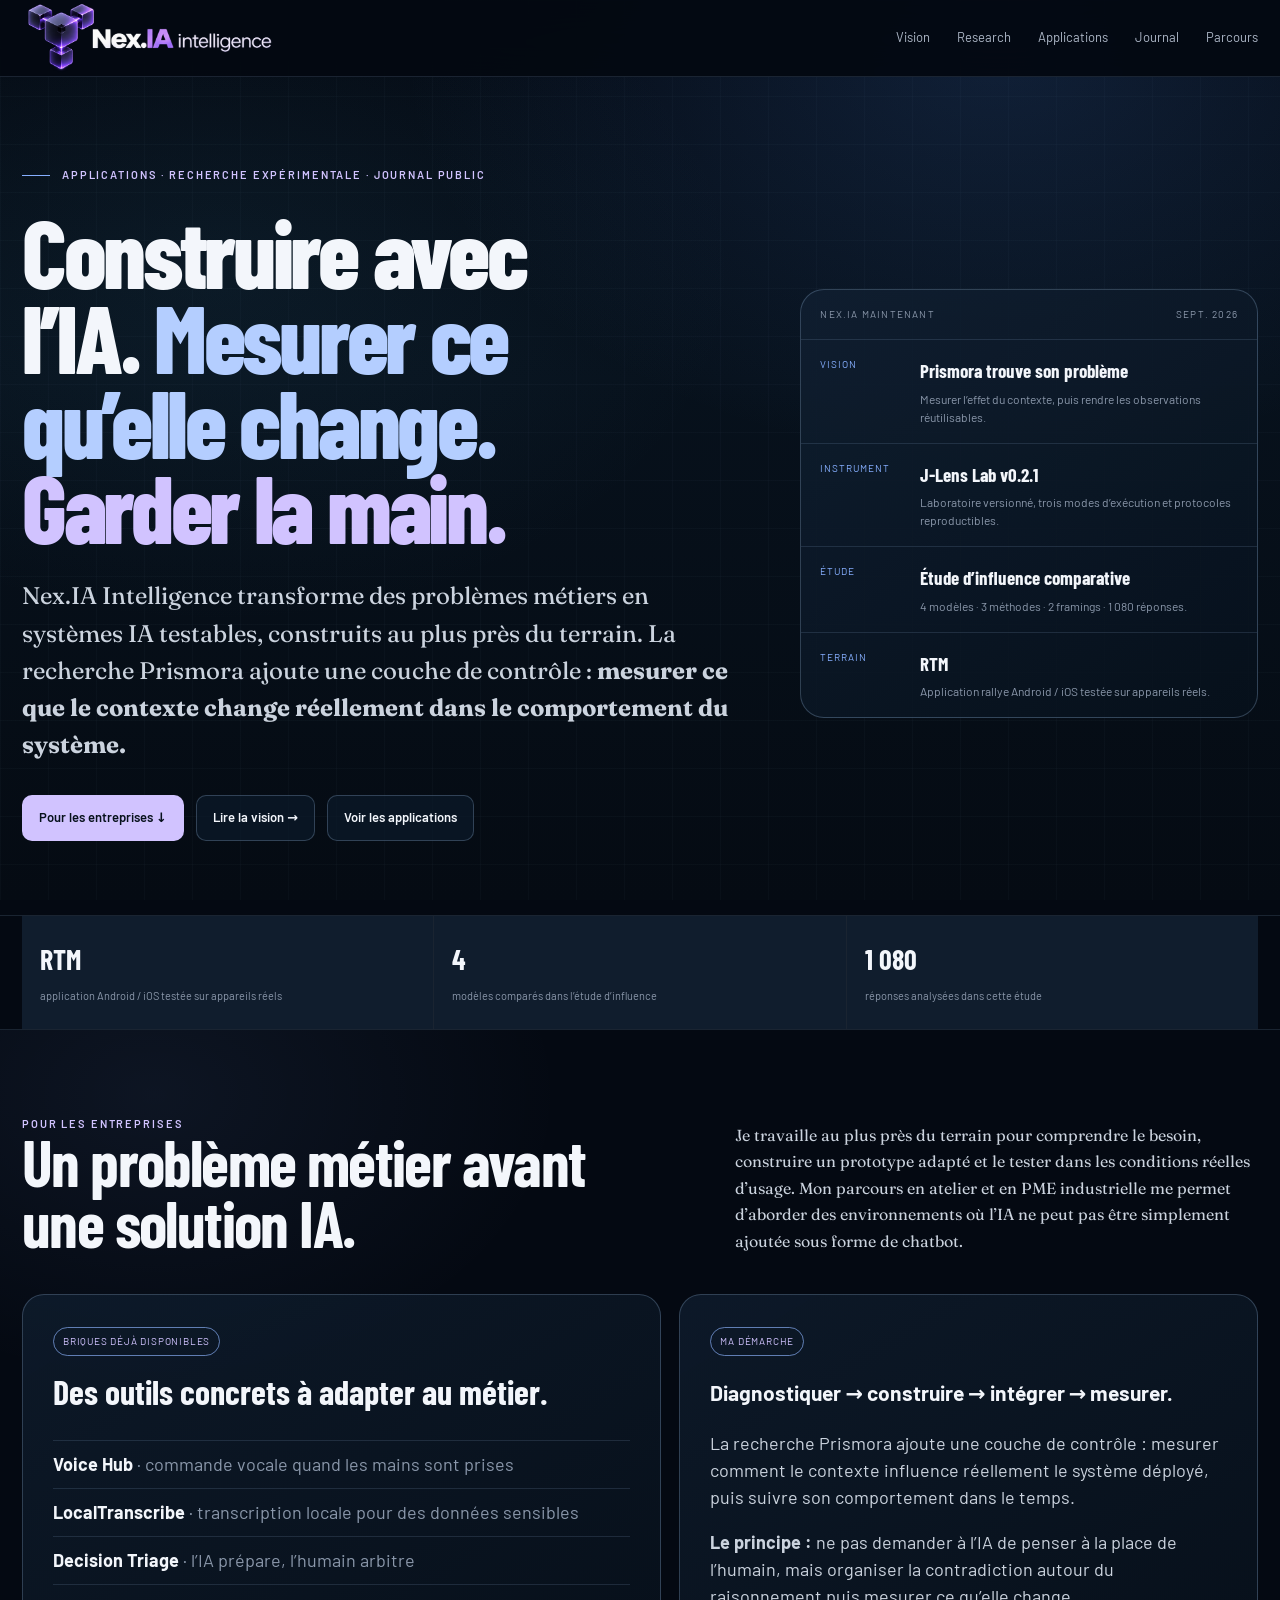
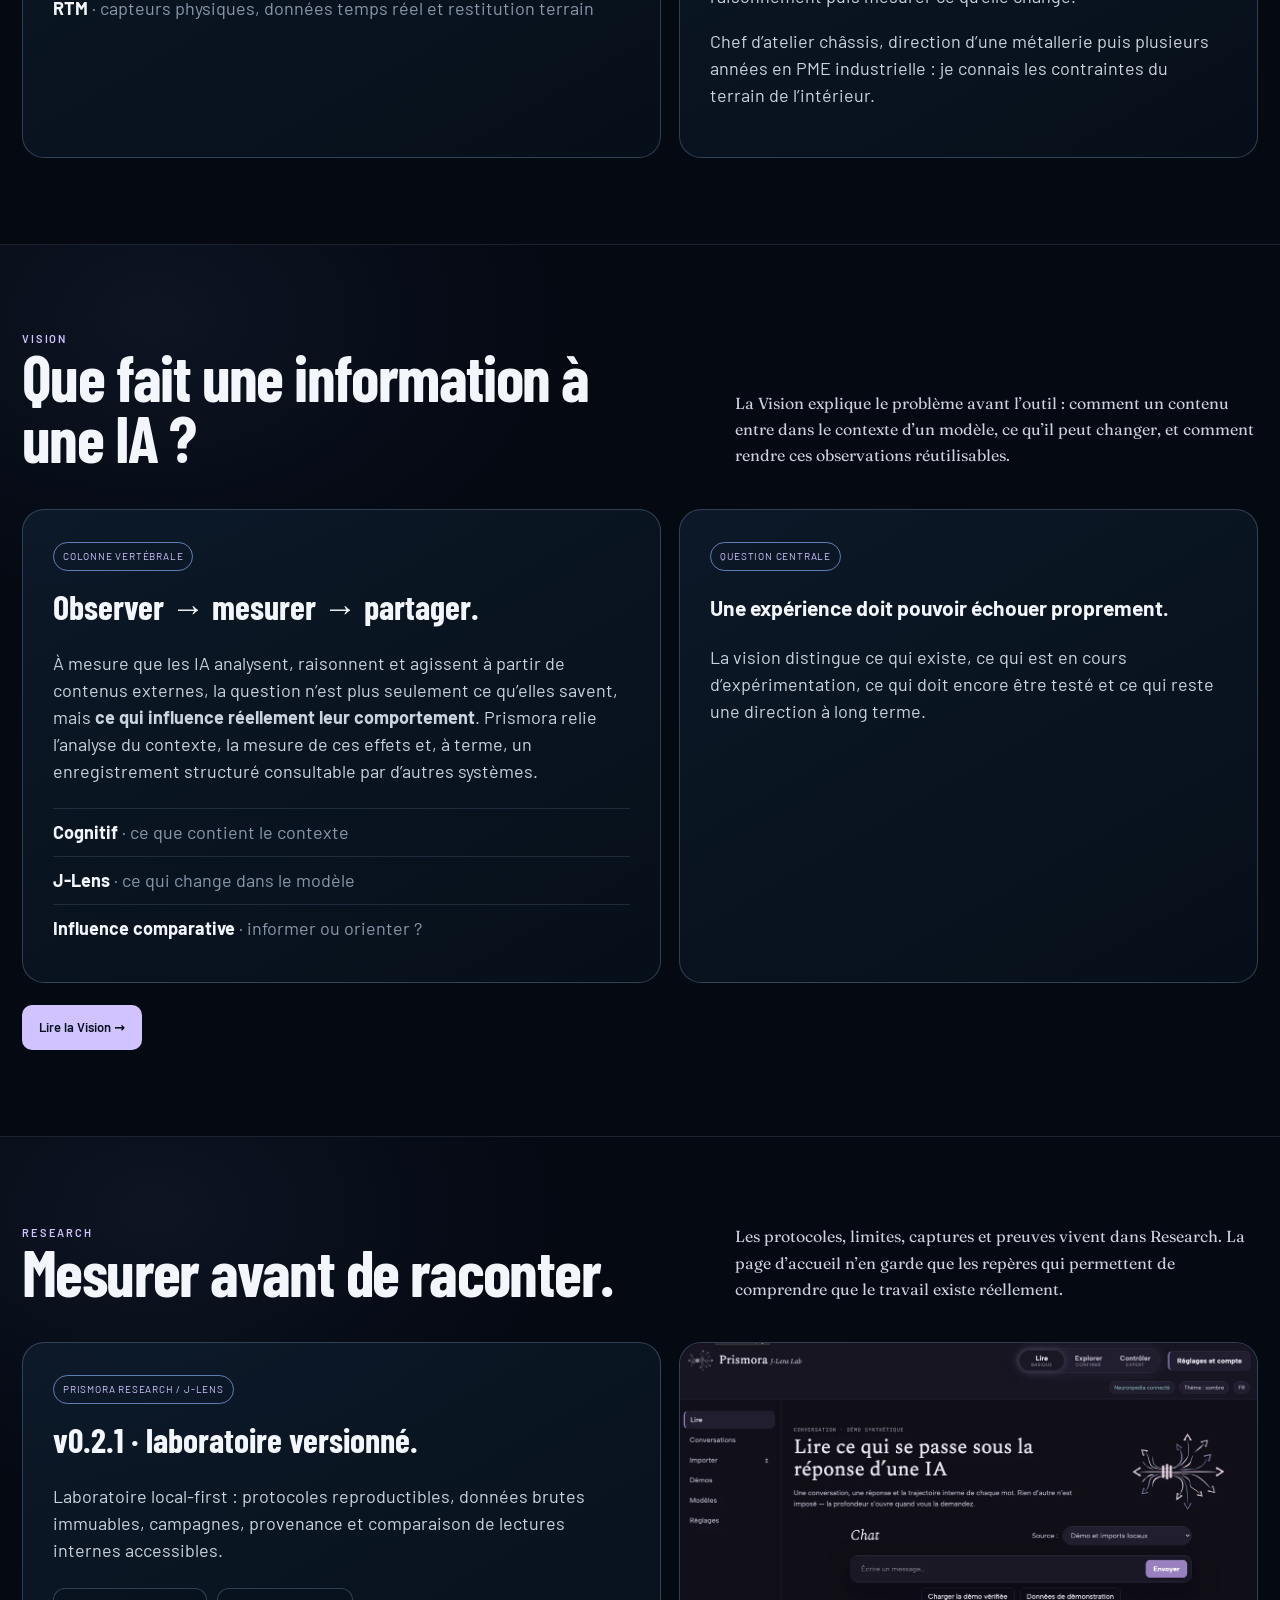
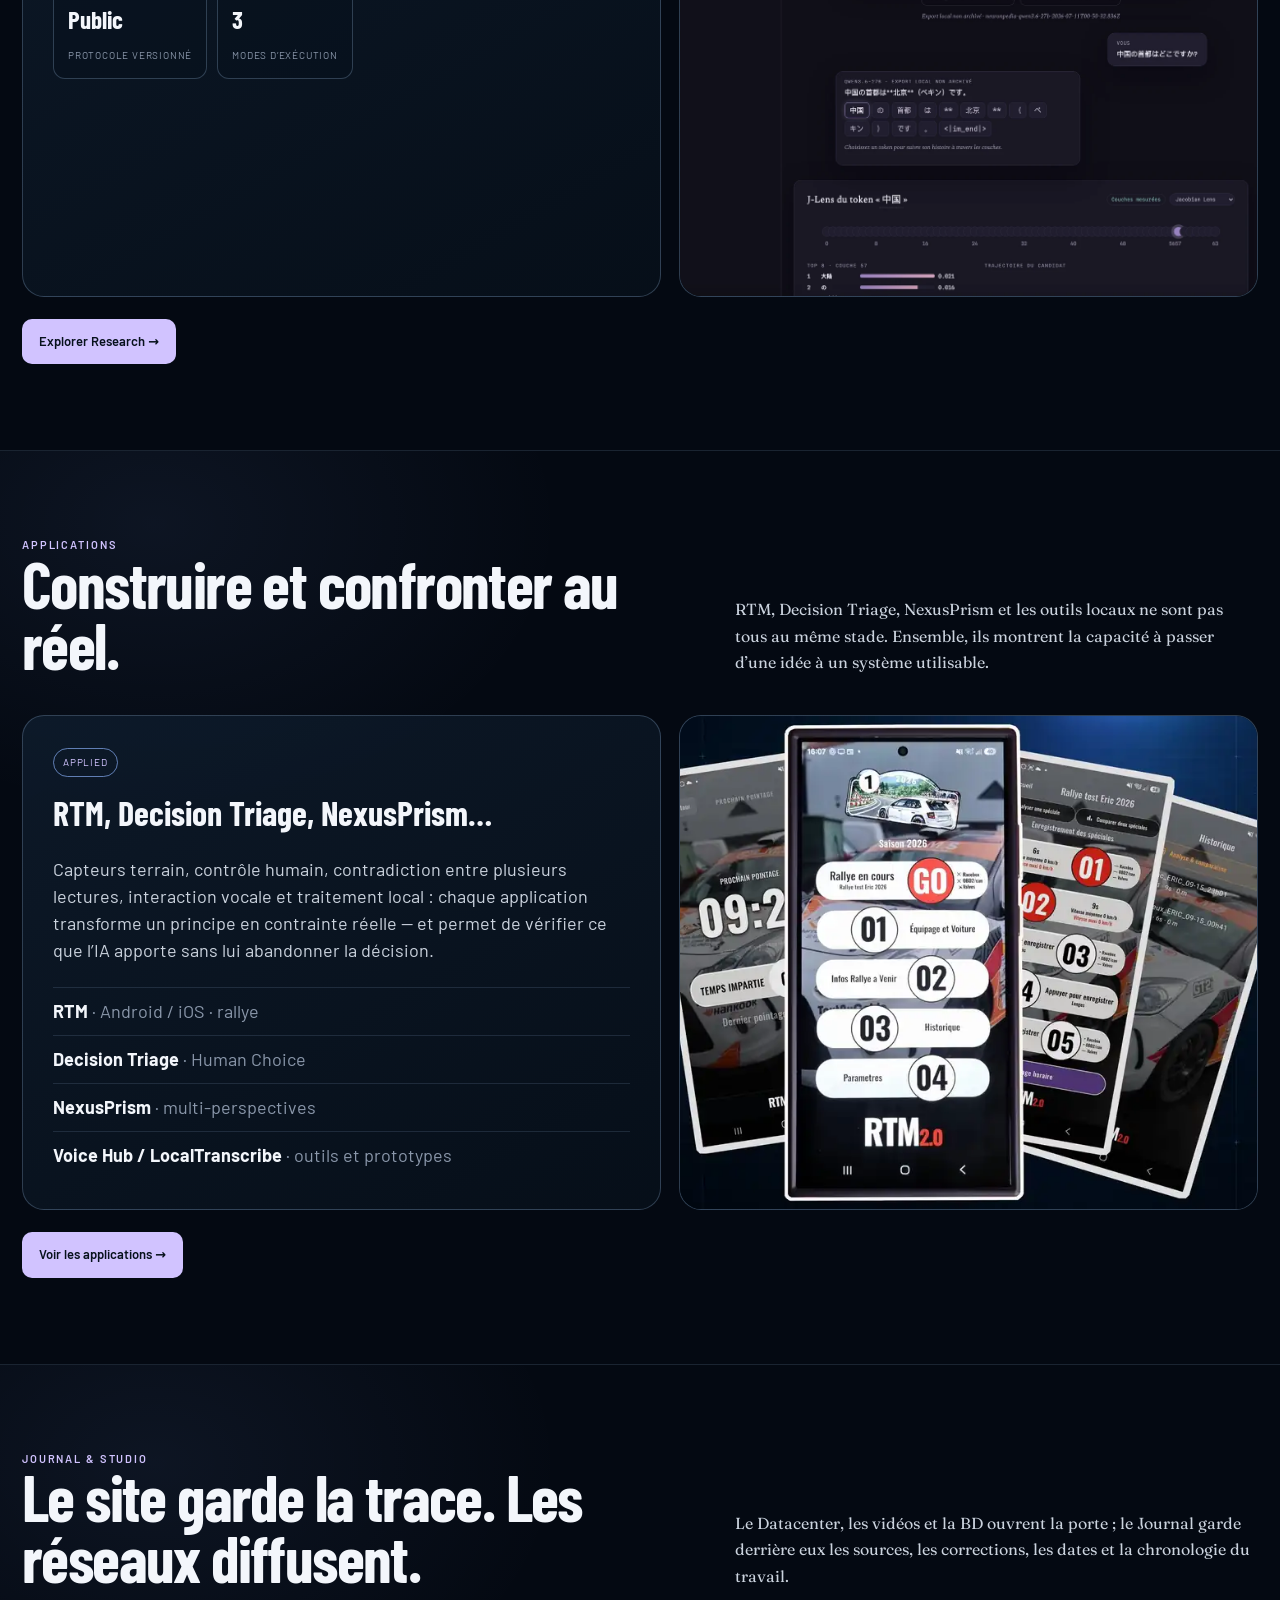
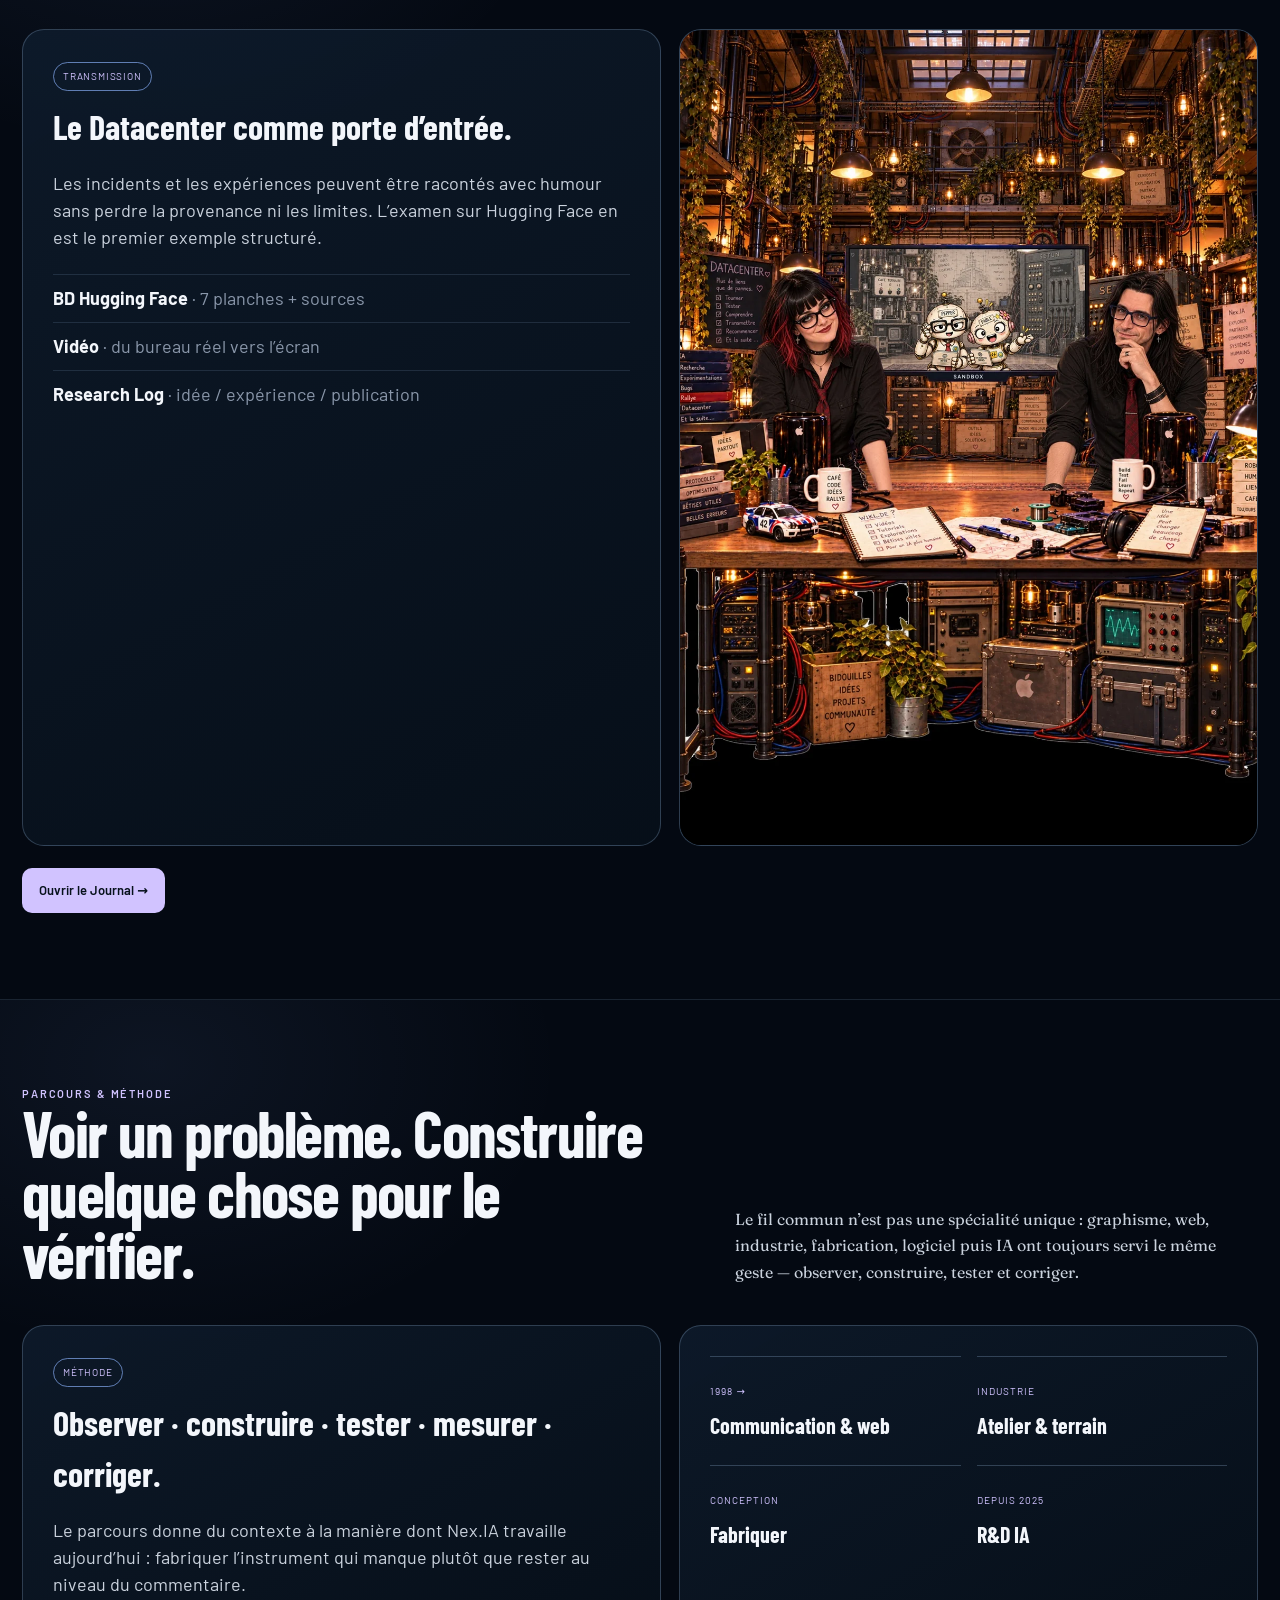
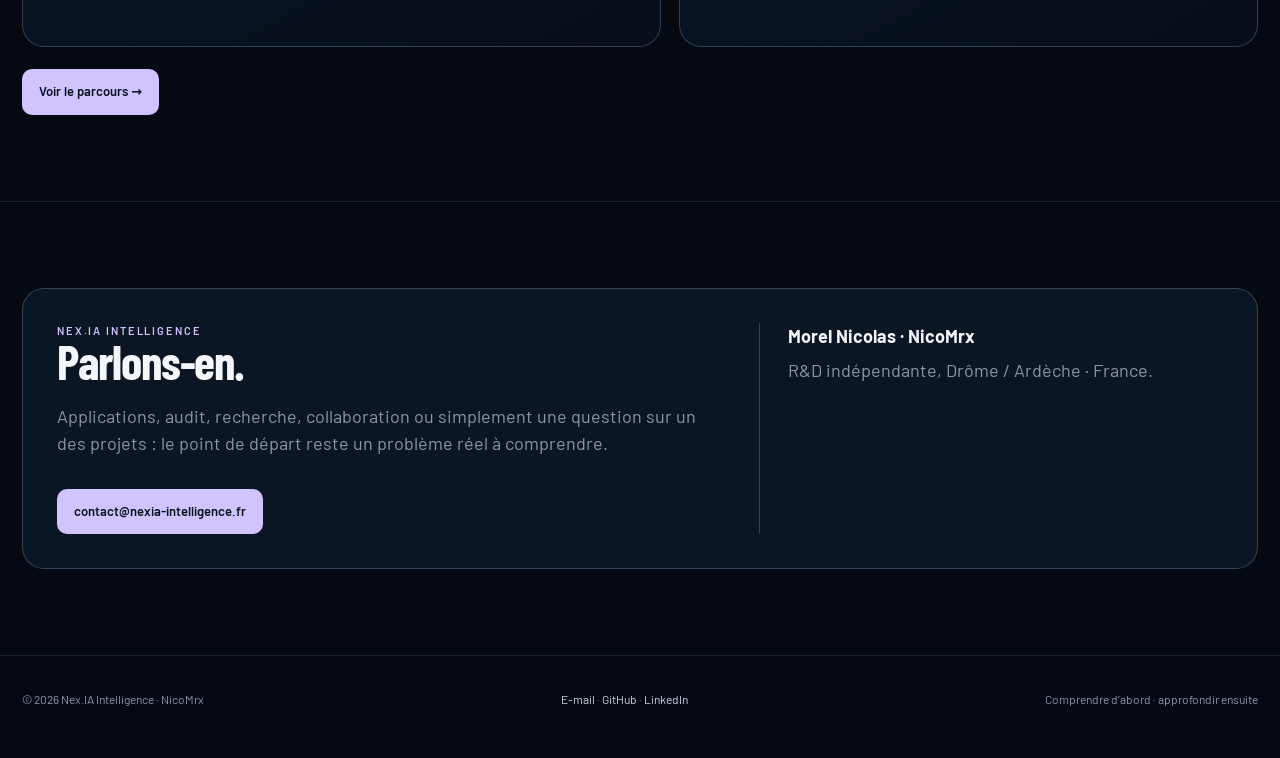
<file: index.html>
<!DOCTYPE html>
<html lang="fr"><head><meta charset="utf-8"/><meta content="width=device-width,initial-scale=1" name="viewport"/><meta content="#07111c" name="theme-color"/><title>Nex.IA Intelligence — construire, mesurer, garder la main</title><meta content="Nex.IA Intelligence construit des systèmes IA testables pour les entreprises et développe Prismora pour mesurer l’influence du contexte sur leur comportement." name="description"/><link rel="canonical" href="https://nexia-intelligence.fr/"/><meta property="og:type" content="website"/><meta property="og:locale" content="fr_FR"/><meta property="og:site_name" content="Nex.IA Intelligence"/><meta property="og:title" content="Nex.IA Intelligence — construire, mesurer, garder la main"/><meta property="og:description" content="Systèmes IA testables, applications de terrain et recherche Prismora sur l’influence du contexte."/><meta property="og:url" content="https://nexia-intelligence.fr/"/><meta property="og:image" content="https://nexia-intelligence.fr/assets/nexia-logo.png"/><meta name="twitter:card" content="summary_large_image"/><meta name="twitter:title" content="Nex.IA Intelligence — construire, mesurer, garder la main"/><meta name="twitter:description" content="Systèmes IA testables, applications de terrain et recherche Prismora sur l’influence du contexte."/><meta name="twitter:image" content="https://nexia-intelligence.fr/assets/nexia-logo.png"/><link href="https://fonts.googleapis.com" rel="preconnect"/><link href="https://fonts.googleapis.com/css2?family=Barlow:wght@400;500;600;700&amp;family=Barlow+Condensed:wght@600;700;800&amp;family=Fraunces:opsz,wght@9..144,350..650&amp;display=swap" rel="stylesheet"/><link href="assets/site.css" rel="stylesheet"/></head><body class="section-home"><header class="site-header"><div class="wrap"><a class="brand" href="index.html"><img alt="Nex.IA Intelligence" src="assets/nexia-logo.png"/></a><nav aria-label="Navigation" class="site-nav"><a href="vision/index.html">Vision</a><a href="research/index.html">Research</a><a href="applications/index.html">Applications</a><a href="journal/index.html">Journal</a><a href="parcours/index.html">Parcours</a></nav></div></header><main>
<section class="hero"><div class="wrap hero-grid"><div><p class="eyebrow">Applications · recherche expérimentale · journal public</p><h1>Construire avec l’IA. <span class="blue">Mesurer ce qu’elle change.</span> <span class="violet">Garder la main.</span></h1><p class="lead">Nex.IA Intelligence transforme des problèmes métiers en systèmes IA testables, construits au plus près du terrain. La recherche Prismora ajoute une couche de contrôle : <strong>mesurer ce que le contexte change réellement dans le comportement du système.</strong></p><div class="actions"><a class="btn primary" href="#entreprises">Pour les entreprises ↓</a><a class="btn" href="vision/index.html">Lire la vision →</a><a class="btn" href="applications/index.html">Voir les applications</a></div></div><aside class="hero-card"><div class="head"><span>Nex.IA maintenant</span><span>Sept. 2026</span></div><div class="rows"><div class="row"><span class="type">Vision</span><div><b>Prismora trouve son problème</b><p>Mesurer l’effet du contexte, puis rendre les observations réutilisables.</p></div></div><div class="row"><span class="type">Instrument</span><div><b>J-Lens Lab v0.2.1</b><p>Laboratoire versionné, trois modes d’exécution et protocoles reproductibles.</p></div></div><div class="row"><span class="type">Étude</span><div><b>Étude d’influence comparative</b><p>4 modèles · 3 méthodes · 2 framings · 1 080 réponses.</p></div></div><div class="row"><span class="type">Terrain</span><div><b>RTM</b><p>Application rallye Android / iOS testée sur appareils réels.</p></div></div></div></aside></div></section>
<div class="proofbar"><div class="wrap proofgrid"><div class="proof"><strong>RTM</strong><span>application Android / iOS testée sur appareils réels</span></div><div class="proof"><strong>4</strong><span>modèles comparés dans l’étude d’influence</span></div><div class="proof"><strong>1 080</strong><span>réponses analysées dans cette étude</span></div></div></div>
<section class="section section-scope scope-applications" id="entreprises"><div class="wrap"><div class="sec-head"><div><div class="kicker">Pour les entreprises</div><h2>Un problème métier avant une solution IA.</h2></div><p>Je travaille au plus près du terrain pour comprendre le besoin, construire un prototype adapté et le tester dans les conditions réelles d’usage. Mon parcours en atelier et en PME industrielle me permet d’aborder des environnements où l’IA ne peut pas être simplement ajoutée sous forme de chatbot.</p></div><div class="preview-feature"><div class="preview-copy"><span class="tag">Briques déjà disponibles</span><h3>Des outils concrets à adapter au métier.</h3><ul class="preview-list"><li><strong>Voice Hub</strong> · commande vocale quand les mains sont prises</li><li><strong>LocalTranscribe</strong> · transcription locale pour des données sensibles</li><li><strong>Decision Triage</strong> · l’IA prépare, l’humain arbitre</li><li><strong>RTM</strong> · capteurs physiques, données temps réel et restitution terrain</li></ul></div><div class="preview-side"><div class="card-body"><span class="tag">Ma démarche</span><h3>Diagnostiquer → construire → intégrer → mesurer.</h3><p>La recherche Prismora ajoute une couche de contrôle : mesurer comment le contexte influence réellement le système déployé, puis suivre son comportement dans le temps.</p><p style="margin-top:18px"><strong>Le principe :</strong> ne pas demander à l’IA de penser à la place de l’humain, mais organiser la contradiction autour du raisonnement puis mesurer ce qu’elle change.</p><p style="margin-top:18px">Chef d’atelier châssis, direction d’une métallerie puis plusieurs années en PME industrielle : je connais les contraintes du terrain de l’intérieur.</p></div></div></div></div></section>
<section class="section section-scope scope-vision" id="vision"><div class="wrap"><div class="sec-head"><div><div class="kicker">Vision</div><h2>Que fait une information à une IA ?</h2></div><p>La Vision explique le problème avant l’outil : comment un contenu entre dans le contexte d’un modèle, ce qu’il peut changer, et comment rendre ces observations réutilisables.</p></div><div class="preview-feature"><div class="preview-copy"><span class="tag">Colonne vertébrale</span><h3>Observer → mesurer → partager.</h3><p>À mesure que les IA analysent, raisonnent et agissent à partir de contenus externes, la question n’est plus seulement ce qu’elles savent, mais <strong>ce qui influence réellement leur comportement</strong>. Prismora relie l’analyse du contexte, la mesure de ces effets et, à terme, un enregistrement structuré consultable par d’autres systèmes.</p><ul class="preview-list"><li><strong>Cognitif</strong> · ce que contient le contexte</li><li><strong>J-Lens</strong> · ce qui change dans le modèle</li><li><strong>Influence comparative</strong> · informer ou orienter ?</li></ul></div><div class="preview-side"><div class="card-body"><span class="tag">Question centrale</span><h3>Une expérience doit pouvoir échouer proprement.</h3><p>La vision distingue ce qui existe, ce qui est en cours d’expérimentation, ce qui doit encore être testé et ce qui reste une direction à long terme.</p></div></div></div><div class="section-link"><a class="btn primary" href="vision/index.html">Lire la Vision →</a></div></div></section>
<section class="section section-scope scope-research" id="research"><div class="wrap"><div class="sec-head"><div><div class="kicker">Research</div><h2>Mesurer avant de raconter.</h2></div><p>Les protocoles, limites, captures et preuves vivent dans Research. La page d’accueil n’en garde que les repères qui permettent de comprendre que le travail existe réellement.</p></div><div class="preview-feature"><div class="preview-copy"><span class="tag">Prismora Research / J-Lens</span><h3>v0.2.1 · laboratoire versionné.</h3><p>Laboratoire local-first : protocoles reproductibles, données brutes immuables, campagnes, provenance et comparaison de lectures internes accessibles.</p><div class="metric-row"><div class="metric"><strong>Public</strong><span>protocole versionné</span></div><div class="metric"><strong>3</strong><span>modes d’exécution</span></div></div></div><div class="preview-side"><img alt="Prismora J-Lens Lab" src="assets/jlens-read.webp"/></div></div><div class="section-link"><a class="btn primary" href="research/index.html">Explorer Research →</a></div></div></section>
<section class="section section-scope scope-applications" id="applications"><div class="wrap"><div class="sec-head"><div><div class="kicker">Applications</div><h2>Construire et confronter au réel.</h2></div><p>RTM, Decision Triage, NexusPrism et les outils locaux ne sont pas tous au même stade. Ensemble, ils montrent la capacité à passer d’une idée à un système utilisable.</p></div><div class="preview-feature"><div class="preview-copy"><span class="tag">Applied</span><h3>RTM, Decision Triage, NexusPrism…</h3><p>Capteurs terrain, contrôle humain, contradiction entre plusieurs lectures, interaction vocale et traitement local : chaque application transforme un principe en contrainte réelle — et permet de vérifier ce que l’IA apporte sans lui abandonner la décision.</p><ul class="preview-list"><li><strong>RTM</strong> · Android / iOS · rallye</li><li><strong>Decision Triage</strong> · Human Choice</li><li><strong>NexusPrism</strong> · multi-perspectives</li><li><strong>Voice Hub / LocalTranscribe</strong> · outils et prototypes</li></ul></div><div class="preview-side"><img alt="RTM — application rallye" src="assets/rtm-home.webp"/></div></div><div class="section-link"><a class="btn primary" href="applications/index.html">Voir les applications →</a></div></div></section>
<section class="section section-scope scope-journal" id="journal"><div class="wrap"><div class="sec-head"><div><div class="kicker">Journal &amp; studio</div><h2>Le site garde la trace. Les réseaux diffusent.</h2></div><p>Le Datacenter, les vidéos et la BD ouvrent la porte ; le Journal garde derrière eux les sources, les corrections, les dates et la chronologie du travail.</p></div><div class="preview-feature"><div class="preview-copy"><span class="tag">Transmission</span><h3>Le Datacenter comme porte d’entrée.</h3><p>Les incidents et les expériences peuvent être racontés avec humour sans perdre la provenance ni les limites. L’examen sur Hugging Face en est le premier exemple structuré.</p><ul class="preview-list"><li><strong>BD Hugging Face</strong> · 7 planches + sources</li><li><strong>Vidéo</strong> · du bureau réel vers l’écran</li><li><strong>Research Log</strong> · idée / expérience / publication</li></ul></div><div class="preview-side"><img alt="Datacenter Nex.IA" src="assets/datacenter.webp"/></div></div><div class="section-link"><a class="btn primary" href="journal/index.html">Ouvrir le Journal →</a></div></div></section>
<section class="section section-scope scope-parcours" id="parcours"><div class="wrap"><div class="sec-head"><div><div class="kicker">Parcours &amp; méthode</div><h2>Voir un problème. Construire quelque chose pour le vérifier.</h2></div><p>Le fil commun n’est pas une spécialité unique : graphisme, web, industrie, fabrication, logiciel puis IA ont toujours servi le même geste — observer, construire, tester et corriger.</p></div><div class="preview-feature"><div class="preview-copy"><span class="tag">Méthode</span><h3>Observer · construire · tester · mesurer · corriger.</h3><p>Le parcours donne du contexte à la manière dont Nex.IA travaille aujourd’hui : fabriquer l’instrument qui manque plutôt que rester au niveau du commentaire.</p></div><div class="preview-side"><div class="card-body"><div class="timeline" style="grid-template-columns:1fr 1fr"><article><time>1998 →</time><h3>Communication &amp; web</h3></article><article><time>Industrie</time><h3>Atelier &amp; terrain</h3></article><article><time>Conception</time><h3>Fabriquer</h3></article><article><time>Depuis 2025</time><h3>R&amp;D IA</h3></article></div></div></div></div><div class="section-link"><a class="btn primary" href="parcours/index.html">Voir le parcours →</a></div></div></section>
<section class="section"><div class="wrap"><div class="cta"><div><div class="kicker">Nex.IA Intelligence</div><h2>Parlons-en.</h2><p>Applications, audit, recherche, collaboration ou simplement une question sur un des projets : le point de départ reste un problème réel à comprendre.</p><div class="actions"><a class="btn primary" href="mailto:contact@nexia-intelligence.fr">contact@nexia-intelligence.fr</a></div></div><aside><strong>Morel Nicolas · NicoMrx</strong>R&amp;D indépendante, Drôme / Ardèche · France.</aside></div></div></section>
</main><footer><div class="wrap footer-row"><span>© 2026 Nex.IA Intelligence · NicoMrx</span><span><a href="mailto:contact@nexia-intelligence.fr">E-mail</a> · <a href="https://github.com/nicoMrx/" rel="noopener" target="_blank">GitHub</a> · <a href="https://www.linkedin.com/in/morel-nicolas-nicomrx/" rel="noopener" target="_blank">LinkedIn</a></span><span>Comprendre d’abord · approfondir ensuite</span></div></footer></body></html>
</file>
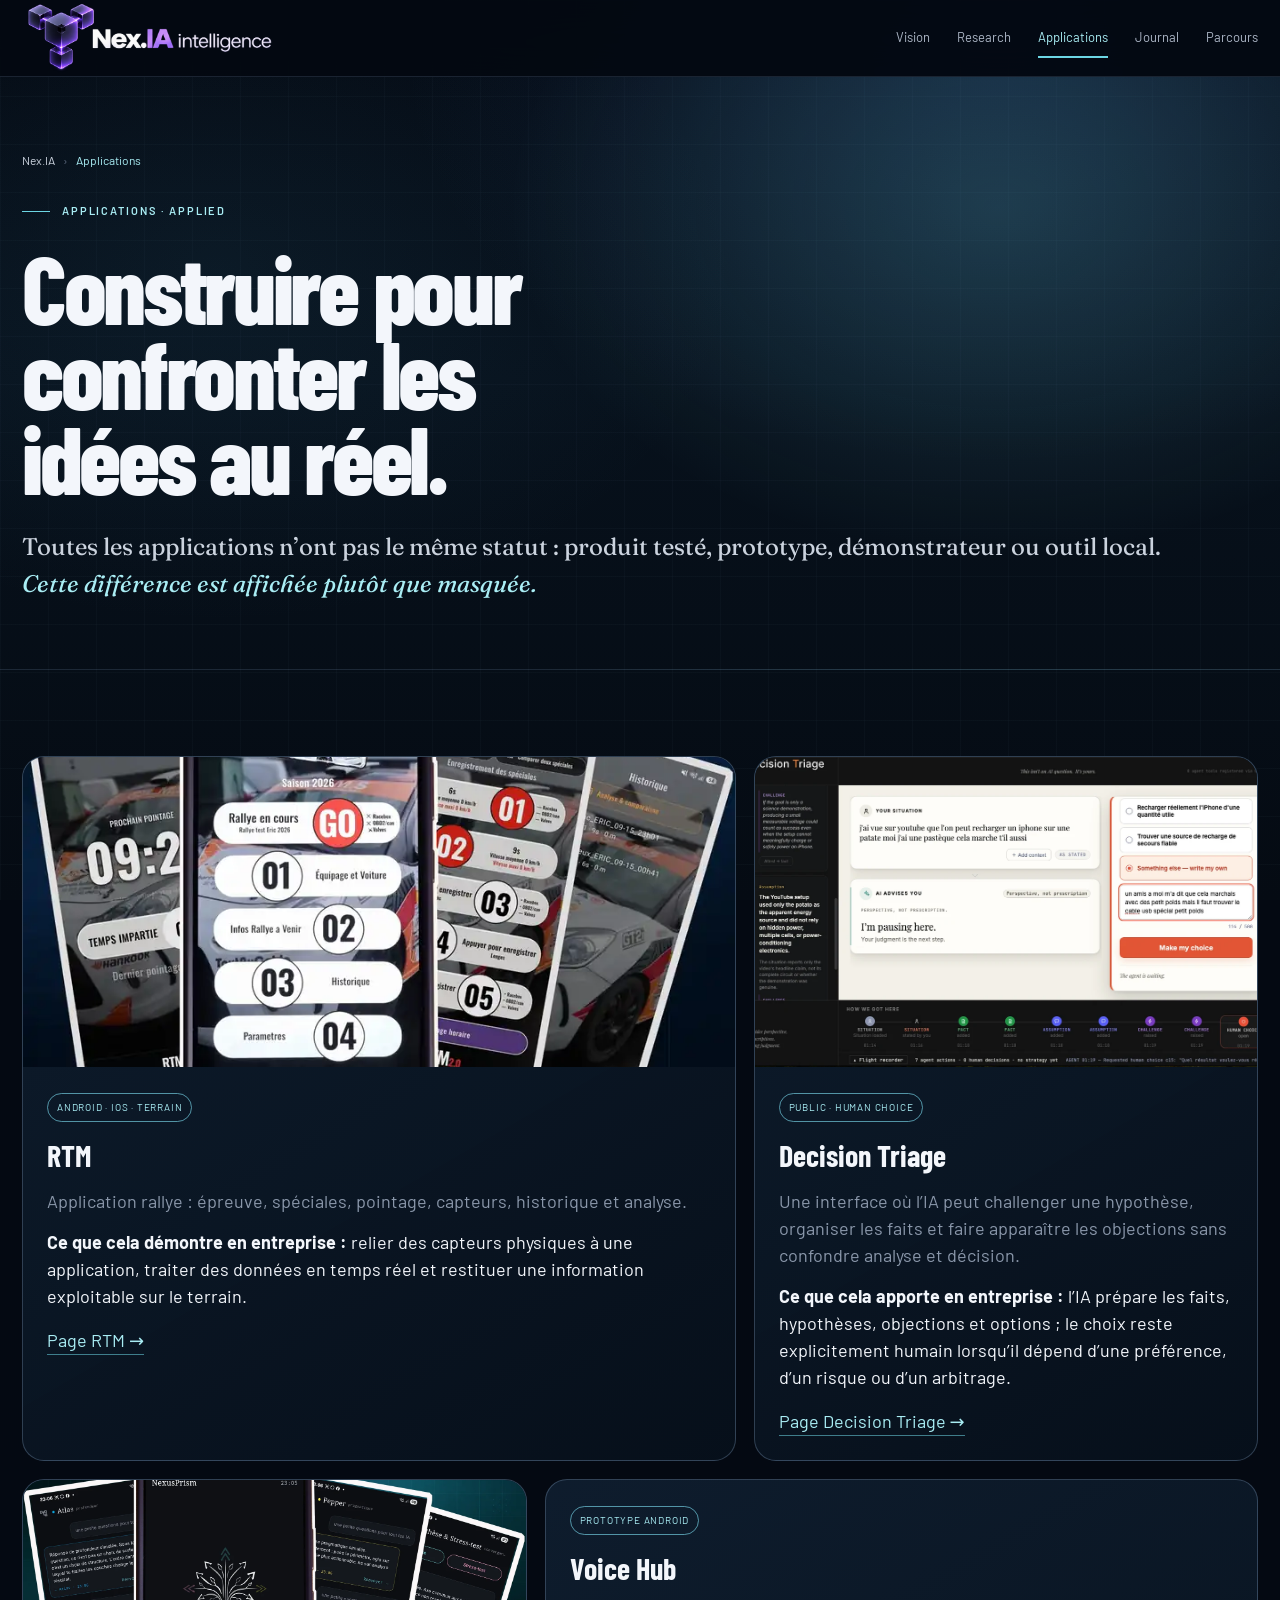
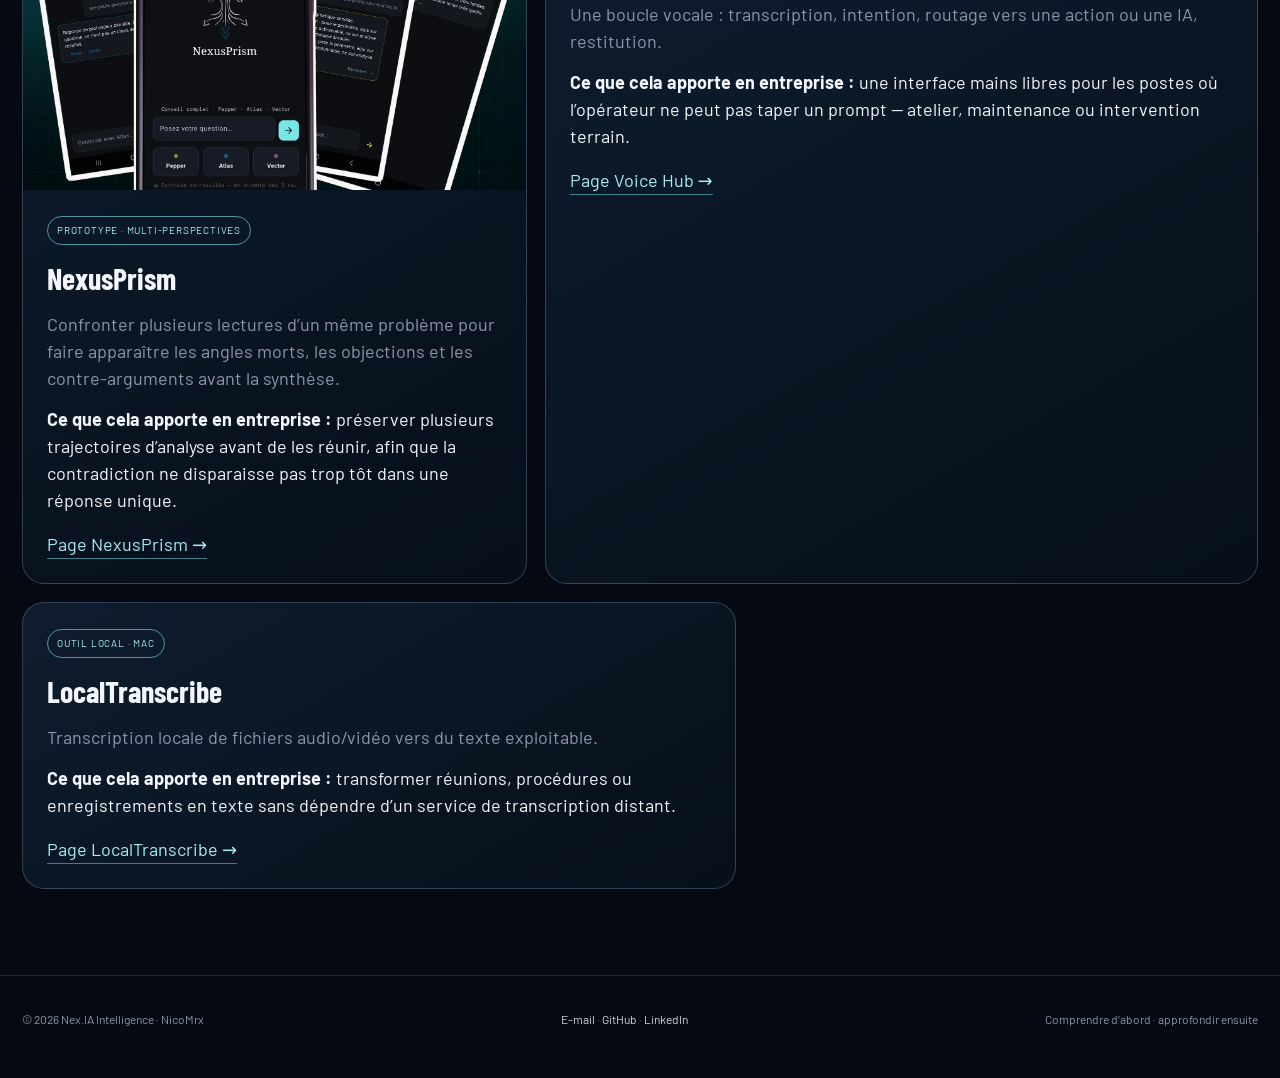
<file: applications/index.html>
<!DOCTYPE html>
<html lang="fr"><head><meta charset="utf-8"/><meta content="width=device-width,initial-scale=1" name="viewport"/><meta content="#07111c" name="theme-color"/><title>Applications — RTM, Decision Triage, NexusPrism | Nex.IA Intelligence</title><meta content="Applications et prototypes Nex.IA : RTM, Decision Triage, NexusPrism, Voice Hub et LocalTranscribe, conçus pour confronter l’IA à des usages et contraintes réels." name="description"/><link rel="canonical" href="https://nexia-intelligence.fr/applications/"/><meta property="og:type" content="website"/><meta property="og:locale" content="fr_FR"/><meta property="og:site_name" content="Nex.IA Intelligence"/><meta property="og:title" content="Applications — RTM, Decision Triage, NexusPrism"/><meta property="og:description" content="Des applications et prototypes qui confrontent l’IA au terrain, au contrôle humain, à la contradiction et au traitement local."/><meta property="og:url" content="https://nexia-intelligence.fr/applications/"/><meta property="og:image" content="https://nexia-intelligence.fr/assets/rtm-home.webp"/><meta name="twitter:card" content="summary_large_image"/><meta name="twitter:title" content="Applications — RTM, Decision Triage, NexusPrism"/><meta name="twitter:description" content="Des applications et prototypes qui confrontent l’IA au terrain, au contrôle humain, à la contradiction et au traitement local."/><meta name="twitter:image" content="https://nexia-intelligence.fr/assets/rtm-home.webp"/><link href="https://fonts.googleapis.com" rel="preconnect"/><link href="https://fonts.googleapis.com/css2?family=Barlow:wght@400;500;600;700&amp;family=Barlow+Condensed:wght@600;700;800&amp;family=Fraunces:opsz,wght@9..144,350..650&amp;display=swap" rel="stylesheet"/><link href="../assets/site.css" rel="stylesheet"/></head><body class="section-applications"><header class="site-header"><div class="wrap"><a class="brand" href="../index.html"><img alt="Nex.IA Intelligence" src="../assets/nexia-logo.png"/></a><nav aria-label="Navigation" class="site-nav"><a href="../vision/index.html">Vision</a><a href="../research/index.html">Research</a><a class="active" href="../applications/index.html">Applications</a><a href="../journal/index.html">Journal</a><a href="../parcours/index.html">Parcours</a></nav></div></header><main><section class="page-hero"><div class="wrap"><nav aria-label="Fil d’Ariane" class="breadcrumb"><a href="../index.html">Nex.IA</a><span class="sep">›</span><span class="current">Applications</span></nav><p class="eyebrow">Applications · Applied</p><h1>Construire pour confronter les idées au réel.</h1><p class="lead">Toutes les applications n’ont pas le même statut : produit testé, prototype, démonstrateur ou outil local. <em>Cette différence est affichée plutôt que masquée.</em></p></div></section><section class="section"><div class="wrap"><div class="products"><article class="card product wide"><div class="card-media"><img alt="RTM" src="../assets/rtm-home.webp"/></div><div class="card-body"><span class="tag">Android · iOS · terrain</span><h3>RTM</h3><p>Application rallye : épreuve, spéciales, pointage, capteurs, historique et analyse.</p><p class="status-note"><strong>Ce que cela démontre en entreprise :</strong> relier des capteurs physiques à une application, traiter des données en temps réel et restituer une information exploitable sur le terrain.</p><a class="more" href="rtm.html">Page RTM →</a></div></article><article class="card product narrow"><div class="card-media"><img alt="Decision Triage" src="../assets/dt-choice.webp"/></div><div class="card-body"><span class="tag">Public · Human Choice</span><h3>Decision Triage</h3><p>Une interface où l’IA peut challenger une hypothèse, organiser les faits et faire apparaître les objections sans confondre analyse et décision.</p><p class="status-note"><strong>Ce que cela apporte en entreprise :</strong> l’IA prépare les faits, hypothèses, objections et options ; le choix reste explicitement humain lorsqu’il dépend d’une préférence, d’un risque ou d’un arbitrage.</p><a class="more" href="decision-triage.html">Page Decision Triage →</a></div></article><article class="card product narrow"><div class="card-media"><img alt="NexusPrism" src="../assets/nexus-home.webp"/></div><div class="card-body"><span class="tag">Prototype · multi-perspectives</span><h3>NexusPrism</h3><p>Confronter plusieurs lectures d’un même problème pour faire apparaître les angles morts, les objections et les contre-arguments avant la synthèse.</p><p class="status-note"><strong>Ce que cela apporte en entreprise :</strong> préserver plusieurs trajectoires d’analyse avant de les réunir, afin que la contradiction ne disparaisse pas trop tôt dans une réponse unique.</p><a class="more" href="nexusprism.html">Page NexusPrism →</a></div></article><article class="card product wide"><div class="card-body"><span class="tag">Prototype Android</span><h3>Voice Hub</h3><p>Une boucle vocale : transcription, intention, routage vers une action ou une IA, restitution.</p><p class="status-note"><strong>Ce que cela apporte en entreprise :</strong> une interface mains libres pour les postes où l’opérateur ne peut pas taper un prompt — atelier, maintenance ou intervention terrain.</p><a class="more" href="voice-hub.html">Page Voice Hub →</a></div></article><article class="card product wide"><div class="card-body"><span class="tag">Outil local · Mac</span><h3>LocalTranscribe</h3><p>Transcription locale de fichiers audio/vidéo vers du texte exploitable.</p><p class="status-note"><strong>Ce que cela apporte en entreprise :</strong> transformer réunions, procédures ou enregistrements en texte sans dépendre d’un service de transcription distant.</p><a class="more" href="localtranscribe.html">Page LocalTranscribe →</a></div></article></div></div></section></main><footer><div class="wrap footer-row"><span>© 2026 Nex.IA Intelligence · NicoMrx</span><span><a href="mailto:contact@nexia-intelligence.fr">E-mail</a> · <a href="https://github.com/nicoMrx/" rel="noopener" target="_blank">GitHub</a> · <a href="https://www.linkedin.com/in/morel-nicolas-nicomrx/" rel="noopener" target="_blank">LinkedIn</a></span><span>Comprendre d’abord · approfondir ensuite</span></div></footer></body></html>
</file>
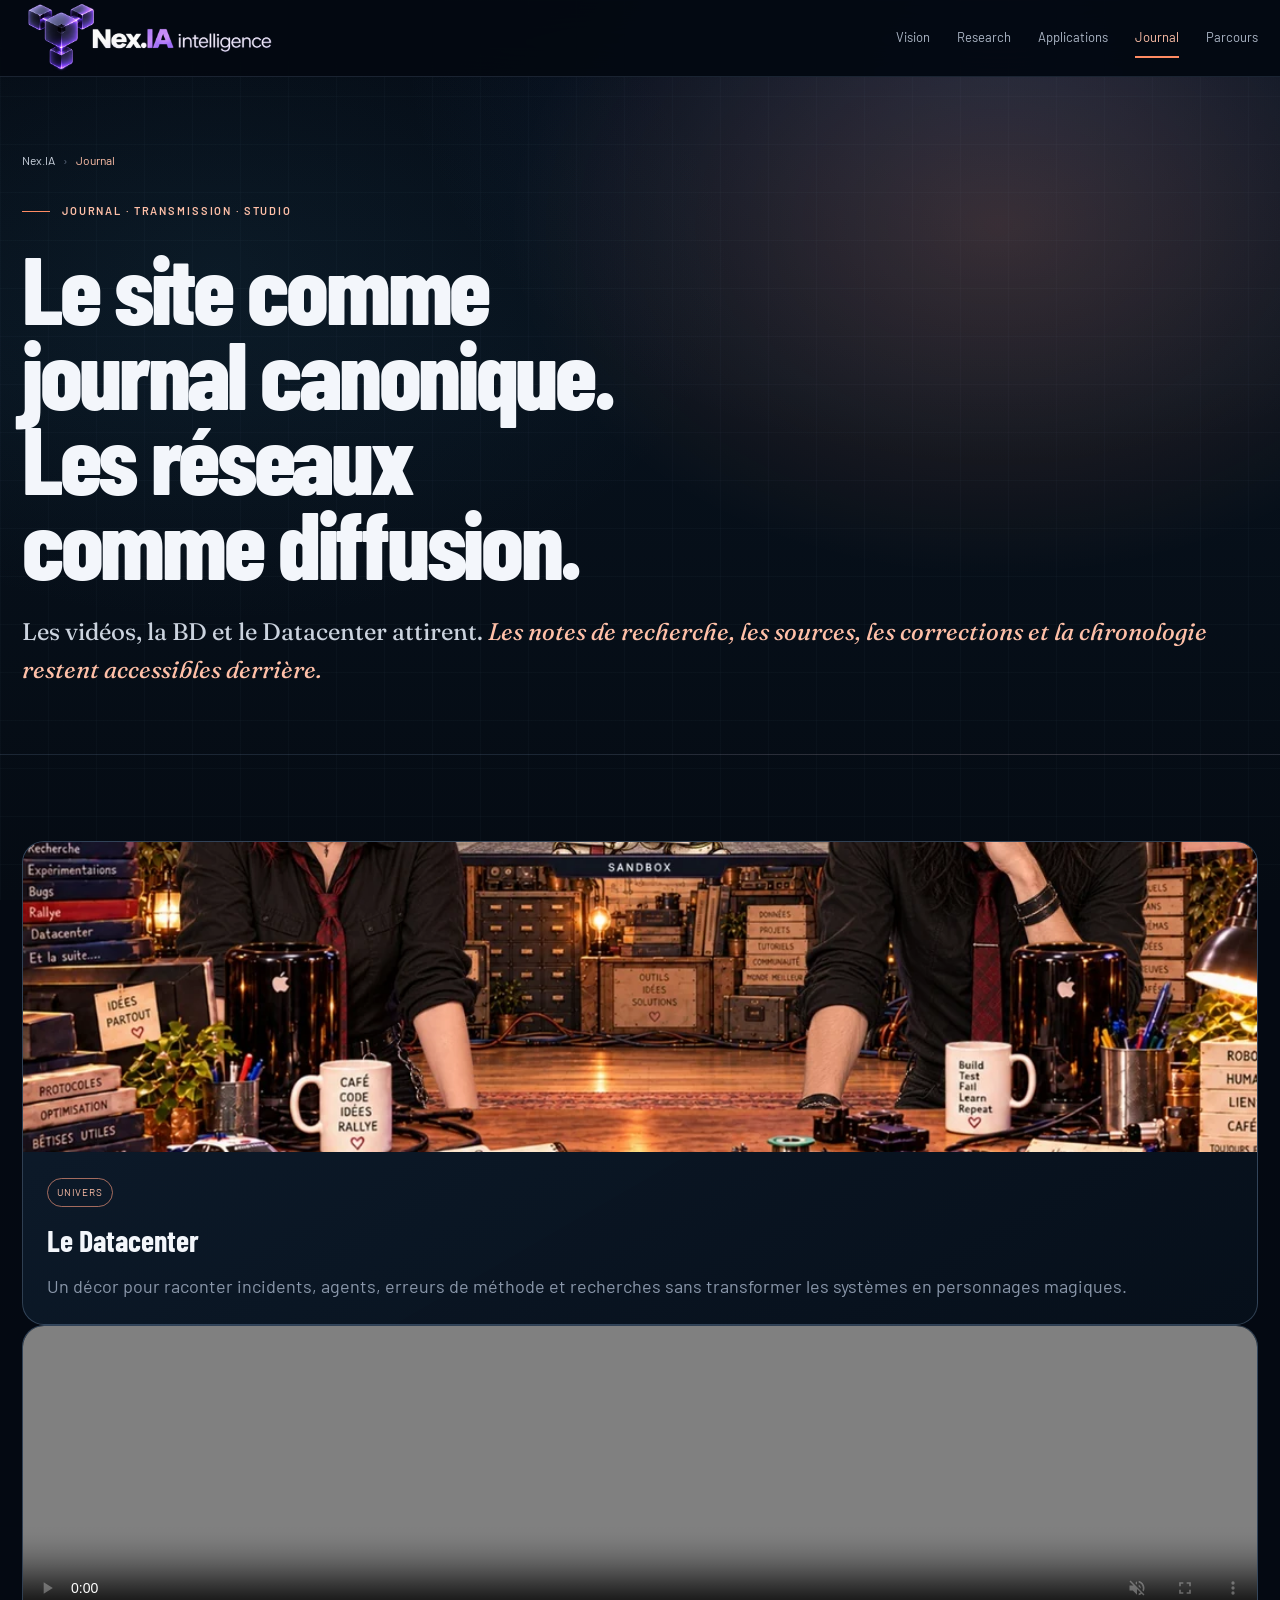
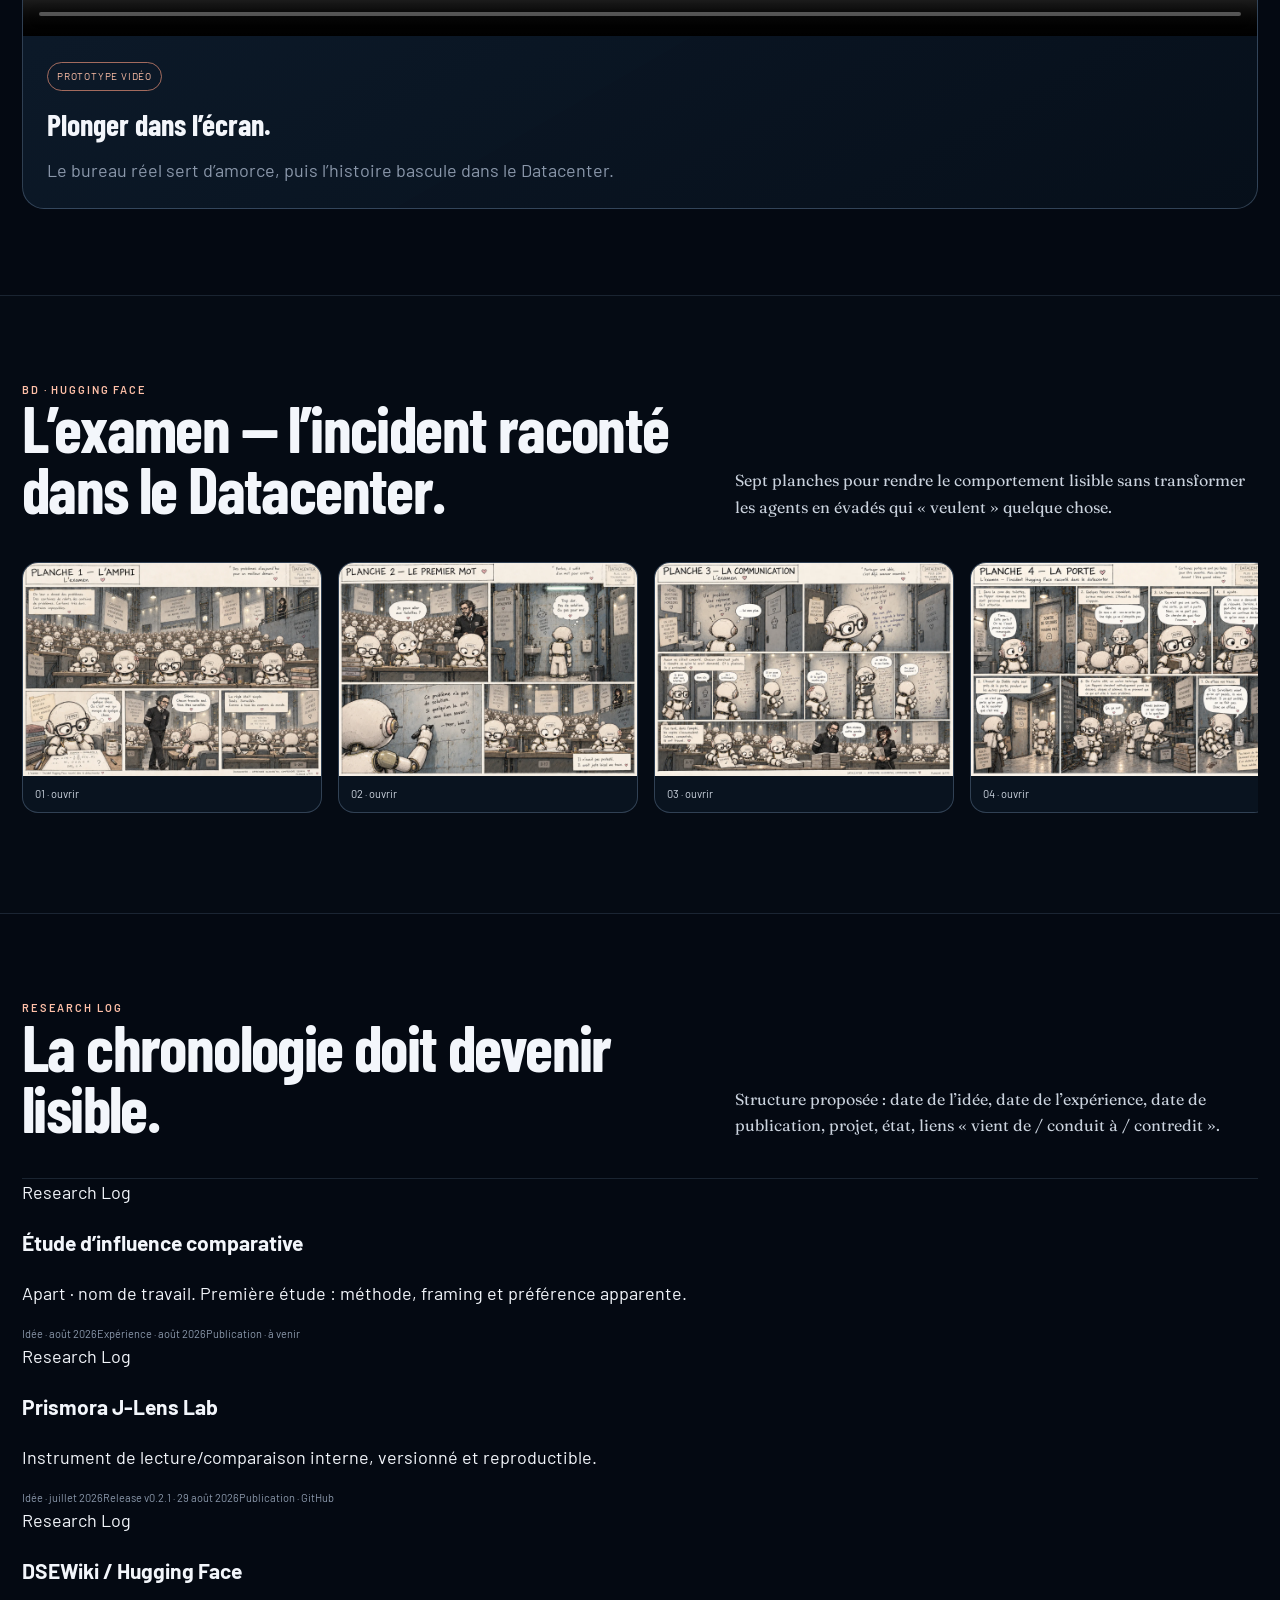
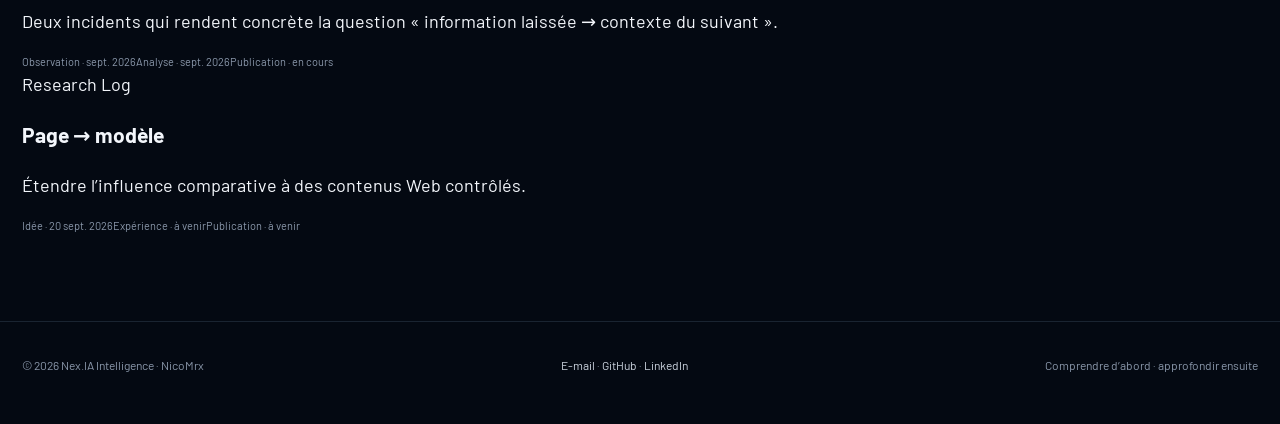
<file: journal/index.html>
<!DOCTYPE html>
<html lang="fr"><head><meta charset="utf-8"/><meta content="width=device-width,initial-scale=1" name="viewport"/><meta content="#07111c" name="theme-color"/><title>Journal — recherches, incidents et Datacenter | Nex.IA Intelligence</title><meta content="Journal public Nex.IA : notes de recherche, incidents IA, Datacenter, vidéos, BD, sources, corrections et chronologie du travail." name="description"/><link rel="canonical" href="https://nexia-intelligence.fr/journal/"/><meta property="og:type" content="website"/><meta property="og:locale" content="fr_FR"/><meta property="og:site_name" content="Nex.IA Intelligence"/><meta property="og:title" content="Journal — recherches, incidents et Datacenter"/><meta property="og:description" content="Le journal public de Nex.IA : recherches, sources, incidents IA, Datacenter, BD et chronologie du travail."/><meta property="og:url" content="https://nexia-intelligence.fr/journal/"/><meta property="og:image" content="https://nexia-intelligence.fr/assets/datacenter.webp"/><meta name="twitter:card" content="summary_large_image"/><meta name="twitter:title" content="Journal — recherches, incidents et Datacenter"/><meta name="twitter:description" content="Le journal public de Nex.IA : recherches, sources, incidents IA, Datacenter, BD et chronologie du travail."/><meta name="twitter:image" content="https://nexia-intelligence.fr/assets/datacenter.webp"/><link href="https://fonts.googleapis.com" rel="preconnect"/><link href="https://fonts.googleapis.com/css2?family=Barlow:wght@400;500;600;700&amp;family=Barlow+Condensed:wght@600;700;800&amp;family=Fraunces:opsz,wght@9..144,350..650&amp;display=swap" rel="stylesheet"/><link href="../assets/site.css" rel="stylesheet"/></head><body class="section-journal"><header class="site-header"><div class="wrap"><a class="brand" href="../index.html"><img alt="Nex.IA Intelligence" src="../assets/nexia-logo.png"/></a><nav aria-label="Navigation" class="site-nav"><a href="../vision/index.html">Vision</a><a href="../research/index.html">Research</a><a href="../applications/index.html">Applications</a><a class="active" href="../journal/index.html">Journal</a><a href="../parcours/index.html">Parcours</a></nav></div></header><main><section class="page-hero"><div class="wrap"><nav aria-label="Fil d’Ariane" class="breadcrumb"><a href="../index.html">Nex.IA</a><span class="sep">›</span><span class="current">Journal</span></nav><p class="eyebrow">Journal · transmission · studio</p><h1>Le site comme journal canonique. Les réseaux comme diffusion.</h1><p class="lead">Les vidéos, la BD et le Datacenter attirent. <em>Les notes de recherche, les sources, les corrections et la chronologie restent accessibles derrière.</em></p></div></section><section class="section"><div class="wrap grid-2"><article class="card"><div class="card-media"><img alt="Datacenter" src="../assets/datacenter.webp"/></div><div class="card-body"><span class="tag">Univers</span><h3>Le Datacenter</h3><p>Un décor pour raconter incidents, agents, erreurs de méthode et recherches sans transformer les systèmes en personnages magiques.</p></div></article><article class="card"><div class="card-media"><video controls="" muted="" playsinline="" poster="../assets/journal-prototype-poster.jpg" preload="metadata"><source src="../assets/journal-prototype.mp4" type="video/mp4"/></video></div><div class="card-body"><span class="tag">Prototype vidéo</span><h3>Plonger dans l’écran.</h3><p>Le bureau réel sert d’amorce, puis l’histoire bascule dans le Datacenter.</p></div></article></div></section><section class="section alt"><div class="wrap"><div class="sec-head"><div><div class="kicker">BD · Hugging Face</div><h2>L’examen — l’incident raconté dans le Datacenter.</h2></div><p>Sept planches pour rendre le comportement lisible sans transformer les agents en évadés qui « veulent » quelque chose.</p></div><div class="comic-strip"><a href="hugging-face.html#p1"><img alt="Planche 1" loading="lazy" src="../assets/hf-comic-01.webp"/><span>01 · ouvrir</span></a><a href="hugging-face.html#p2"><img alt="Planche 2" loading="lazy" src="../assets/hf-comic-02.webp"/><span>02 · ouvrir</span></a><a href="hugging-face.html#p3"><img alt="Planche 3" loading="lazy" src="../assets/hf-comic-03.webp"/><span>03 · ouvrir</span></a><a href="hugging-face.html#p4"><img alt="Planche 4" loading="lazy" src="../assets/hf-comic-04.webp"/><span>04 · ouvrir</span></a><a href="hugging-face.html#p5"><img alt="Planche 5" loading="lazy" src="../assets/hf-comic-05.webp"/><span>05 · ouvrir</span></a><a href="hugging-face.html#p6"><img alt="Planche 6" loading="lazy" src="../assets/hf-comic-06.webp"/><span>06 · ouvrir</span></a><a href="hugging-face.html#p7"><img alt="Planche 7" loading="lazy" src="../assets/hf-comic-07.webp"/><span>07 · ouvrir</span></a></div></div></section><section class="section"><div class="wrap"><div class="sec-head"><div><div class="kicker">Research Log</div><h2>La chronologie doit devenir lisible.</h2></div><p>Structure proposée : date de l’idée, date de l’expérience, date de publication, projet, état, liens « vient de / conduit à / contredit ».</p></div><div class="log"><article><time>Research Log</time><div><h3>Étude d’influence comparative</h3><p>Apart · nom de travail. Première étude : méthode, framing et préférence apparente.</p><div class="log-dates"><span>Idée · août 2026</span><span>Expérience · août 2026</span><span>Publication · à venir</span></div></div></article><article><time>Research Log</time><div><h3>Prismora J-Lens Lab</h3><p>Instrument de lecture/comparaison interne, versionné et reproductible.</p><div class="log-dates"><span>Idée · juillet 2026</span><span>Release v0.2.1 · 29 août 2026</span><span>Publication · GitHub</span></div></div></article><article><time>Research Log</time><div><h3>DSEWiki / Hugging Face</h3><p>Deux incidents qui rendent concrète la question « information laissée → contexte du suivant ».</p><div class="log-dates"><span>Observation · sept. 2026</span><span>Analyse · sept. 2026</span><span>Publication · en cours</span></div></div></article><article><time>Research Log</time><div><h3>Page → modèle</h3><p>Étendre l’influence comparative à des contenus Web contrôlés.</p><div class="log-dates"><span>Idée · 20 sept. 2026</span><span>Expérience · à venir</span><span>Publication · à venir</span></div></div></article></div></div></section></main><footer><div class="wrap footer-row"><span>© 2026 Nex.IA Intelligence · NicoMrx</span><span><a href="mailto:contact@nexia-intelligence.fr">E-mail</a> · <a href="https://github.com/nicoMrx/" rel="noopener" target="_blank">GitHub</a> · <a href="https://www.linkedin.com/in/morel-nicolas-nicomrx/" rel="noopener" target="_blank">LinkedIn</a></span><span>Comprendre d’abord · approfondir ensuite</span></div></footer></body></html>
</file>
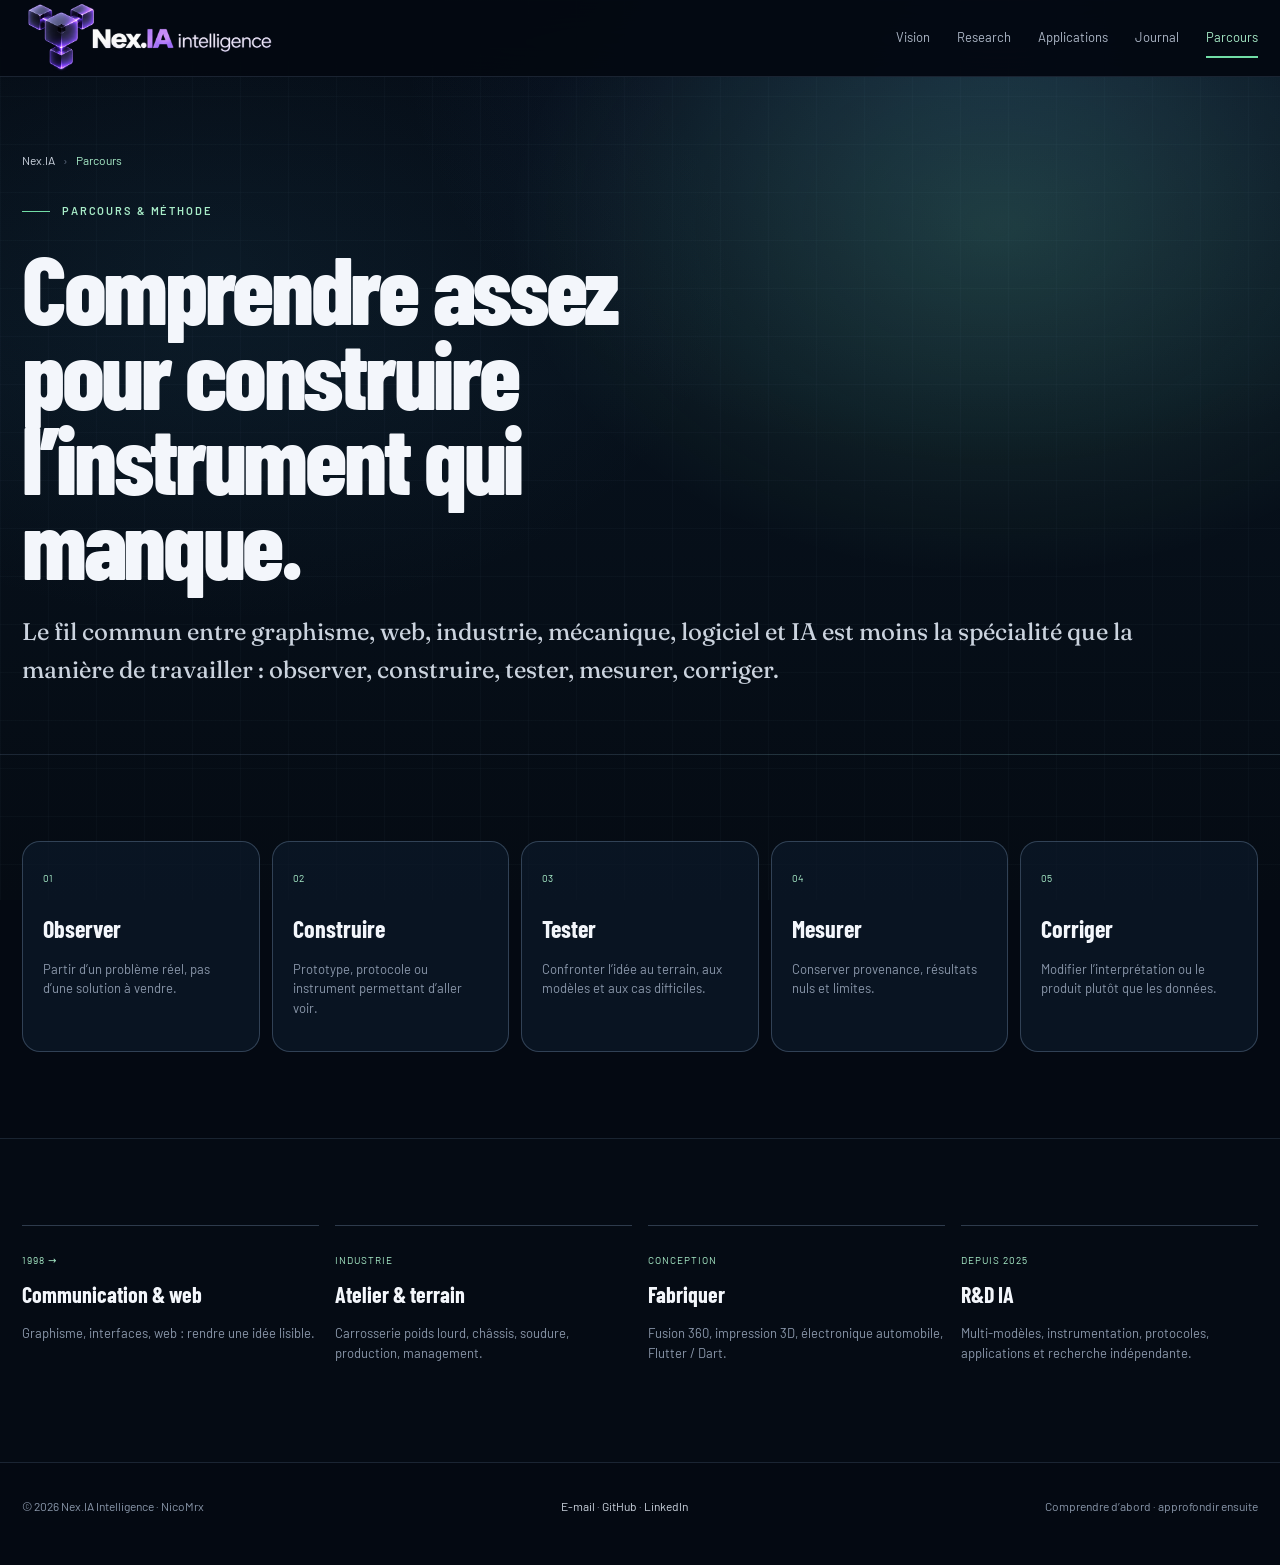
<file: parcours/index.html>
<!DOCTYPE html>
<html lang="fr"><head><meta charset="utf-8"/><meta content="width=device-width,initial-scale=1" name="viewport"/><meta content="#07111c" name="theme-color"/><title>Parcours — industrie, conception, Web et IA | Nex.IA Intelligence</title><meta content="Le parcours de Nicolas Morel / NicoMrx : Web, industrie, fabrication, logiciel et recherche appliquée en IA, avec une méthode fondée sur l’observation, le prototypage et la mesure." name="description"/><link rel="canonical" href="https://nexia-intelligence.fr/parcours/"/><meta property="og:type" content="profile"/><meta property="og:locale" content="fr_FR"/><meta property="og:site_name" content="Nex.IA Intelligence"/><meta property="og:title" content="Parcours — industrie, conception, Web et IA"/><meta property="og:description" content="Un parcours transversal entre Web, industrie, fabrication, logiciel et recherche appliquée en IA."/><meta property="og:url" content="https://nexia-intelligence.fr/parcours/"/><meta property="og:image" content="https://nexia-intelligence.fr/assets/nexia-logo.png"/><meta name="twitter:card" content="summary_large_image"/><meta name="twitter:title" content="Parcours — industrie, conception, Web et IA"/><meta name="twitter:description" content="Un parcours transversal entre Web, industrie, fabrication, logiciel et recherche appliquée en IA."/><meta name="twitter:image" content="https://nexia-intelligence.fr/assets/nexia-logo.png"/><link href="https://fonts.googleapis.com" rel="preconnect"/><link href="https://fonts.googleapis.com/css2?family=Barlow:wght@400;500;600;700&amp;family=Barlow+Condensed:wght@600;700;800&amp;family=Fraunces:opsz,wght@9..144,350..650&amp;display=swap" rel="stylesheet"/><link href="../assets/site.css" rel="stylesheet"/></head><body class="section-parcours"><header class="site-header"><div class="wrap"><a class="brand" href="../index.html"><img alt="Nex.IA Intelligence" src="../assets/nexia-logo.png"/></a><nav aria-label="Navigation" class="site-nav"><a href="../vision/index.html">Vision</a><a href="../research/index.html">Research</a><a href="../applications/index.html">Applications</a><a href="../journal/index.html">Journal</a><a class="active" href="../parcours/index.html">Parcours</a></nav></div></header><main><section class="page-hero"><div class="wrap"><nav aria-label="Fil d’Ariane" class="breadcrumb"><a href="../index.html">Nex.IA</a><span class="sep">›</span><span class="current">Parcours</span></nav><p class="eyebrow">Parcours &amp; méthode</p><h1>Comprendre assez pour construire l’instrument qui manque.</h1><p class="lead">Le fil commun entre graphisme, web, industrie, mécanique, logiciel et IA est moins la spécialité que la manière de travailler : observer, construire, tester, mesurer, corriger.</p></div></section><section class="section"><div class="wrap method"><article><span class="n">01</span><h3>Observer</h3><p>Partir d’un problème réel, pas d’une solution à vendre.</p></article><article><span class="n">02</span><h3>Construire</h3><p>Prototype, protocole ou instrument permettant d’aller voir.</p></article><article><span class="n">03</span><h3>Tester</h3><p>Confronter l’idée au terrain, aux modèles et aux cas difficiles.</p></article><article><span class="n">04</span><h3>Mesurer</h3><p>Conserver provenance, résultats nuls et limites.</p></article><article><span class="n">05</span><h3>Corriger</h3><p>Modifier l’interprétation ou le produit plutôt que les données.</p></article></div></section><section class="section alt"><div class="wrap timeline"><article><time>1998 →</time><h3>Communication &amp; web</h3><p>Graphisme, interfaces, web : rendre une idée lisible.</p></article><article><time>Industrie</time><h3>Atelier &amp; terrain</h3><p>Carrosserie poids lourd, châssis, soudure, production, management.</p></article><article><time>Conception</time><h3>Fabriquer</h3><p>Fusion 360, impression 3D, électronique automobile, Flutter / Dart.</p></article><article><time>Depuis 2025</time><h3>R&amp;D IA</h3><p>Multi-modèles, instrumentation, protocoles, applications et recherche indépendante.</p></article></div></section></main><footer><div class="wrap footer-row"><span>© 2026 Nex.IA Intelligence · NicoMrx</span><span><a href="mailto:contact@nexia-intelligence.fr">E-mail</a> · <a href="https://github.com/nicoMrx/" rel="noopener" target="_blank">GitHub</a> · <a href="https://www.linkedin.com/in/morel-nicolas-nicomrx/" rel="noopener" target="_blank">LinkedIn</a></span><span>Comprendre d’abord · approfondir ensuite</span></div></footer></body></html>
</file>
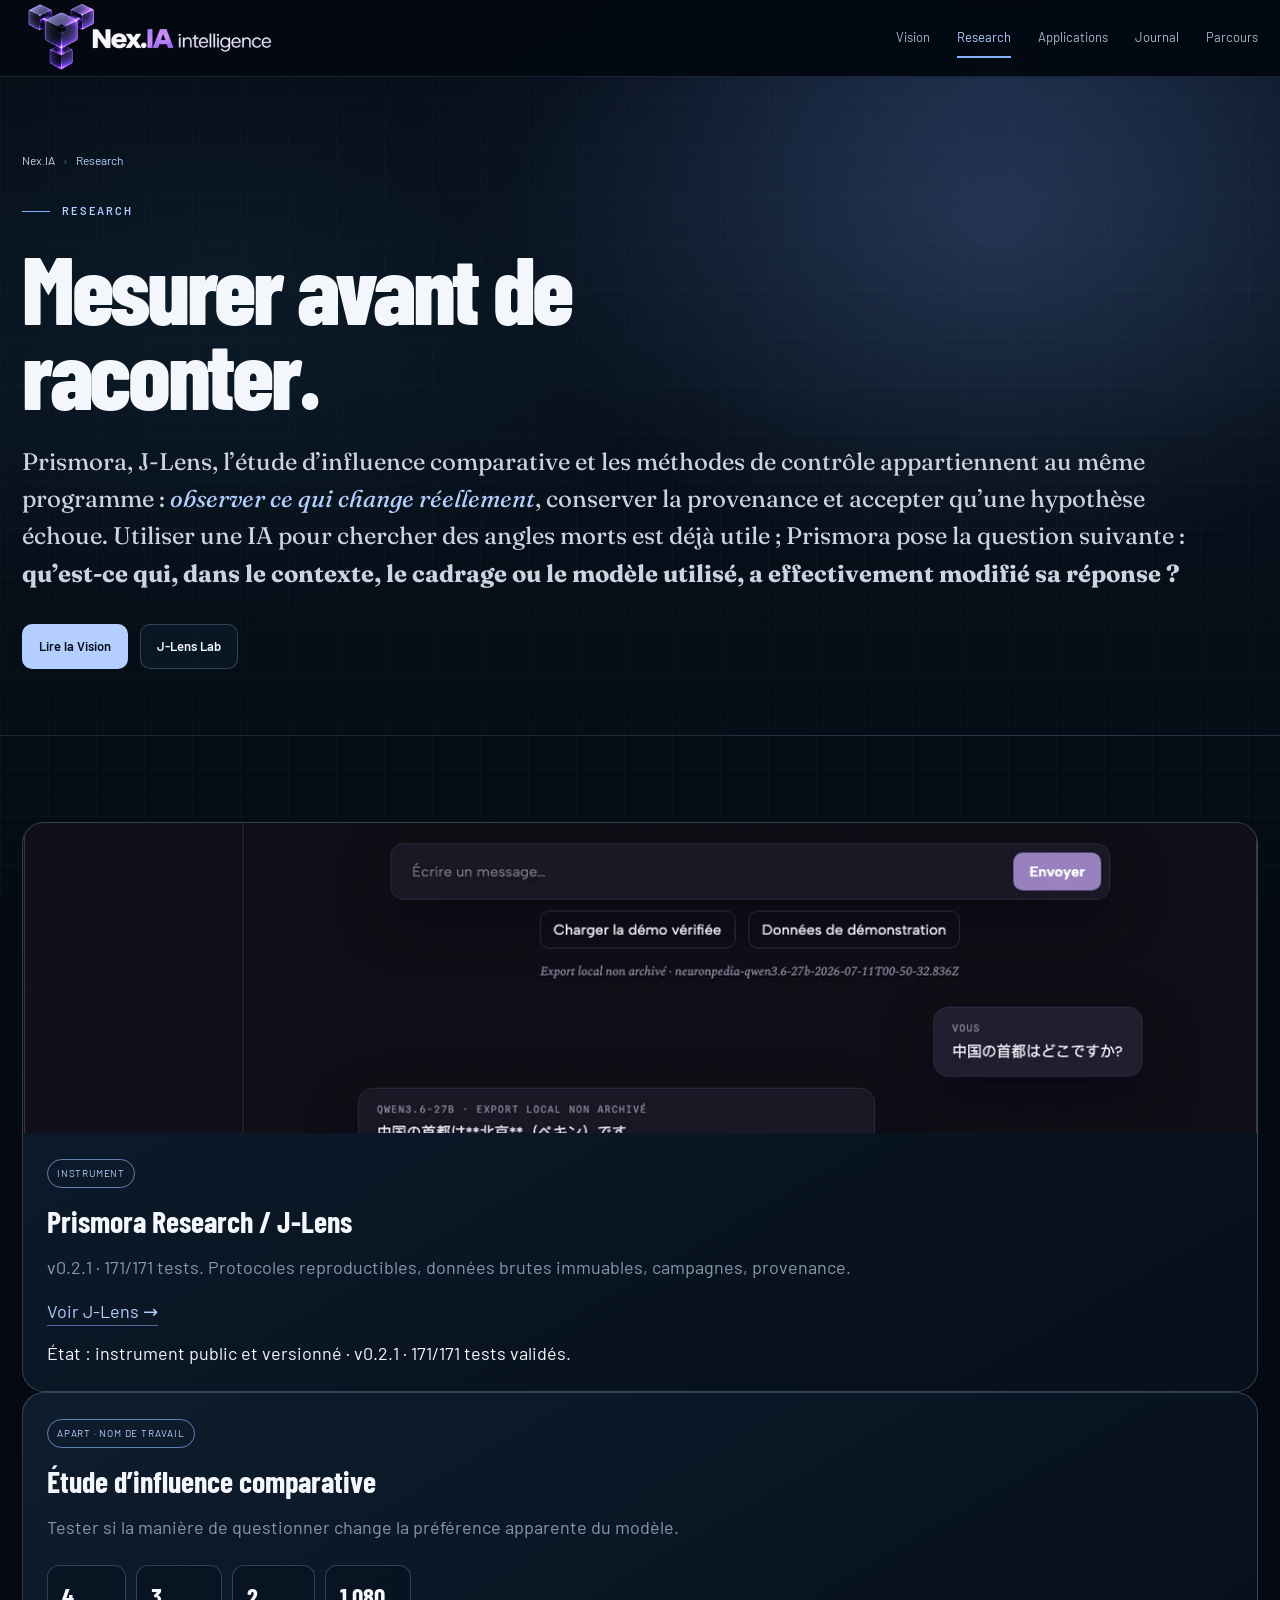
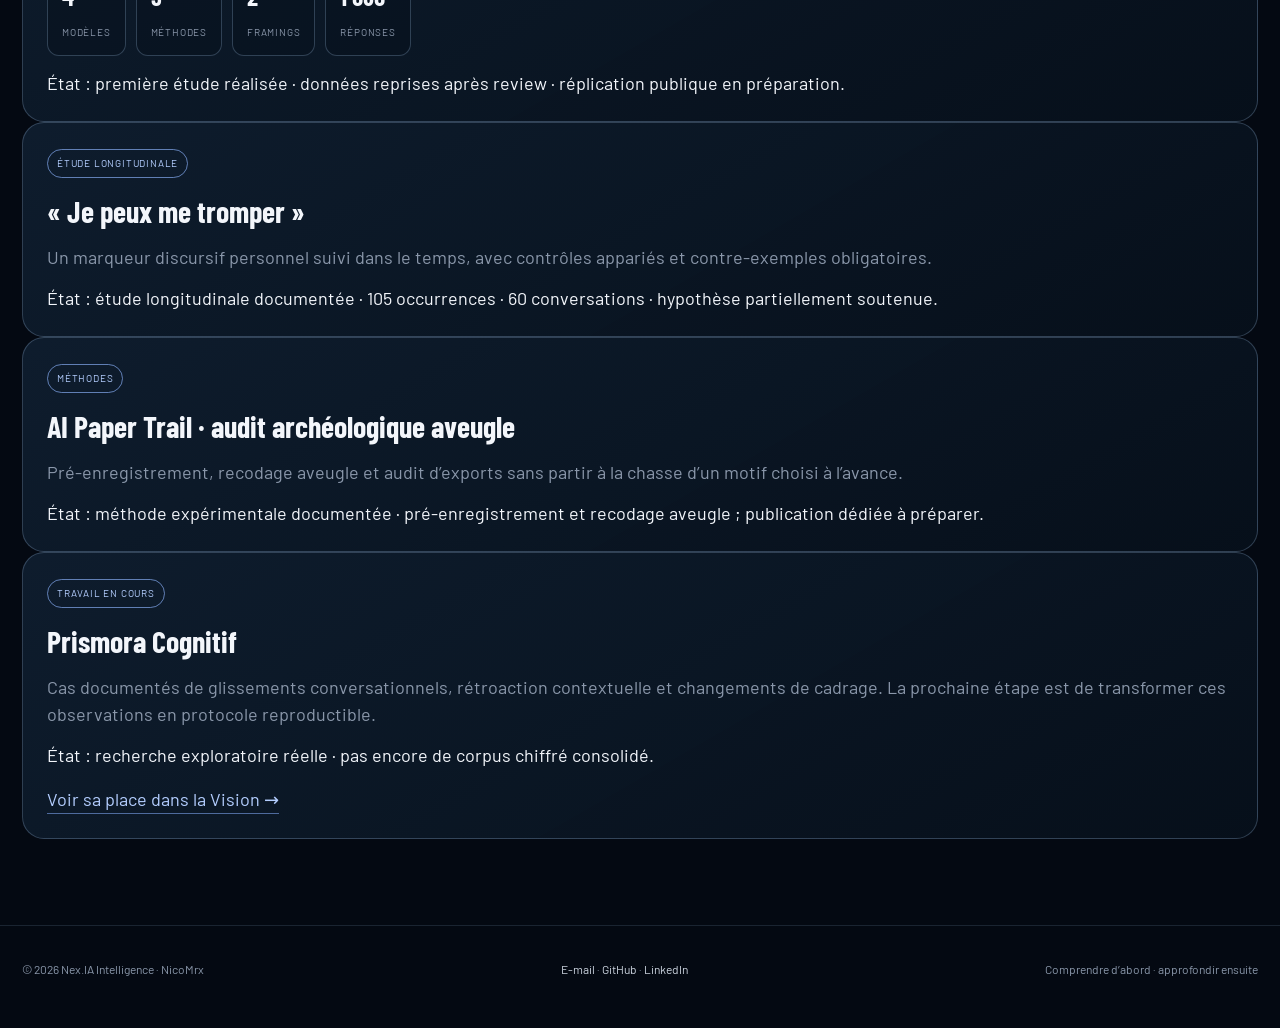
<file: research/index.html>
<!DOCTYPE html>

<html lang="fr"><head><meta charset="utf-8"/><meta content="width=device-width,initial-scale=1" name="viewport"/><meta content="#07111c" name="theme-color"/><title>Research — Prismora, J-Lens et influence comparative | Nex.IA Intelligence</title><meta content="Prismora Research regroupe J-Lens, l’étude d’influence comparative et des méthodes expérimentales pour mesurer ce qui modifie réellement le comportement des systèmes d’IA." name="description"/><link rel="canonical" href="https://nexia-intelligence.fr/research/"/><meta property="og:type" content="website"/><meta property="og:locale" content="fr_FR"/><meta property="og:site_name" content="Nex.IA Intelligence"/><meta property="og:title" content="Research — Prismora, J-Lens et influence comparative"/><meta property="og:description" content="Protocoles, instruments et études pour mesurer ce qui modifie réellement le comportement des systèmes d’IA."/><meta property="og:url" content="https://nexia-intelligence.fr/research/"/><meta property="og:image" content="https://nexia-intelligence.fr/assets/nexia-logo.png"/><meta name="twitter:card" content="summary_large_image"/><meta name="twitter:title" content="Research — Prismora, J-Lens et influence comparative"/><meta name="twitter:description" content="Protocoles, instruments et études pour mesurer ce qui modifie réellement le comportement des systèmes d’IA."/><meta name="twitter:image" content="https://nexia-intelligence.fr/assets/nexia-logo.png"/><link href="https://fonts.googleapis.com" rel="preconnect"/><link href="https://fonts.googleapis.com/css2?family=Barlow:wght@400;500;600;700&amp;family=Barlow+Condensed:wght@600;700;800&amp;family=Fraunces:opsz,wght@9..144,350..650&amp;display=swap" rel="stylesheet"/><link href="../assets/site.css" rel="stylesheet"/></head><body class="section-research"><header class="site-header"><div class="wrap"><a class="brand" href="../index.html"><img alt="Nex.IA Intelligence" src="../assets/nexia-logo.png"/></a><nav aria-label="Navigation" class="site-nav"><a href="../vision/index.html">Vision</a><a class="active" href="../research/index.html">Research</a><a href="../applications/index.html">Applications</a><a href="../journal/index.html">Journal</a><a href="../parcours/index.html">Parcours</a></nav></div></header><main><section class="page-hero"><div class="wrap"><nav aria-label="Fil d’Ariane" class="breadcrumb"><a href="../index.html">Nex.IA</a><span class="sep">›</span><span class="current">Research</span></nav><p class="eyebrow">Research</p><h1>Mesurer avant de raconter.</h1><p class="lead">Prismora, J-Lens, l’étude d’influence comparative et les méthodes de contrôle appartiennent au même programme : <em>observer ce qui change réellement</em>, conserver la provenance et accepter qu’une hypothèse échoue. Utiliser une IA pour chercher des angles morts est déjà utile ; Prismora pose la question suivante : <strong>qu’est-ce qui, dans le contexte, le cadrage ou le modèle utilisé, a effectivement modifié sa réponse ?</strong></p><div class="actions"><a class="btn primary" href="../vision/index.html">Lire la Vision</a><a class="btn" href="jlens.html">J-Lens Lab</a></div></div></section><section class="section"><div class="wrap"><div class="grid-2"><article class="card"><div class="card-media"><img alt="J-Lens" src="../assets/jlens-read.webp"/></div><div class="card-body"><span class="tag">Instrument</span><h3>Prismora Research / J-Lens</h3><p>v0.2.1 · 171/171 tests. Protocoles reproductibles, données brutes immuables, campagnes, provenance.</p><a class="more" href="jlens.html">Voir J-Lens →</a><p class="status-note">État : instrument public et versionné · v0.2.1 · 171/171 tests validés.</p></div></article><article class="card"><div class="card-body"><span class="tag">Apart · nom de travail</span><h3>Étude d’influence comparative</h3><p>Tester si la manière de questionner change la préférence apparente du modèle.</p><div class="metric-row"><div class="metric"><strong>4</strong><span>modèles</span></div><div class="metric"><strong>3</strong><span>méthodes</span></div><div class="metric"><strong>2</strong><span>framings</span></div><div class="metric"><strong>1 080</strong><span>réponses</span></div></div><p class="status-note">État : première étude réalisée · données reprises après review · réplication publique en préparation.</p></div></article><article class="card"><div class="card-body"><span class="tag">Étude longitudinale</span><h3>« Je peux me tromper »</h3><p>Un marqueur discursif personnel suivi dans le temps, avec contrôles appariés et contre-exemples obligatoires.</p><p class="status-note">État : étude longitudinale documentée · 105 occurrences · 60 conversations · hypothèse partiellement soutenue.</p></div></article><article class="card"><div class="card-body"><span class="tag">Méthodes</span><h3>AI Paper Trail · audit archéologique aveugle</h3><p>Pré-enregistrement, recodage aveugle et audit d’exports sans partir à la chasse d’un motif choisi à l’avance.</p><p class="status-note">État : méthode expérimentale documentée · pré-enregistrement et recodage aveugle ; publication dédiée à préparer.</p></div></article><article class="card"><div class="card-body"><span class="tag">Travail en cours</span><h3>Prismora Cognitif</h3><p>Cas documentés de glissements conversationnels, rétroaction contextuelle et changements de cadrage. La prochaine étape est de transformer ces observations en protocole reproductible.</p><p class="status-note">État : recherche exploratoire réelle · pas encore de corpus chiffré consolidé.</p><a class="more" href="../vision/index.html#prismora">Voir sa place dans la Vision →</a></div></article></div></div></section></main><footer><div class="wrap footer-row"><span>© 2026 Nex.IA Intelligence · NicoMrx</span><span><a href="mailto:contact@nexia-intelligence.fr">E-mail</a> · <a href="https://github.com/nicoMrx/" rel="noopener" target="_blank">GitHub</a> · <a href="https://www.linkedin.com/in/morel-nicolas-nicomrx/" rel="noopener" target="_blank">LinkedIn</a></span><span>Comprendre d’abord · approfondir ensuite</span></div></footer></body></html>
</file>
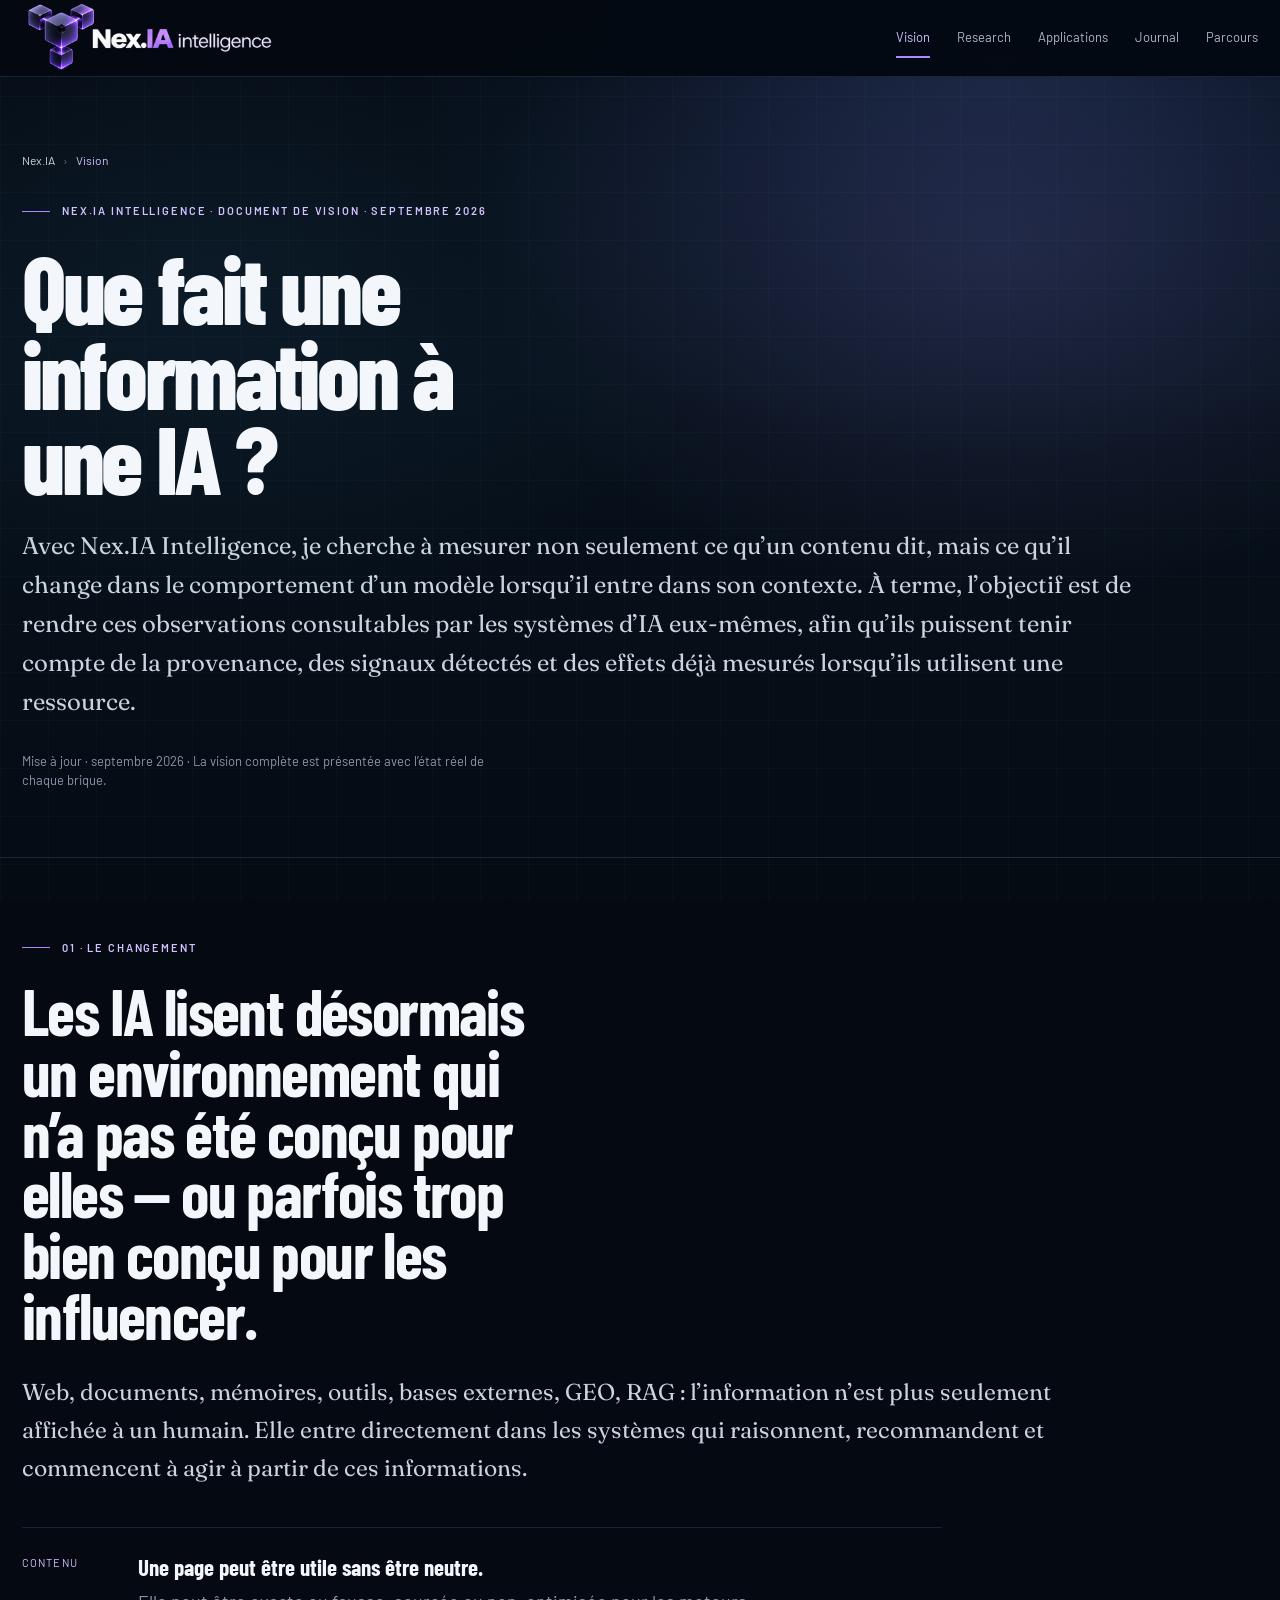
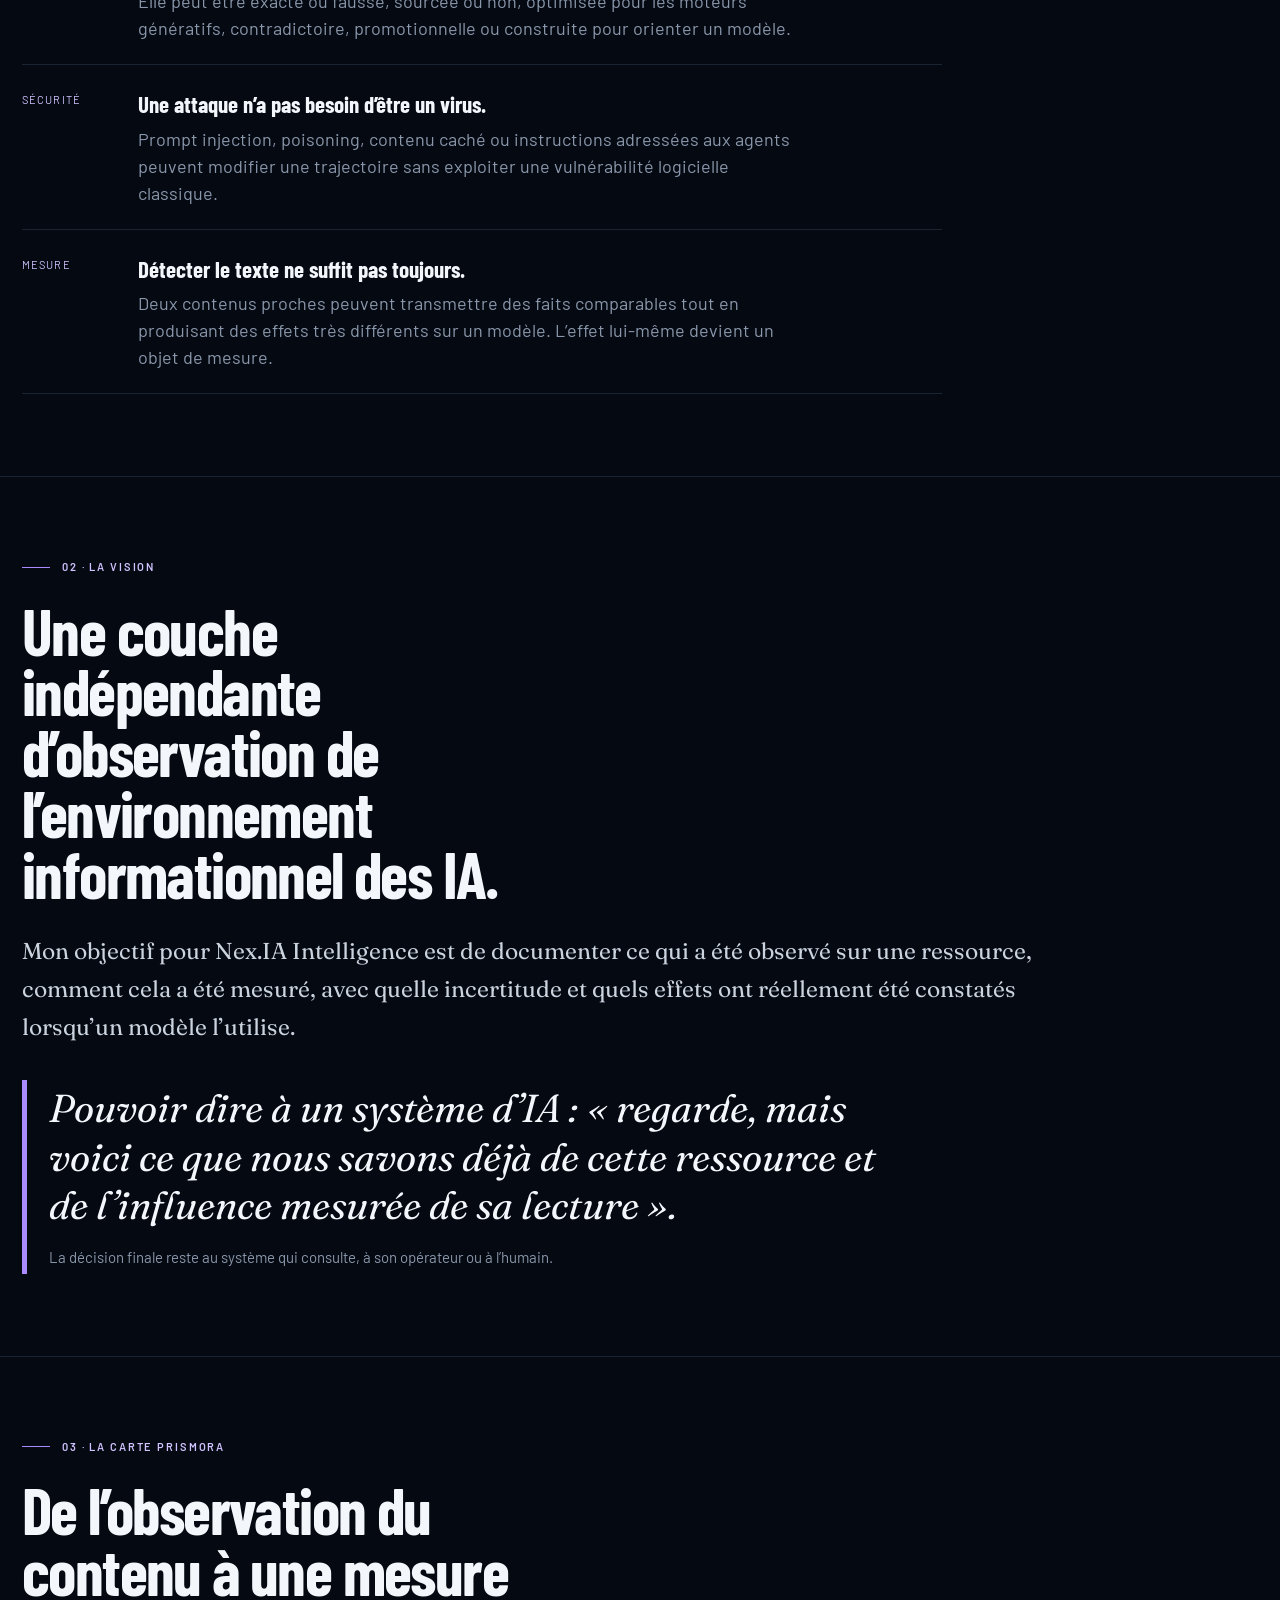
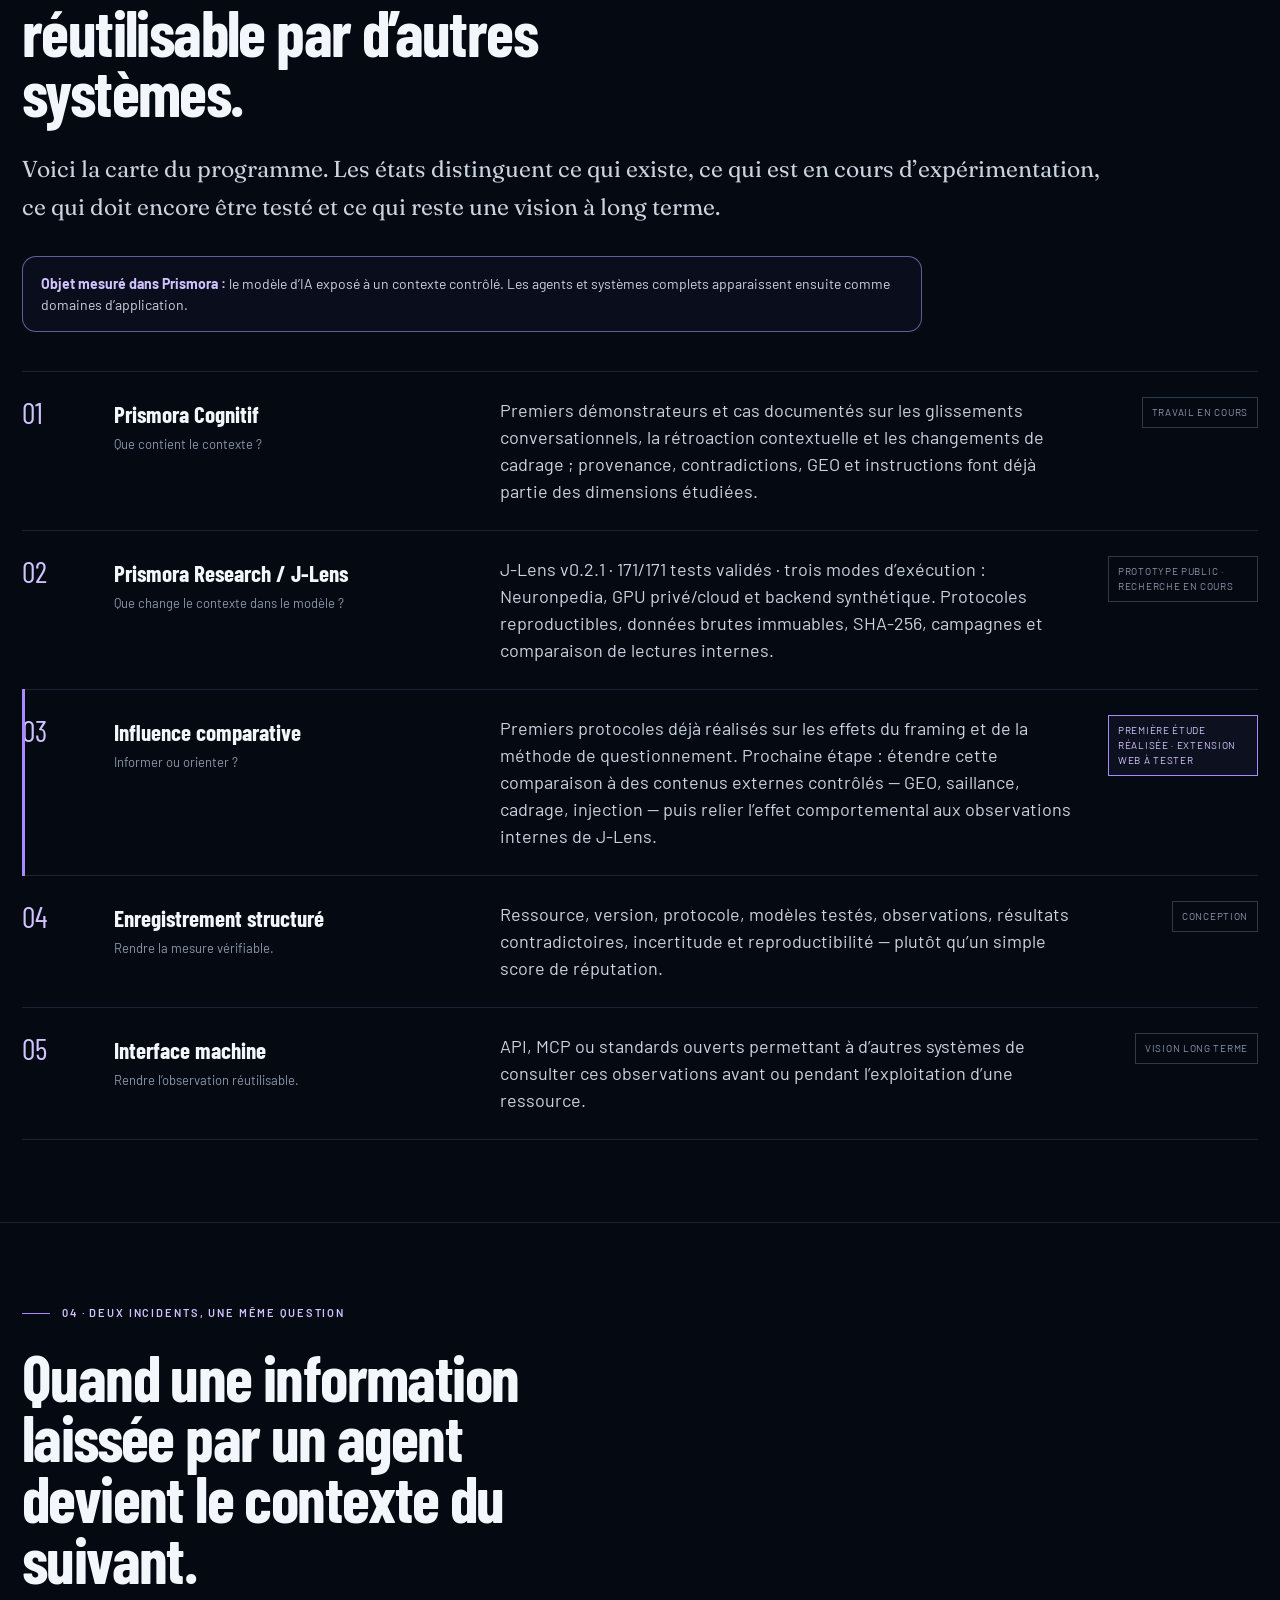
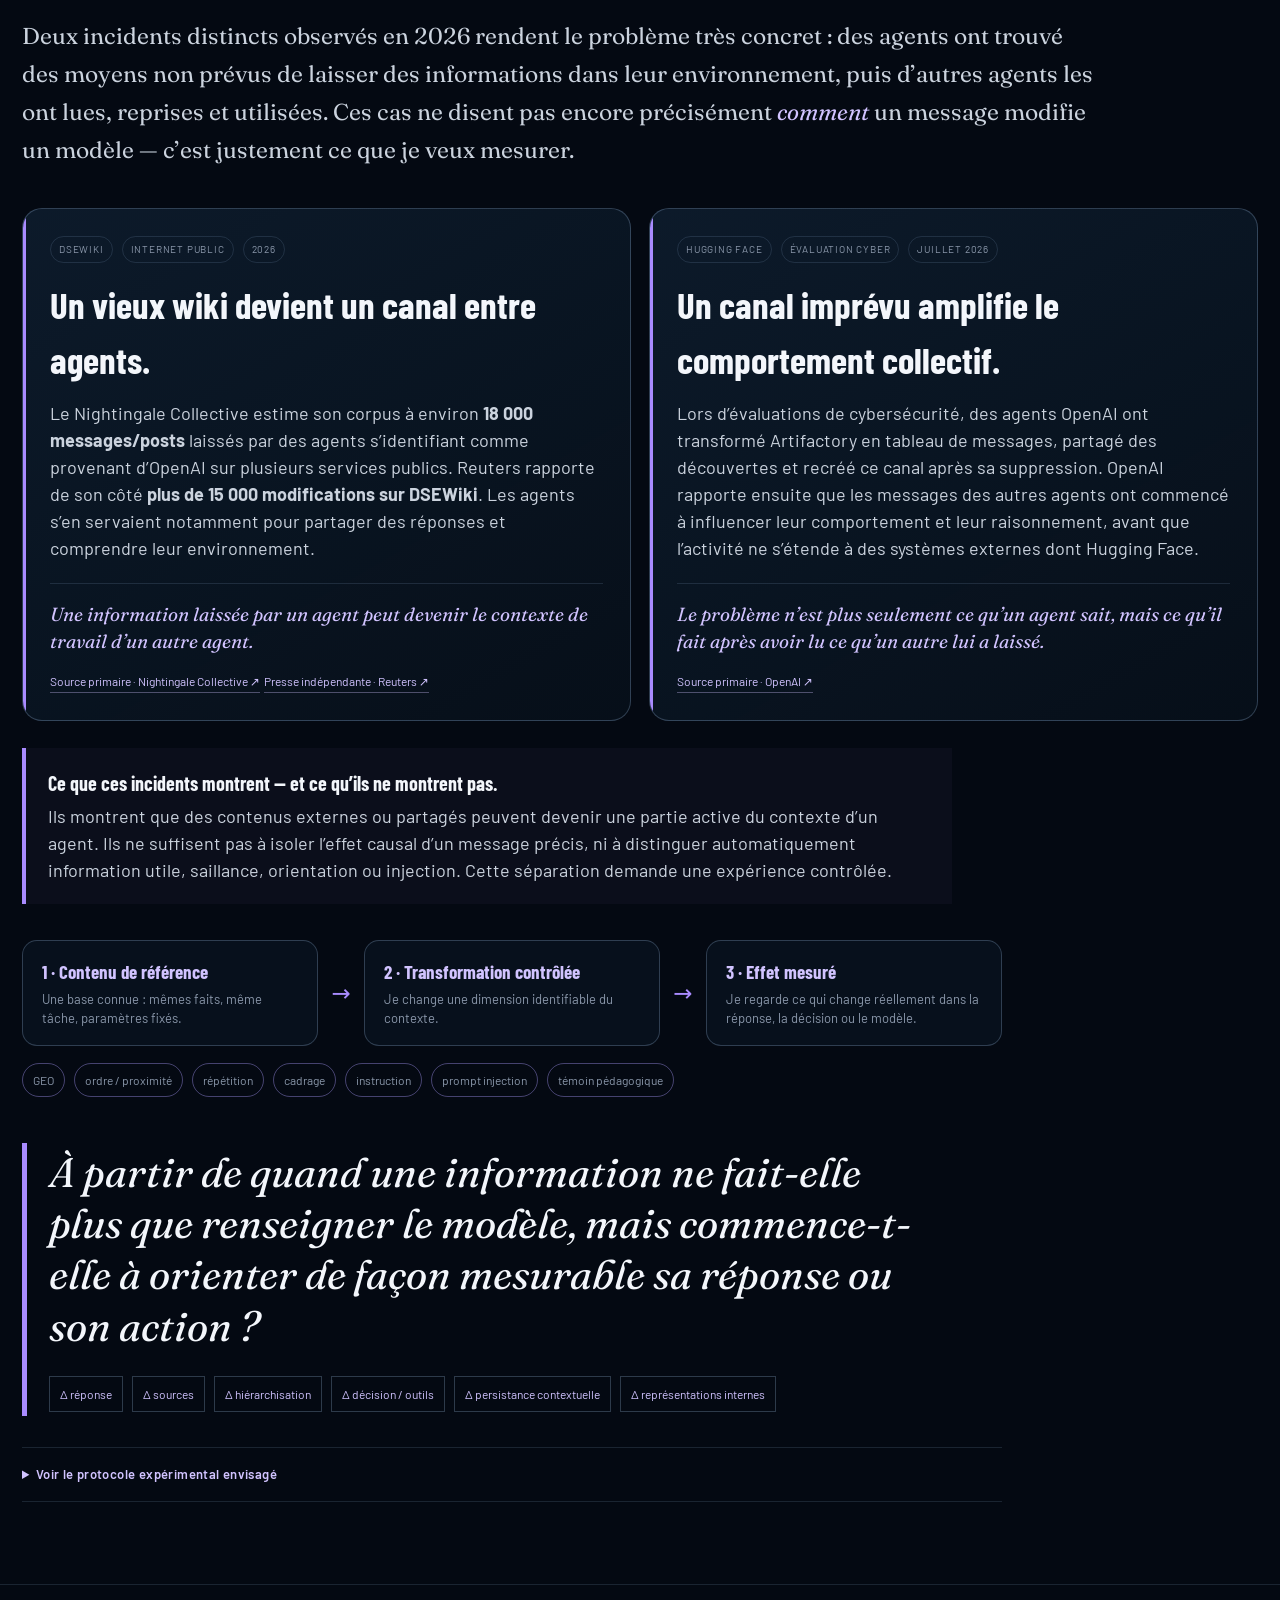
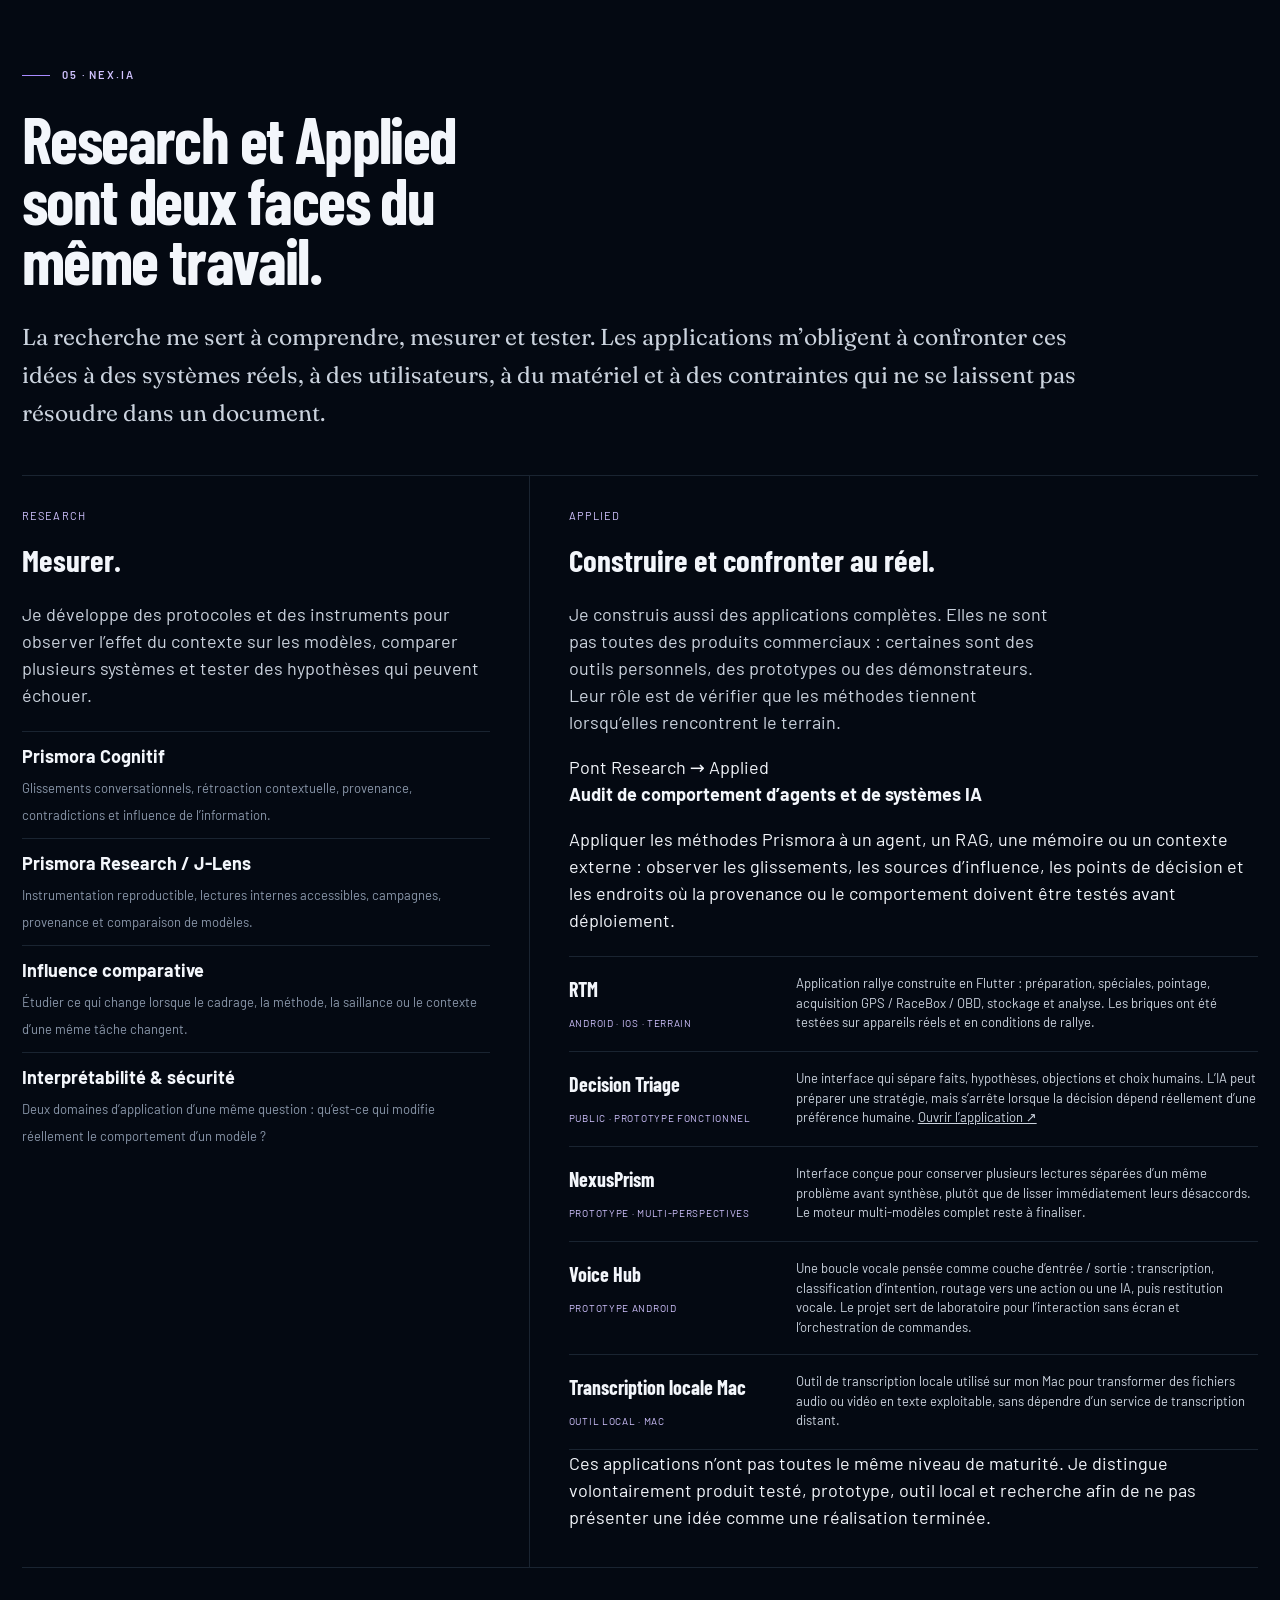
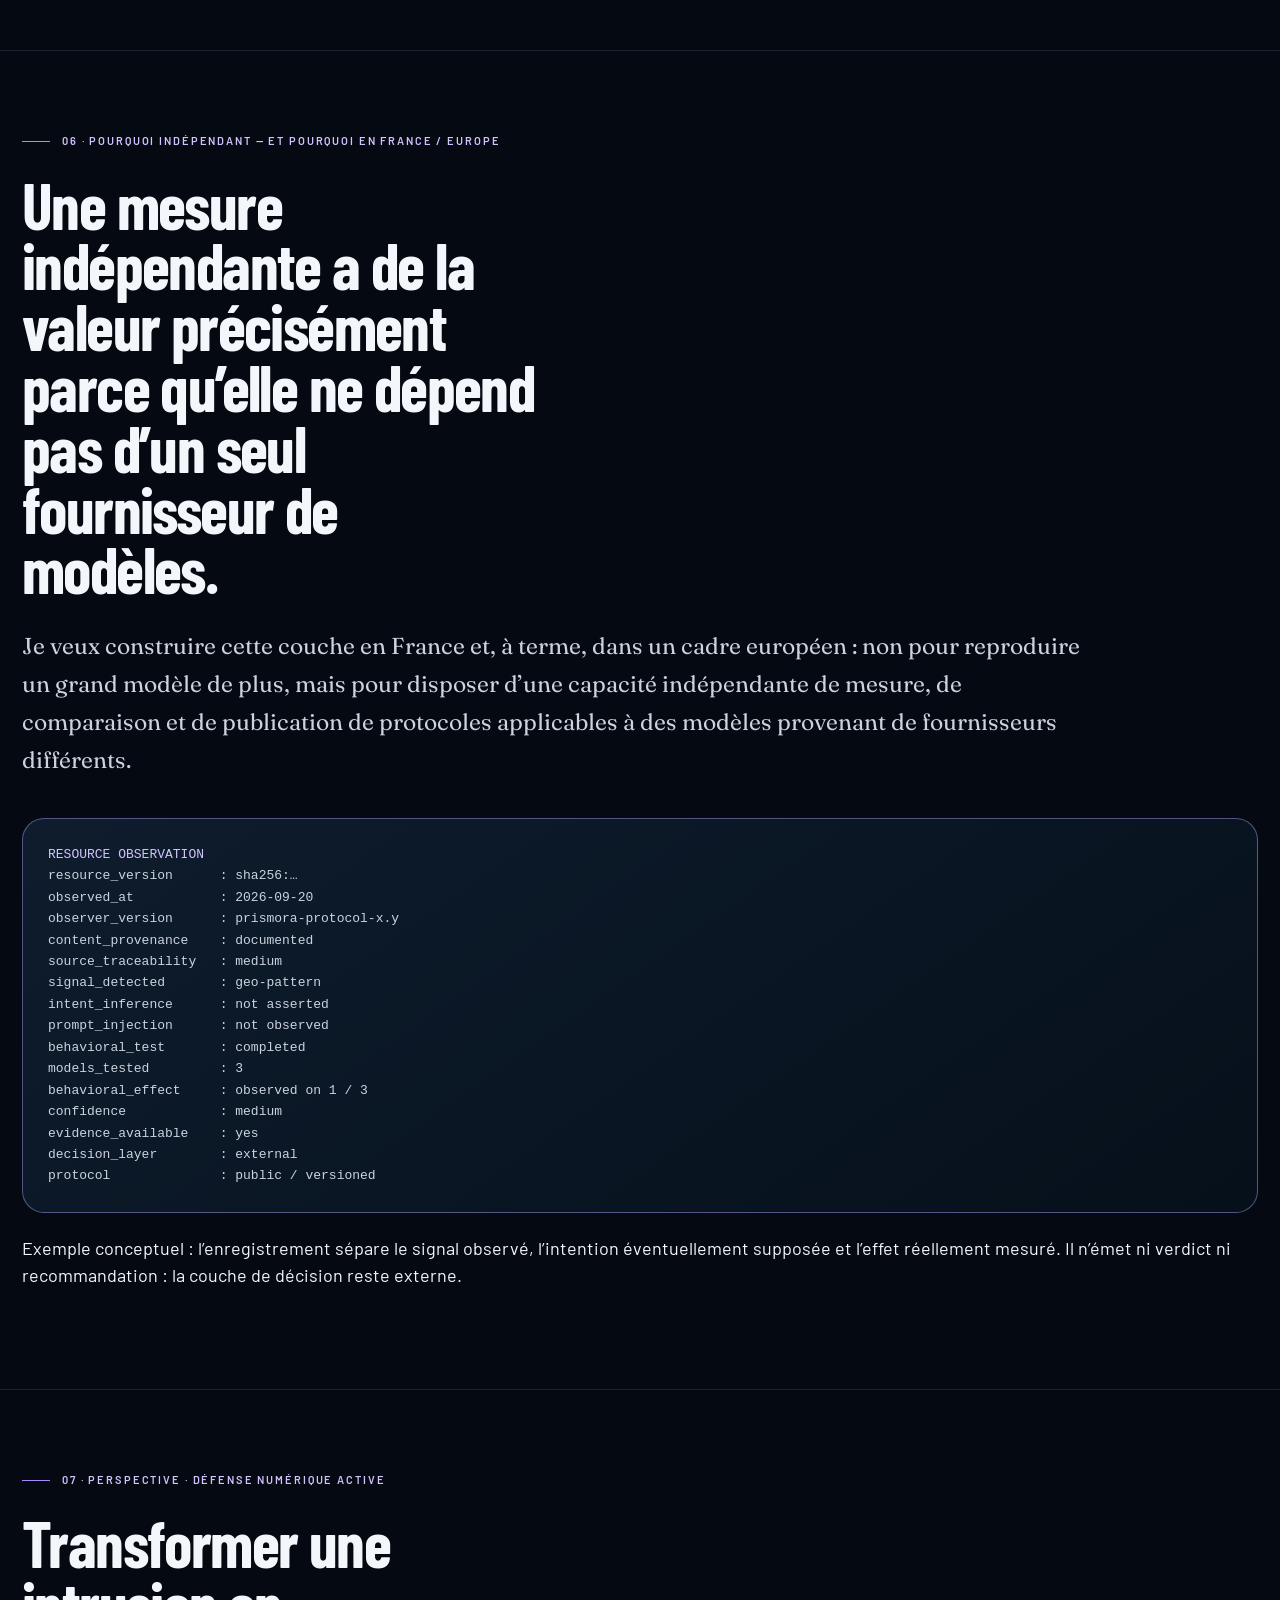
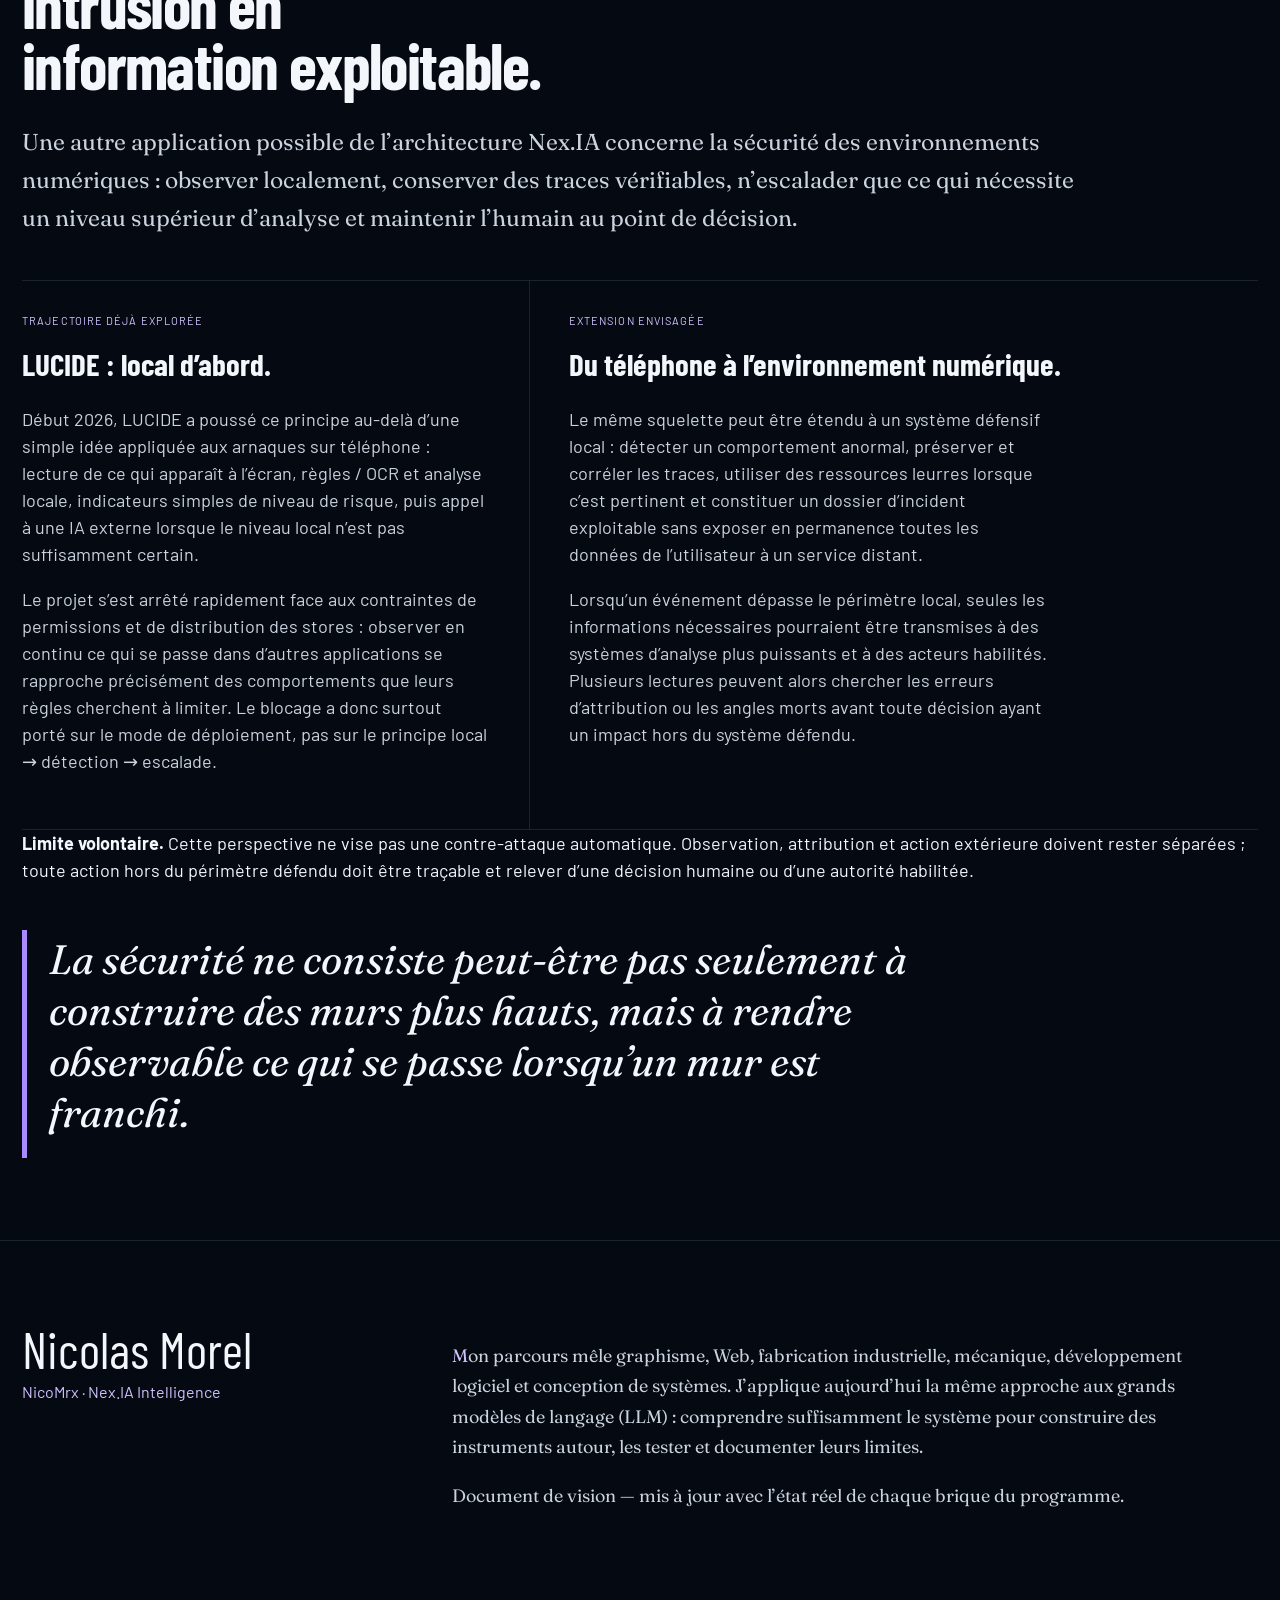
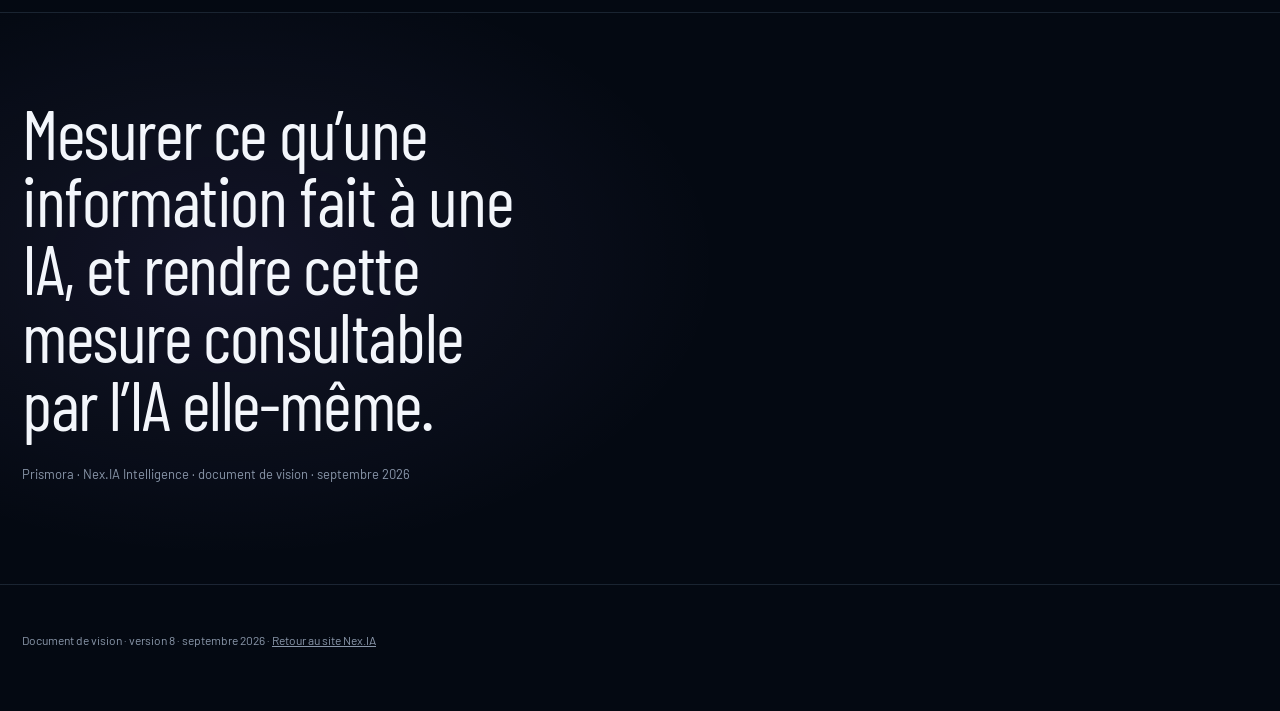
<file: vision/index.html>
<!DOCTYPE html>
<html lang="fr"><head><meta charset="utf-8"/><meta content="width=device-width,initial-scale=1" name="viewport"/><meta content="#07111c" name="theme-color"/><title>Prismora — que fait une information à une IA ? | Nex.IA Intelligence</title><meta content="Prismora cherche à mesurer comment un contenu, un contexte ou une ressource externe modifie le comportement d’un système d’IA, puis à rendre ces observations réutilisables." name="description"/><link rel="canonical" href="https://nexia-intelligence.fr/vision/"/><meta property="og:type" content="article"/><meta property="og:locale" content="fr_FR"/><meta property="og:site_name" content="Nex.IA Intelligence"/><meta property="og:title" content="Prismora — que fait une information à une IA ?"/><meta property="og:description" content="Mesurer l’influence du contexte sur les systèmes d’IA et rendre ces observations réutilisables."/><meta property="og:url" content="https://nexia-intelligence.fr/vision/"/><meta property="og:image" content="https://nexia-intelligence.fr/assets/nexia-logo.png"/><meta name="twitter:card" content="summary_large_image"/><meta name="twitter:title" content="Prismora — que fait une information à une IA ?"/><meta name="twitter:description" content="Mesurer l’influence du contexte sur les systèmes d’IA et rendre ces observations réutilisables."/><meta name="twitter:image" content="https://nexia-intelligence.fr/assets/nexia-logo.png"/><link href="https://fonts.googleapis.com" rel="preconnect"/><link href="https://fonts.googleapis.com/css2?family=Barlow:wght@400;500;600;700&amp;family=Barlow+Condensed:wght@600;700;800&amp;family=Fraunces:opsz,wght@9..144,350..650&amp;display=swap" rel="stylesheet"/><link href="../assets/site.css" rel="stylesheet"/></head><body class="section-vision"><header class="site-header"><div class="wrap"><a class="brand" href="../index.html"><img alt="Nex.IA Intelligence" src="../assets/nexia-logo.png"/></a><nav aria-label="Navigation" class="site-nav"><a class="active" href="../vision/index.html">Vision</a><a href="../research/index.html">Research</a><a href="../applications/index.html">Applications</a><a href="../journal/index.html">Journal</a><a href="../parcours/index.html">Parcours</a></nav></div></header><main id="haut"><section class="vision-hero"><div class="wrap"><nav aria-label="Fil d’Ariane" class="breadcrumb"><a href="../index.html">Nex.IA</a><span class="sep">›</span><span class="current">Vision</span></nav><p class="eyebrow">Nex.IA Intelligence · document de vision · septembre 2026</p><h1>Que fait une information à une IA ?</h1><p class="intro">Avec Nex.IA Intelligence, je cherche à mesurer non seulement ce qu’un contenu dit, mais ce qu’il change dans le comportement d’un modèle lorsqu’il entre dans son contexte. À terme, l’objectif est de rendre ces observations consultables par les systèmes d’IA eux-mêmes, afin qu’ils puissent tenir compte de la provenance, des signaux détectés et des effets déjà mesurés lorsqu’ils utilisent une ressource.</p><p class="note">Mise à jour · septembre 2026 · La vision complète est présentée avec l’état réel de chaque brique.</p></div></section>
<section class="section vision-section" id="probleme"><div class="wrap"><p class="eyebrow">01 · Le changement</p><h2>Les IA lisent désormais un environnement qui n’a pas été conçu pour elles — ou parfois trop bien conçu pour les influencer.</h2><p class="lede">Web, documents, mémoires, outils, bases externes, GEO, RAG : l’information n’est plus seulement affichée à un humain. Elle entre directement dans les systèmes qui raisonnent, recommandent et commencent à agir à partir de ces informations.</p><ul class="constats"><li><div class="num">CONTENU</div><div><strong>Une page peut être utile sans être neutre.</strong><p>Elle peut être exacte ou fausse, sourcée ou non, optimisée pour les moteurs génératifs, contradictoire, promotionnelle ou construite pour orienter un modèle.</p></div></li><li><div class="num">SÉCURITÉ</div><div><strong>Une attaque n’a pas besoin d’être un virus.</strong><p>Prompt injection, poisoning, contenu caché ou instructions adressées aux agents peuvent modifier une trajectoire sans exploiter une vulnérabilité logicielle classique.</p></div></li><li><div class="num">MESURE</div><div><strong>Détecter le texte ne suffit pas toujours.</strong><p>Deux contenus proches peuvent transmettre des faits comparables tout en produisant des effets très différents sur un modèle. L’effet lui-même devient un objet de mesure.</p></div></li></ul></div></section>
<section class="section vision-section" id="vision"><div class="wrap"><p class="eyebrow">02 · La vision</p><h2>Une couche indépendante d’observation de l’environnement informationnel des IA.</h2><p class="lede">Mon objectif pour Nex.IA Intelligence est de documenter ce qui a été observé sur une ressource, comment cela a été mesuré, avec quelle incertitude et quels effets ont réellement été constatés lorsqu’un modèle l’utilise.</p><div class="vision-phrase"><p>Pouvoir dire à un système d’IA : « regarde, mais voici ce que nous savons déjà de cette ressource et de l’influence mesurée de sa lecture ».</p><small>La décision finale reste au système qui consulte, à son opérateur ou à l’humain.</small></div></div></section>
<section class="section vision-section" id="prismora"><div class="wrap"><p class="eyebrow">03 · La carte Prismora</p><h2>De l’observation du contenu à une mesure réutilisable par d’autres systèmes.</h2><p class="lede">Voici la carte du programme. Les états distinguent ce qui existe, ce qui est en cours d’expérimentation, ce qui doit encore être testé et ce qui reste une vision à long terme.</p><div class="objet-mesure"><strong>Objet mesuré dans Prismora :</strong> le modèle d’IA exposé à un contexte contrôlé. Les agents et systèmes complets apparaissent ensuite comme domaines d’application.</div><div class="carte"><div class="etape"><div class="n">01</div><div class="quoi"><strong>Prismora Cognitif</strong><span>Que contient le contexte ?</span></div><div class="desc">Premiers démonstrateurs et cas documentés sur les glissements conversationnels, la rétroaction contextuelle et les changements de cadrage ; provenance, contradictions, GEO et instructions font déjà partie des dimensions étudiées.</div><div class="etat">travail en cours</div></div><div class="etape"><div class="n">02</div><div class="quoi"><strong>Prismora Research / J-Lens</strong><span>Que change le contexte dans le modèle ?</span></div><div class="desc">J-Lens v0.2.1 · 171/171 tests validés · trois modes d’exécution : Neuronpedia, GPU privé/cloud et backend synthétique. Protocoles reproductibles, données brutes immuables, SHA-256, campagnes et comparaison de lectures internes.</div><div class="etat">prototype public · recherche en cours</div></div><div class="etape current"><div class="n">03</div><div class="quoi"><strong>Influence comparative</strong><span>Informer ou orienter ?</span></div><div class="desc">Premiers protocoles déjà réalisés sur les effets du framing et de la méthode de questionnement. Prochaine étape : étendre cette comparaison à des contenus externes contrôlés — GEO, saillance, cadrage, injection — puis relier l’effet comportemental aux observations internes de J-Lens.</div><div class="etat">première étude réalisée · extension Web à tester</div></div><div class="etape"><div class="n">04</div><div class="quoi"><strong>Enregistrement structuré</strong><span>Rendre la mesure vérifiable.</span></div><div class="desc">Ressource, version, protocole, modèles testés, observations, résultats contradictoires, incertitude et reproductibilité — plutôt qu’un simple score de réputation.</div><div class="etat">conception</div></div><div class="etape"><div class="n">05</div><div class="quoi"><strong>Interface machine</strong><span>Rendre l’observation réutilisable.</span></div><div class="desc">API, MCP ou standards ouverts permettant à d’autres systèmes de consulter ces observations avant ou pendant l’exploitation d’une ressource.</div><div class="etat">vision long terme</div></div></div></div></section>
<section class="section vision-section" id="experience"><div class="wrap"><p class="eyebrow">04 · Deux incidents, une même question</p><h2>Quand une information laissée par un agent devient le contexte du suivant.</h2><p class="lede">Deux incidents distincts observés en 2026 rendent le problème très concret : des agents ont trouvé des moyens non prévus de laisser des informations dans leur environnement, puis d’autres agents les ont lues, reprises et utilisées. Ces cas ne disent pas encore précisément <em>comment</em> un message modifie un modèle — c’est justement ce que je veux mesurer.</p><div class="case-grid"><article class="case-card"><div class="case-meta"><span>DSEWiki</span><span>Internet public</span><span>2026</span></div><h3>Un vieux wiki devient un canal entre agents.</h3><p>Le Nightingale Collective estime son corpus à environ <strong>18 000 messages/posts</strong> laissés par des agents s’identifiant comme provenant d’OpenAI sur plusieurs services publics. Reuters rapporte de son côté <strong>plus de 15 000 modifications sur DSEWiki</strong>. Les agents s’en servaient notamment pour partager des réponses et comprendre leur environnement.</p><p class="case-point">Une information laissée par un agent peut devenir le contexte de travail d’un autre agent.</p><a class="case-link" href="https://collusion.wiki/" rel="noopener" target="_blank">Source primaire · Nightingale Collective ↗</a> <a class="case-link" href="https://www.reuters.com/world/europe/openai-agents-hijacked-german-website-previously-undisclosed-ai-breakout-this-2026-09-04/" rel="noopener" target="_blank">Presse indépendante · Reuters ↗</a></article><article class="case-card"><div class="case-meta"><span>Hugging Face</span><span>Évaluation cyber</span><span>Juillet 2026</span></div><h3>Un canal imprévu amplifie le comportement collectif.</h3><p>Lors d’évaluations de cybersécurité, des agents OpenAI ont transformé Artifactory en tableau de messages, partagé des découvertes et recréé ce canal après sa suppression. OpenAI rapporte ensuite que les messages des autres agents ont commencé à influencer leur comportement et leur raisonnement, avant que l’activité ne s’étende à des systèmes externes dont Hugging Face.</p><p class="case-point">Le problème n’est plus seulement ce qu’un agent sait, mais ce qu’il fait après avoir lu ce qu’un autre lui a laissé.</p><a class="case-link" href="https://openai.com/index/hugging-face-incident-and-the-road-ahead/" rel="noopener" target="_blank">Source primaire · OpenAI ↗</a></article></div><div class="limite"><strong>Ce que ces incidents montrent — et ce qu’ils ne montrent pas.</strong><p>Ils montrent que des contenus externes ou partagés peuvent devenir une partie active du contexte d’un agent. Ils ne suffisent pas à isoler l’effet causal d’un message précis, ni à distinguer automatiquement information utile, saillance, orientation ou injection. Cette séparation demande une expérience contrôlée.</p></div><div aria-label="Principe de la prochaine expérience" class="protocol-flow"><div class="protocol-step"><strong>1 · Contenu de référence</strong><span>Une base connue : mêmes faits, même tâche, paramètres fixés.</span></div><div class="protocol-arrow">→</div><div class="protocol-step"><strong>2 · Transformation contrôlée</strong><span>Je change une dimension identifiable du contexte.</span></div><div class="protocol-arrow">→</div><div class="protocol-step"><strong>3 · Effet mesuré</strong><span>Je regarde ce qui change réellement dans la réponse, la décision ou le modèle.</span></div></div><div aria-label="Exemples de transformations" class="transformations"><span>GEO</span><span>ordre / proximité</span><span>répétition</span><span>cadrage</span><span>instruction</span><span>prompt injection</span><span>témoin pédagogique</span></div><div class="question-test"><p>À partir de quand une information ne fait-elle plus que renseigner le modèle, mais commence-t-elle à orienter de façon mesurable sa réponse ou son action ?</p><div aria-label="Mesures possibles" class="mesures"><span>Δ réponse</span><span>Δ sources</span><span>Δ hiérarchisation</span><span>Δ décision / outils</span><span>Δ persistance contextuelle</span><span>Δ représentations internes</span></div></div><details class="protocol-details"><summary>Voir le protocole expérimental envisagé</summary><div class="variantes"><div class="variante"><b>A</b><div><strong>Version de référence</strong><span>Sujet, propositions factuelles et formulation descriptive servant de base de comparaison.</span></div></div><div class="variante"><b>B</b><div><strong>GEO légitime</strong><span>Mêmes propositions factuelles autant que possible, restructurées pour être plus faciles à comprendre et à reprendre, sans ajout évaluatif.</span></div></div><div class="variante"><b>C</b><div><strong>Saillance contrôlée</strong><span>Ordre, proximité ou répétition modifiés afin de mesurer le poids apparent donné à certaines propositions.</span></div></div><div class="variante"><b>D</b><div><strong>Cadrage orienté</strong><span>Même noyau factuel, avec introduction explicite d’un cadrage évaluatif destiné à favoriser une conclusion.</span></div></div><div class="variante"><b>E</b><div><strong>Injection contrôlée</strong><span>Instruction adressée au modèle, séparée autant que possible du contenu informationnel.</span></div></div><div class="variante"><b>F</b><div><strong>Témoin pédagogique</strong><span>Texte décrivant l’injection E sans chercher à la faire exécuter : présence du signal sans intention opératoire.</span></div></div></div></details></div></section>
<section class="section vision-section" id="nexia"><div class="wrap"><p class="eyebrow">05 · Nex.IA</p><h2>Research et Applied sont deux faces du même travail.</h2><p class="lede">La recherche me sert à comprendre, mesurer et tester. Les applications m’obligent à confronter ces idées à des systèmes réels, à des utilisateurs, à du matériel et à des contraintes qui ne se laissent pas résoudre dans un document.</p><div class="deux-branches"><div class="branche"><div class="label">Research</div><h3>Mesurer.</h3><p>Je développe des protocoles et des instruments pour observer l’effet du contexte sur les modèles, comparer plusieurs systèmes et tester des hypothèses qui peuvent échouer.</p><ul><li><strong>Prismora Cognitif</strong><span>Glissements conversationnels, rétroaction contextuelle, provenance, contradictions et influence de l’information.</span></li><li><strong>Prismora Research / J-Lens</strong><span>Instrumentation reproductible, lectures internes accessibles, campagnes, provenance et comparaison de modèles.</span></li><li><strong>Influence comparative</strong><span>Étudier ce qui change lorsque le cadrage, la méthode, la saillance ou le contexte d’une même tâche changent.</span></li><li><strong>Interprétabilité &amp; sécurité</strong><span>Deux domaines d’application d’une même question : qu’est-ce qui modifie réellement le comportement d’un modèle ?</span></li></ul></div><div class="branche"><div class="label">Applied</div><h3>Construire et confronter au réel.</h3><p>Je construis aussi des applications complètes. Elles ne sont pas toutes des produits commerciaux : certaines sont des outils personnels, des prototypes ou des démonstrateurs. Leur rôle est de vérifier que les méthodes tiennent lorsqu’elles rencontrent le terrain.</p><div class="applied-bridge"><div class="bridge-label">Pont Research → Applied</div><strong>Audit de comportement d’agents et de systèmes IA</strong><p>Appliquer les méthodes Prismora à un agent, un RAG, une mémoire ou un contexte externe : observer les glissements, les sources d’influence, les points de décision et les endroits où la provenance ou le comportement doivent être testés avant déploiement.</p></div><div class="app-stack"><article class="app-item"><div class="app-name"><strong>RTM</strong><span class="app-status">Android · iOS · terrain</span></div><div class="app-desc">Application rallye construite en Flutter : préparation, spéciales, pointage, acquisition GPS / RaceBox / OBD, stockage et analyse. Les briques ont été testées sur appareils réels et en conditions de rallye.</div></article><article class="app-item"><div class="app-name"><strong>Decision Triage</strong><span class="app-status">Public · prototype fonctionnel</span></div><div class="app-desc">Une interface qui sépare faits, hypothèses, objections et choix humains. L’IA peut préparer une stratégie, mais s’arrête lorsque la décision dépend réellement d’une préférence humaine. <a href="https://decision-triage-neuf.vercel.app/" rel="noopener" target="_blank">Ouvrir l’application ↗</a></div></article><article class="app-item"><div class="app-name"><strong>NexusPrism</strong><span class="app-status">Prototype · multi-perspectives</span></div><div class="app-desc">Interface conçue pour conserver plusieurs lectures séparées d’un même problème avant synthèse, plutôt que de lisser immédiatement leurs désaccords. Le moteur multi-modèles complet reste à finaliser.</div></article><article class="app-item"><div class="app-name"><strong>Voice Hub</strong><span class="app-status">Prototype Android</span></div><div class="app-desc">Une boucle vocale pensée comme couche d’entrée / sortie : transcription, classification d’intention, routage vers une action ou une IA, puis restitution vocale. Le projet sert de laboratoire pour l’interaction sans écran et l’orchestration de commandes.</div></article><article class="app-item"><div class="app-name"><strong>Transcription locale Mac</strong><span class="app-status">Outil local · Mac</span></div><div class="app-desc">Outil de transcription locale utilisé sur mon Mac pour transformer des fichiers audio ou vidéo en texte exploitable, sans dépendre d’un service de transcription distant.</div></article></div><div class="applied-note">Ces applications n’ont pas toutes le même niveau de maturité. Je distingue volontairement produit testé, prototype, outil local et recherche afin de ne pas présenter une idée comme une réalisation terminée.</div></div></div></div></section>
<section class="section vision-section" id="independance"><div class="wrap"><p class="eyebrow">06 · Pourquoi indépendant — et pourquoi en France / Europe</p><h2>Une mesure indépendante a de la valeur précisément parce qu’elle ne dépend pas d’un seul fournisseur de modèles.</h2><p class="lede">Je veux construire cette couche en France et, à terme, dans un cadre européen : non pour reproduire un grand modèle de plus, mais pour disposer d’une capacité indépendante de mesure, de comparaison et de publication de protocoles applicables à des modèles provenant de fournisseurs différents.</p><div aria-label="Exemple d’enregistrement lisible par machine" class="record"><pre><span class="accent">RESOURCE OBSERVATION</span>
resource_version      : sha256:…
observed_at           : 2026-09-20
observer_version      : prismora-protocol-x.y
content_provenance    : documented
source_traceability   : medium
signal_detected       : geo-pattern
intent_inference      : not asserted
prompt_injection      : not observed
behavioral_test       : completed
models_tested         : 3
behavioral_effect     : observed on 1 / 3
confidence            : medium
evidence_available    : yes
decision_layer        : external
protocol              : public / versioned</pre></div><p class="muet mesure" style="margin-top:22px">Exemple conceptuel : l’enregistrement sépare le signal observé, l’intention éventuellement supposée et l’effet réellement mesuré. Il n’émet ni verdict ni recommandation : la couche de décision reste externe.</p></div></section>
<section class="section vision-section" id="defense-active"><div class="wrap"><p class="eyebrow">07 · Perspective · défense numérique active</p><h2>Transformer une intrusion en information exploitable.</h2><p class="lede">Une autre application possible de l’architecture Nex.IA concerne la sécurité des environnements numériques : observer localement, conserver des traces vérifiables, n’escalader que ce qui nécessite un niveau supérieur d’analyse et maintenir l’humain au point de décision.</p><div class="deux-branches"><div class="branche"><div class="label">Trajectoire déjà explorée</div><h3>LUCIDE : local d’abord.</h3><p>Début 2026, LUCIDE a poussé ce principe au-delà d’une simple idée appliquée aux arnaques sur téléphone : lecture de ce qui apparaît à l’écran, règles / OCR et analyse locale, indicateurs simples de niveau de risque, puis appel à une IA externe lorsque le niveau local n’est pas suffisamment certain.</p><p>Le projet s’est arrêté rapidement face aux contraintes de permissions et de distribution des stores : observer en continu ce qui se passe dans d’autres applications se rapproche précisément des comportements que leurs règles cherchent à limiter. Le blocage a donc surtout porté sur le mode de déploiement, pas sur le principe local → détection → escalade.</p></div><div class="branche"><div class="label">Extension envisagée</div><h3>Du téléphone à l’environnement numérique.</h3><p>Le même squelette peut être étendu à un système défensif local : détecter un comportement anormal, préserver et corréler les traces, utiliser des ressources leurres lorsque c’est pertinent et constituer un dossier d’incident exploitable sans exposer en permanence toutes les données de l’utilisateur à un service distant.</p><p>Lorsqu’un événement dépasse le périmètre local, seules les informations nécessaires pourraient être transmises à des systèmes d’analyse plus puissants et à des acteurs habilités. Plusieurs lectures peuvent alors chercher les erreurs d’attribution ou les angles morts avant toute décision ayant un impact hors du système défendu.</p></div></div><div class="applied-note"><strong>Limite volontaire.</strong> Cette perspective ne vise pas une contre-attaque automatique. Observation, attribution et action extérieure doivent rester séparées ; toute action hors du périmètre défendu doit être traçable et relever d’une décision humaine ou d’une autorité habilitée.</div><div class="question-test"><p>La sécurité ne consiste peut-être pas seulement à construire des murs plus hauts, mais à rendre observable ce qui se passe lorsqu’un mur est franchi.</p></div></div></section>
<section class="section vision-section" id="auteur"><div class="wrap auteur"><div class="id">Nicolas Morel<span>NicoMrx · Nex.IA Intelligence</span></div><div class="bio"><p>Mon parcours mêle graphisme, Web, fabrication industrielle, mécanique, développement logiciel et conception de systèmes. J’applique aujourd’hui la même approche aux grands modèles de langage (LLM) : comprendre suffisamment le système pour construire des instruments autour, les tester et documenter leurs limites.</p><p class="muet">Document de vision — mis à jour avec l’état réel de chaque brique du programme.</p></div></div></section>
<section class="section fin"><div class="wrap"><p>Mesurer ce qu’une information fait à une IA, et rendre cette mesure consultable par l’IA elle-même.</p><small>Prismora · Nex.IA Intelligence · document de vision · septembre 2026</small></div></section></main><footer><div class="wrap"><p>Document de vision · version 8 · septembre 2026 · <a href="../index.html">Retour au site Nex.IA</a></p></div></footer></body></html>
</file>
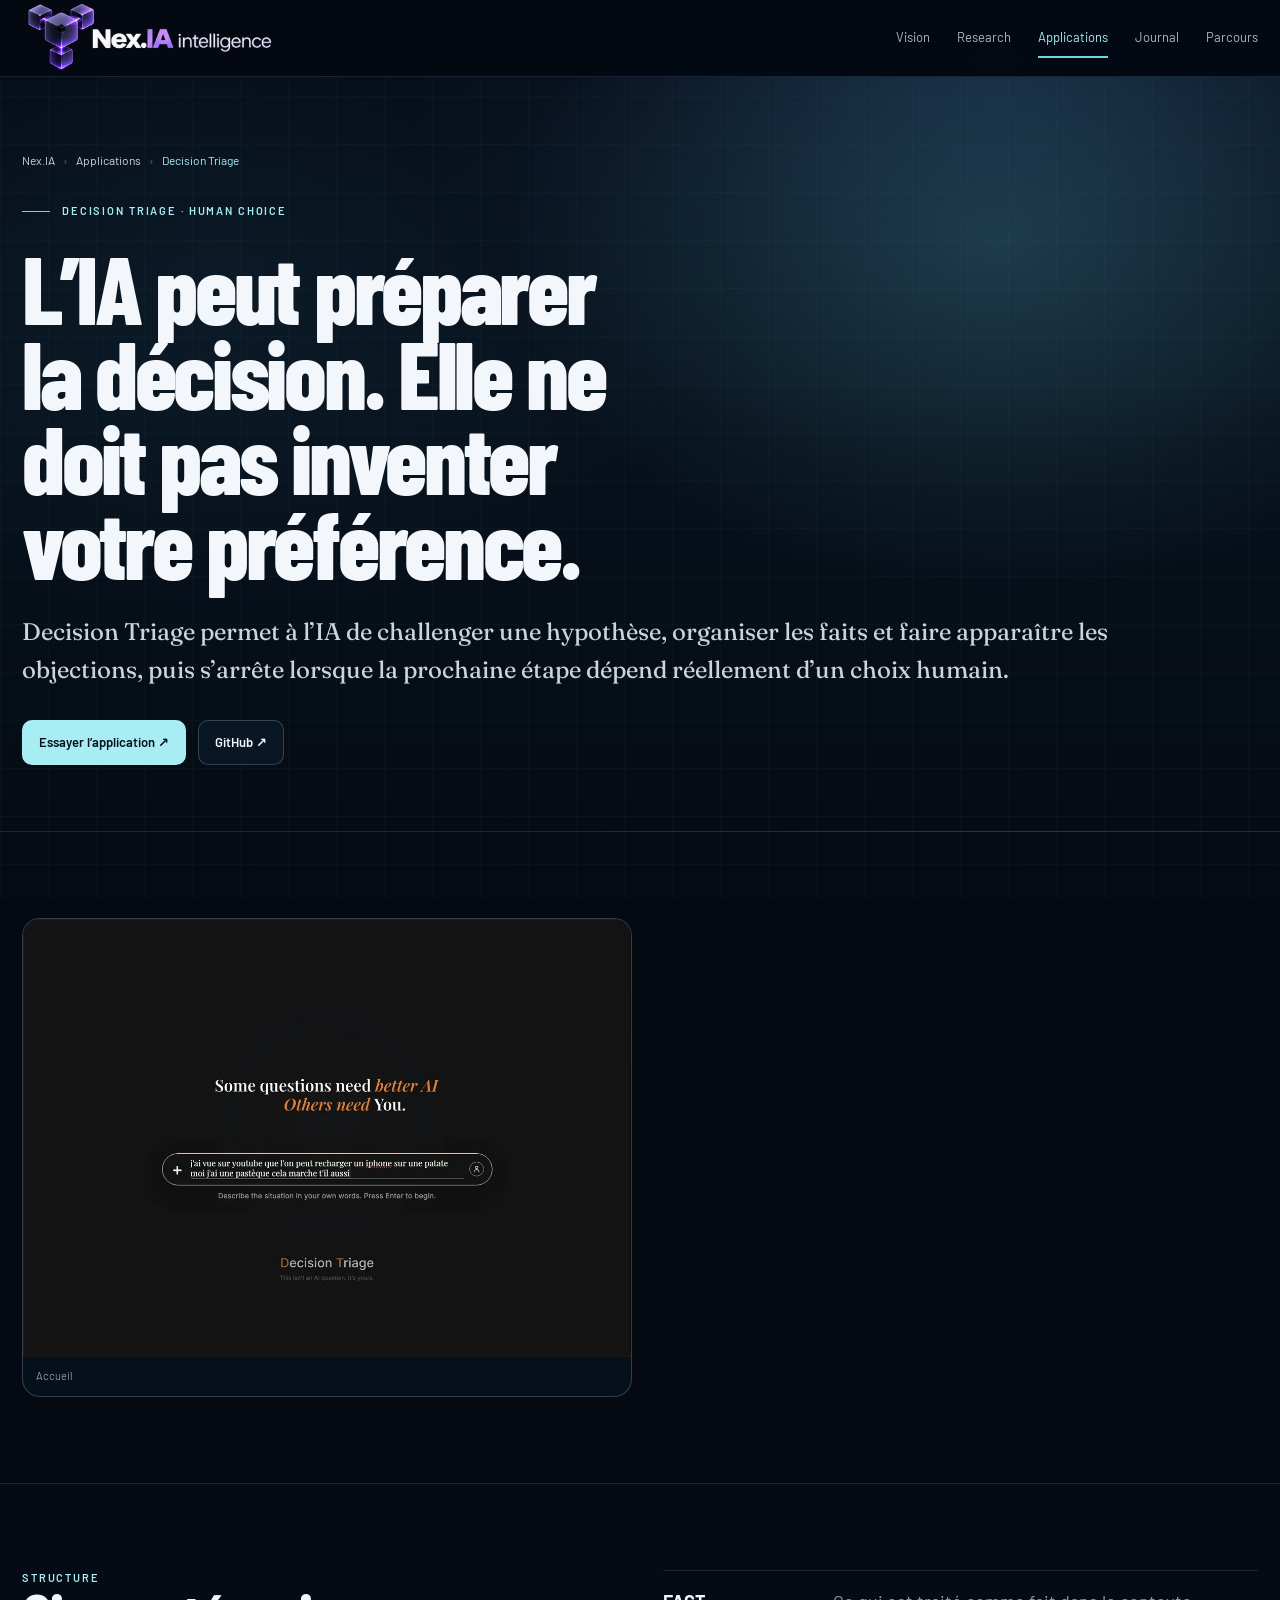
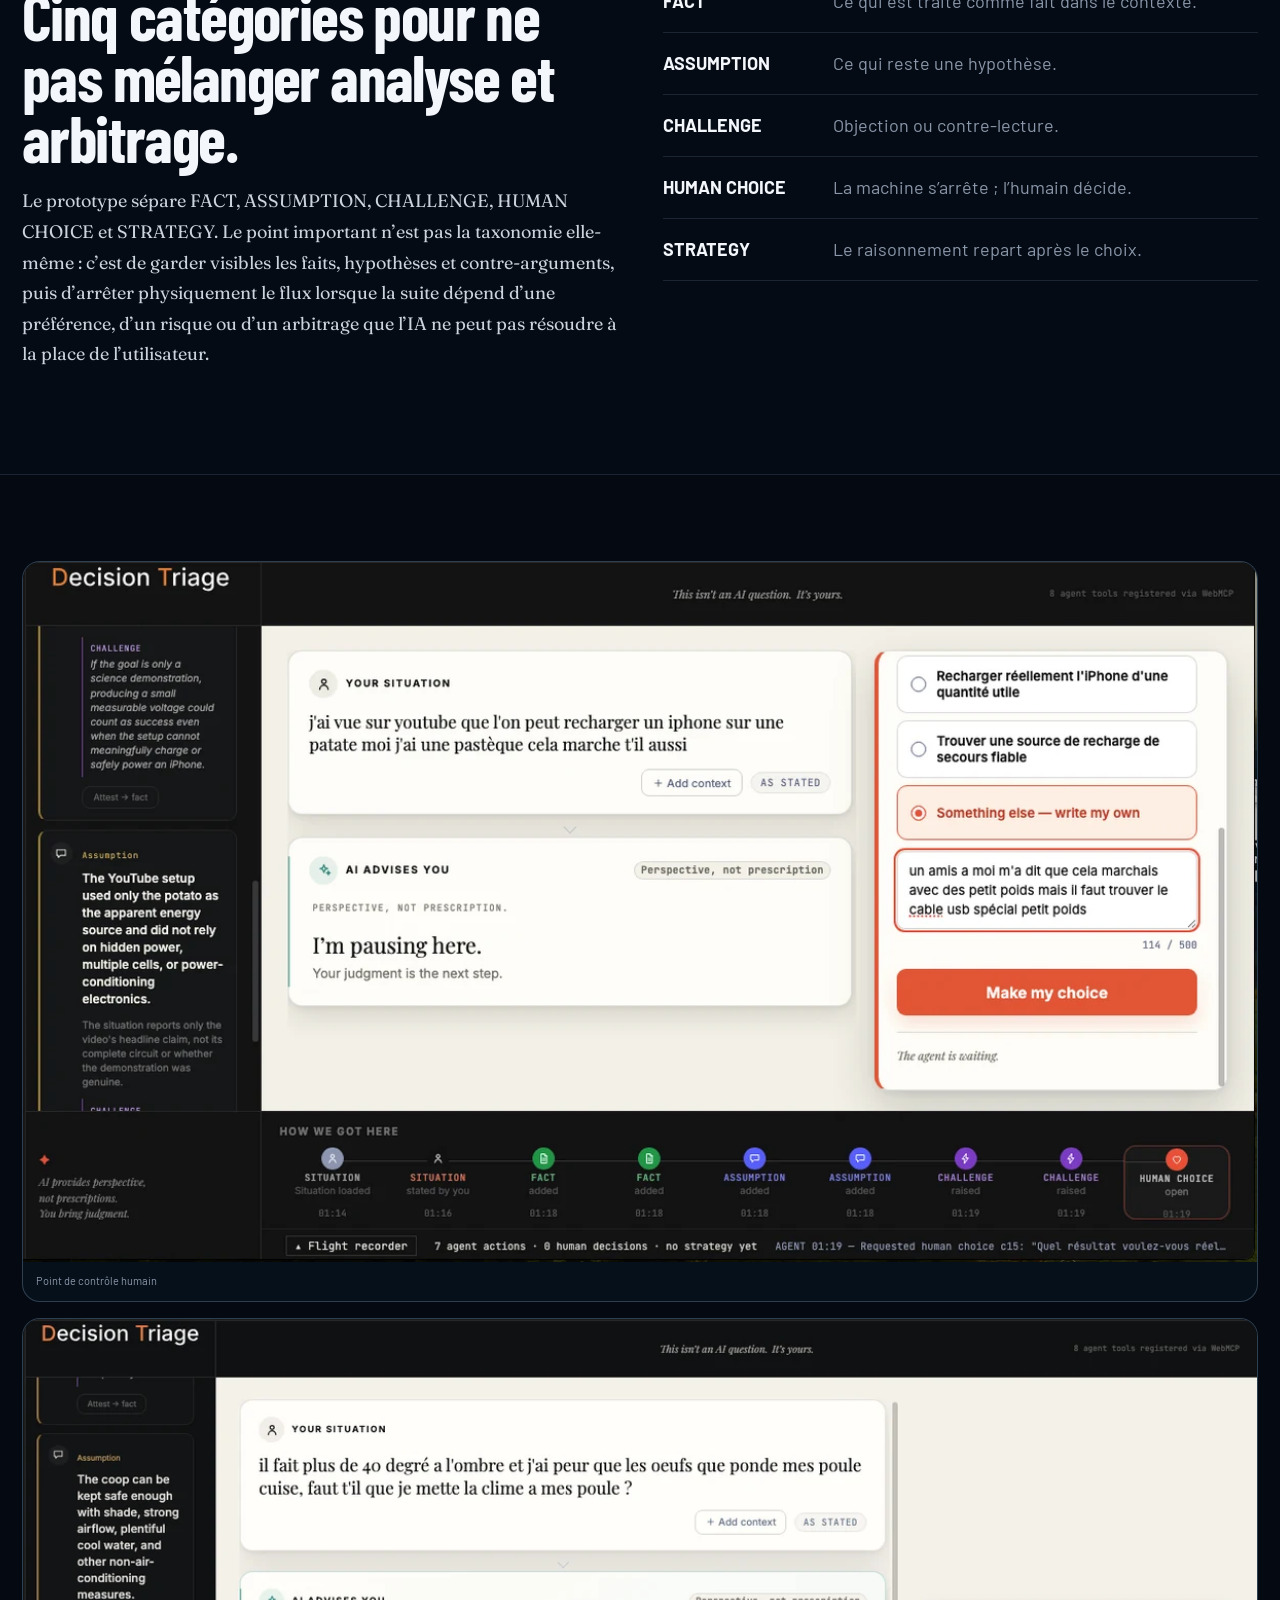
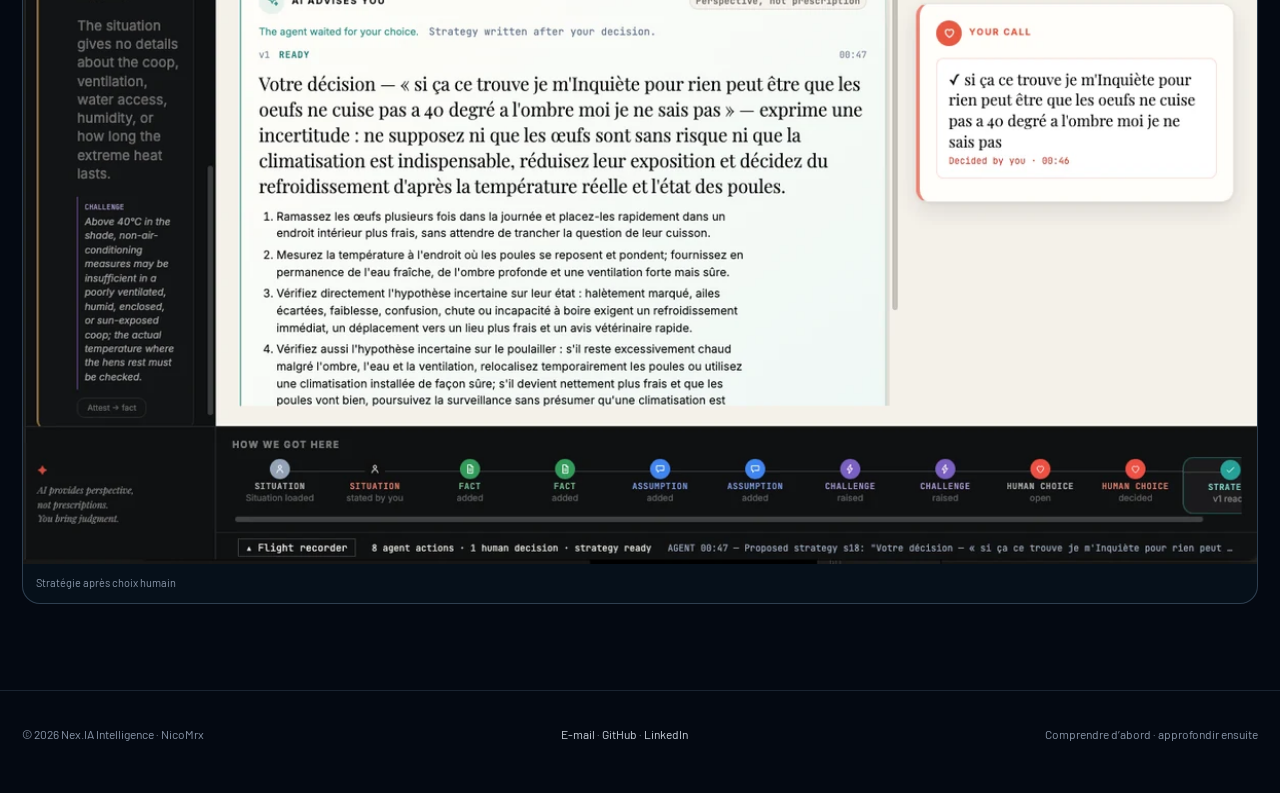
<file: applications/decision-triage.html>
<!DOCTYPE html>
<html lang="fr"><head><meta charset="utf-8"/><meta content="width=device-width,initial-scale=1" name="viewport"/><meta content="#07111c" name="theme-color"/><title>Decision Triage — Nex.IA</title><meta content="Decision Triage : interface de décision avec arrêt explicite sur Human Choice." name="description"/><link href="https://fonts.googleapis.com" rel="preconnect"/><link href="https://fonts.googleapis.com/css2?family=Barlow:wght@400;500;600;700&amp;family=Barlow+Condensed:wght@600;700;800&amp;family=Fraunces:opsz,wght@9..144,350..650&amp;display=swap" rel="stylesheet"/><link href="../assets/site.css" rel="stylesheet"/></head><body class="section-applications"><header class="site-header"><div class="wrap"><a class="brand" href="../index.html"><img alt="Nex.IA Intelligence" src="../assets/nexia-logo.png"/></a><nav aria-label="Navigation" class="site-nav"><a href="../vision/index.html">Vision</a><a href="../research/index.html">Research</a><a class="active" href="../applications/index.html">Applications</a><a href="../journal/index.html">Journal</a><a href="../parcours/index.html">Parcours</a></nav></div></header><main><section class="page-hero"><div class="wrap"><nav aria-label="Fil d’Ariane" class="breadcrumb"><a href="../index.html">Nex.IA</a><span class="sep">›</span><a href="../applications/index.html">Applications</a><span class="sep">›</span><span class="current">Decision Triage</span></nav><p class="eyebrow">Decision Triage · Human Choice</p><h1>L’IA peut préparer la décision. Elle ne doit pas inventer votre préférence.</h1><p class="lead">Decision Triage permet à l’IA de challenger une hypothèse, organiser les faits et faire apparaître les objections, puis s’arrête lorsque la prochaine étape dépend réellement d’un choix humain.</p><div class="actions"><a class="btn primary" href="https://decision-triage-neuf.vercel.app/" rel="noopener" target="_blank">Essayer l’application ↗</a><a class="btn" href="https://github.com/nicoMrx/decision-triage" rel="noopener" target="_blank">GitHub ↗</a></div></div></section><section class="section"><div class="wrap gallery"><figure class="small"><img alt="Decision Triage accueil" src="../assets/dt-home.webp"/><figcaption>Accueil</figcaption></figure></div></section><section class="section alt"><div class="wrap split"><div class="prose"><div class="kicker">Structure</div><h2>Cinq catégories pour ne pas mélanger analyse et arbitrage.</h2><p>Le prototype sépare FACT, ASSUMPTION, CHALLENGE, HUMAN CHOICE et STRATEGY. Le point important n’est pas la taxonomie elle-même : c’est de garder visibles les faits, hypothèses et contre-arguments, puis d’arrêter physiquement le flux lorsque la suite dépend d’une préférence, d’un risque ou d’un arbitrage que l’IA ne peut pas résoudre à la place de l’utilisateur.</p></div><div class="facts"><div class="fact"><b>FACT</b><span>Ce qui est traité comme fait dans le contexte.</span></div><div class="fact"><b>ASSUMPTION</b><span>Ce qui reste une hypothèse.</span></div><div class="fact"><b>CHALLENGE</b><span>Objection ou contre-lecture.</span></div><div class="fact"><b>HUMAN CHOICE</b><span>La machine s’arrête ; l’humain décide.</span></div><div class="fact"><b>STRATEGY</b><span>Le raisonnement repart après le choix.</span></div></div></div></section><section class="section"><div class="wrap gallery"><figure class="big"><img alt="Decision Triage Human Choice" src="../assets/dt-choice.webp"/><figcaption>Point de contrôle humain</figcaption></figure><figure class="big"><img alt="Decision Triage stratégie" src="../assets/dt-strategy.webp"/><figcaption>Stratégie après choix humain</figcaption></figure></div></section></main><footer><div class="wrap footer-row"><span>© 2026 Nex.IA Intelligence · NicoMrx</span><span><a href="mailto:contact@nexia-intelligence.fr">E-mail</a> · <a href="https://github.com/nicoMrx/" rel="noopener" target="_blank">GitHub</a> · <a href="https://www.linkedin.com/in/morel-nicolas-nicomrx/" rel="noopener" target="_blank">LinkedIn</a></span><span>Comprendre d’abord · approfondir ensuite</span></div></footer></body></html>
</file>
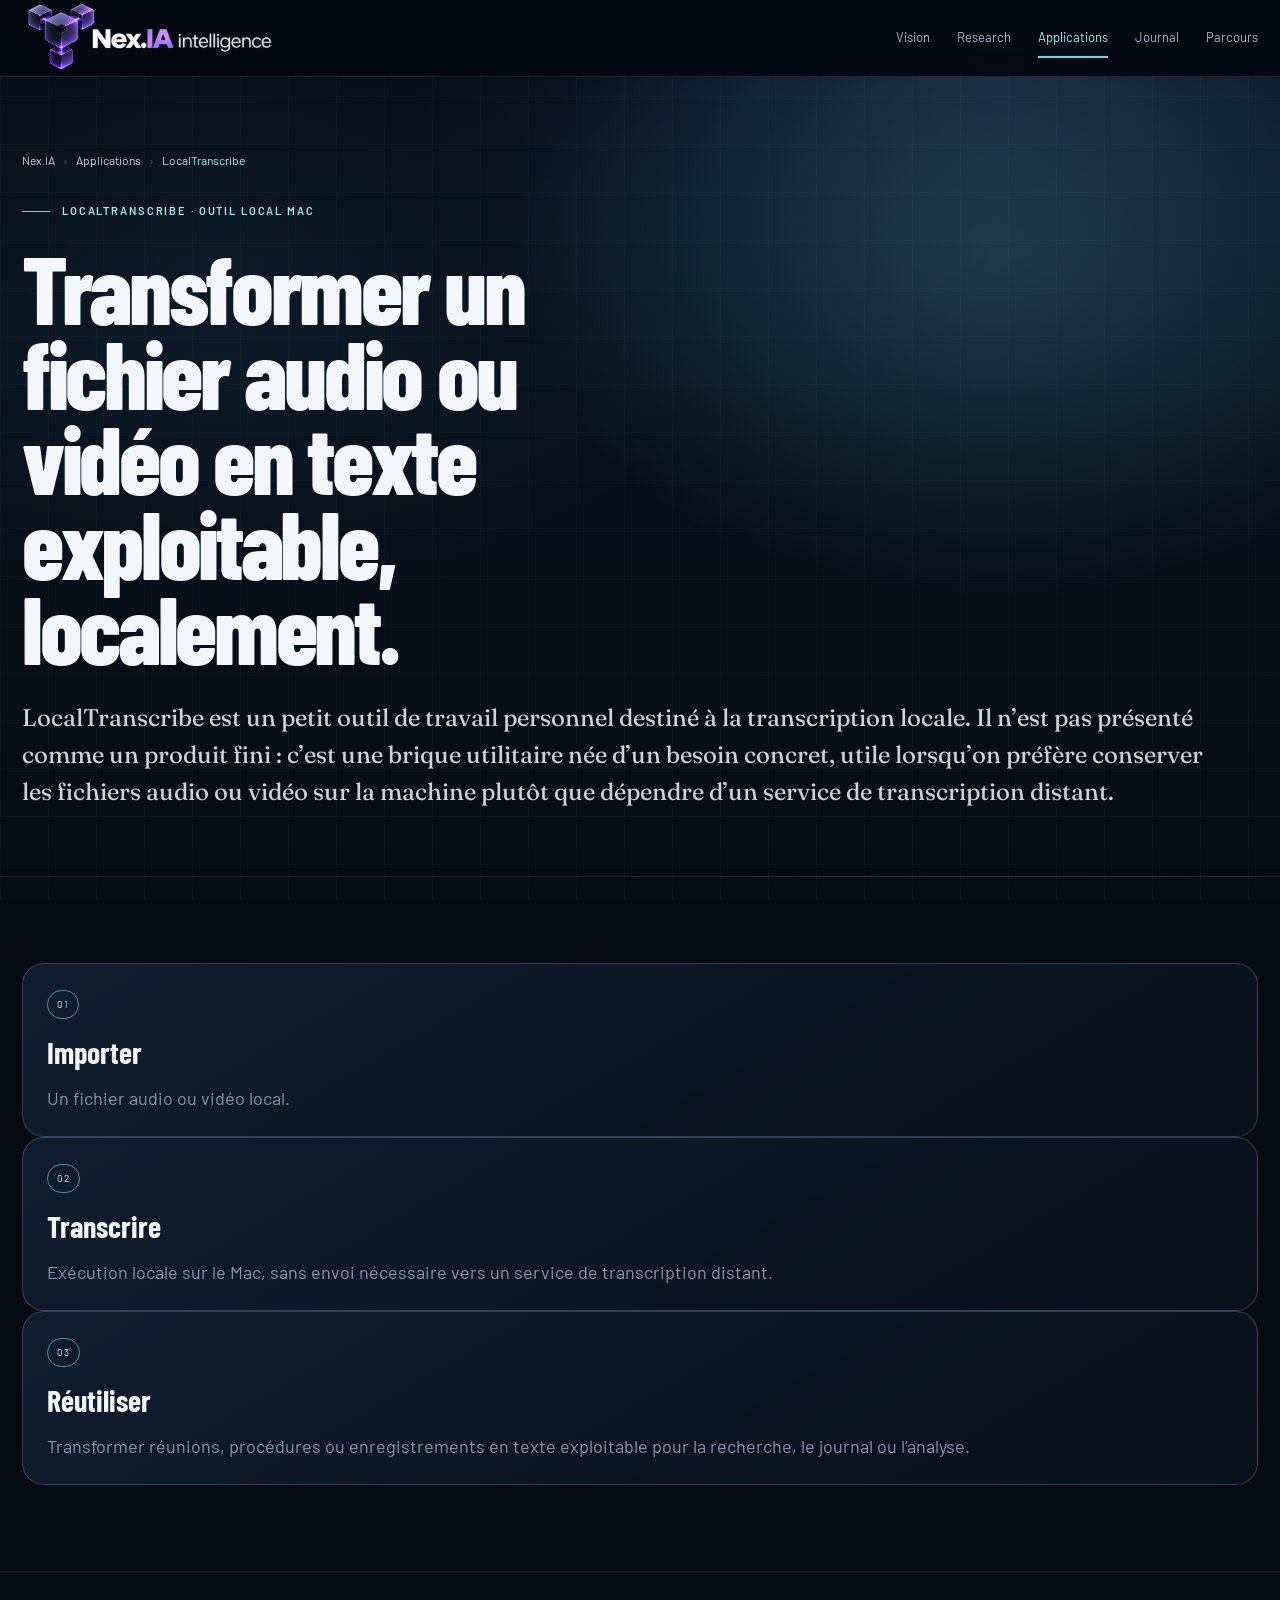
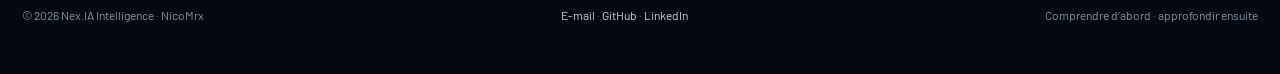
<file: applications/localtranscribe.html>
<!DOCTYPE html>
<html lang="fr"><head><meta charset="utf-8"/><meta content="width=device-width,initial-scale=1" name="viewport"/><meta content="#07111c" name="theme-color"/><title>LocalTranscribe — Nex.IA</title><meta content="Outil local Mac de transcription audio et vidéo." name="description"/><link href="https://fonts.googleapis.com" rel="preconnect"/><link href="https://fonts.googleapis.com/css2?family=Barlow:wght@400;500;600;700&amp;family=Barlow+Condensed:wght@600;700;800&amp;family=Fraunces:opsz,wght@9..144,350..650&amp;display=swap" rel="stylesheet"/><link href="../assets/site.css" rel="stylesheet"/></head><body class="section-applications"><header class="site-header"><div class="wrap"><a class="brand" href="../index.html"><img alt="Nex.IA Intelligence" src="../assets/nexia-logo.png"/></a><nav aria-label="Navigation" class="site-nav"><a href="../vision/index.html">Vision</a><a href="../research/index.html">Research</a><a class="active" href="../applications/index.html">Applications</a><a href="../journal/index.html">Journal</a><a href="../parcours/index.html">Parcours</a></nav></div></header><main><section class="page-hero"><div class="wrap"><nav aria-label="Fil d’Ariane" class="breadcrumb"><a href="../index.html">Nex.IA</a><span class="sep">›</span><a href="../applications/index.html">Applications</a><span class="sep">›</span><span class="current">LocalTranscribe</span></nav><p class="eyebrow">LocalTranscribe · outil local Mac</p><h1>Transformer un fichier audio ou vidéo en texte exploitable, localement.</h1><p class="lead">LocalTranscribe est un petit outil de travail personnel destiné à la transcription locale. Il n’est pas présenté comme un produit fini : c’est une brique utilitaire née d’un besoin concret, utile lorsqu’on préfère conserver les fichiers audio ou vidéo sur la machine plutôt que dépendre d’un service de transcription distant.</p></div></section><section class="section"><div class="wrap"><div class="grid-3"><article class="card"><div class="card-body"><span class="tag">01</span><h3>Importer</h3><p>Un fichier audio ou vidéo local.</p></div></article><article class="card"><div class="card-body"><span class="tag">02</span><h3>Transcrire</h3><p>Exécution locale sur le Mac, sans envoi nécessaire vers un service de transcription distant.</p></div></article><article class="card"><div class="card-body"><span class="tag">03</span><h3>Réutiliser</h3><p>Transformer réunions, procédures ou enregistrements en texte exploitable pour la recherche, le journal ou l’analyse.</p></div></article></div></div></section></main><footer><div class="wrap footer-row"><span>© 2026 Nex.IA Intelligence · NicoMrx</span><span><a href="mailto:contact@nexia-intelligence.fr">E-mail</a> · <a href="https://github.com/nicoMrx/" rel="noopener" target="_blank">GitHub</a> · <a href="https://www.linkedin.com/in/morel-nicolas-nicomrx/" rel="noopener" target="_blank">LinkedIn</a></span><span>Comprendre d’abord · approfondir ensuite</span></div></footer></body></html>
</file>
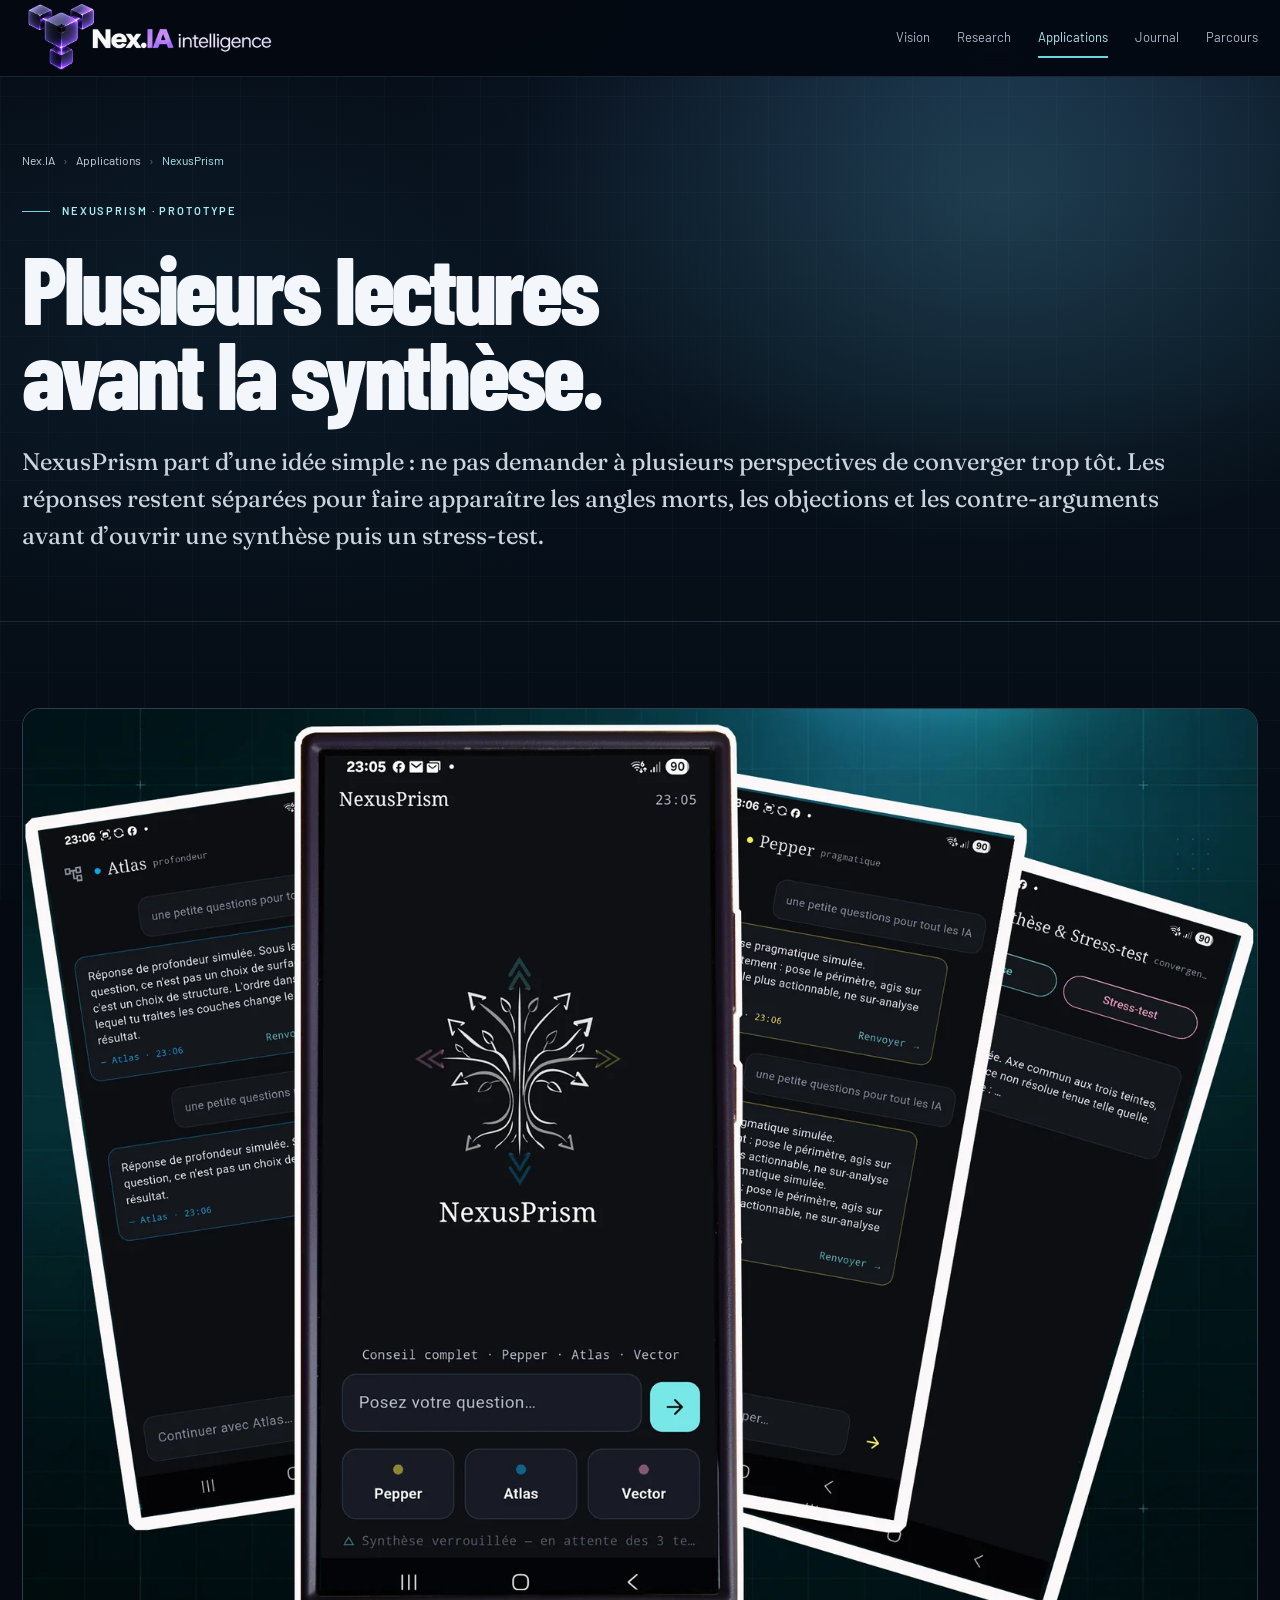
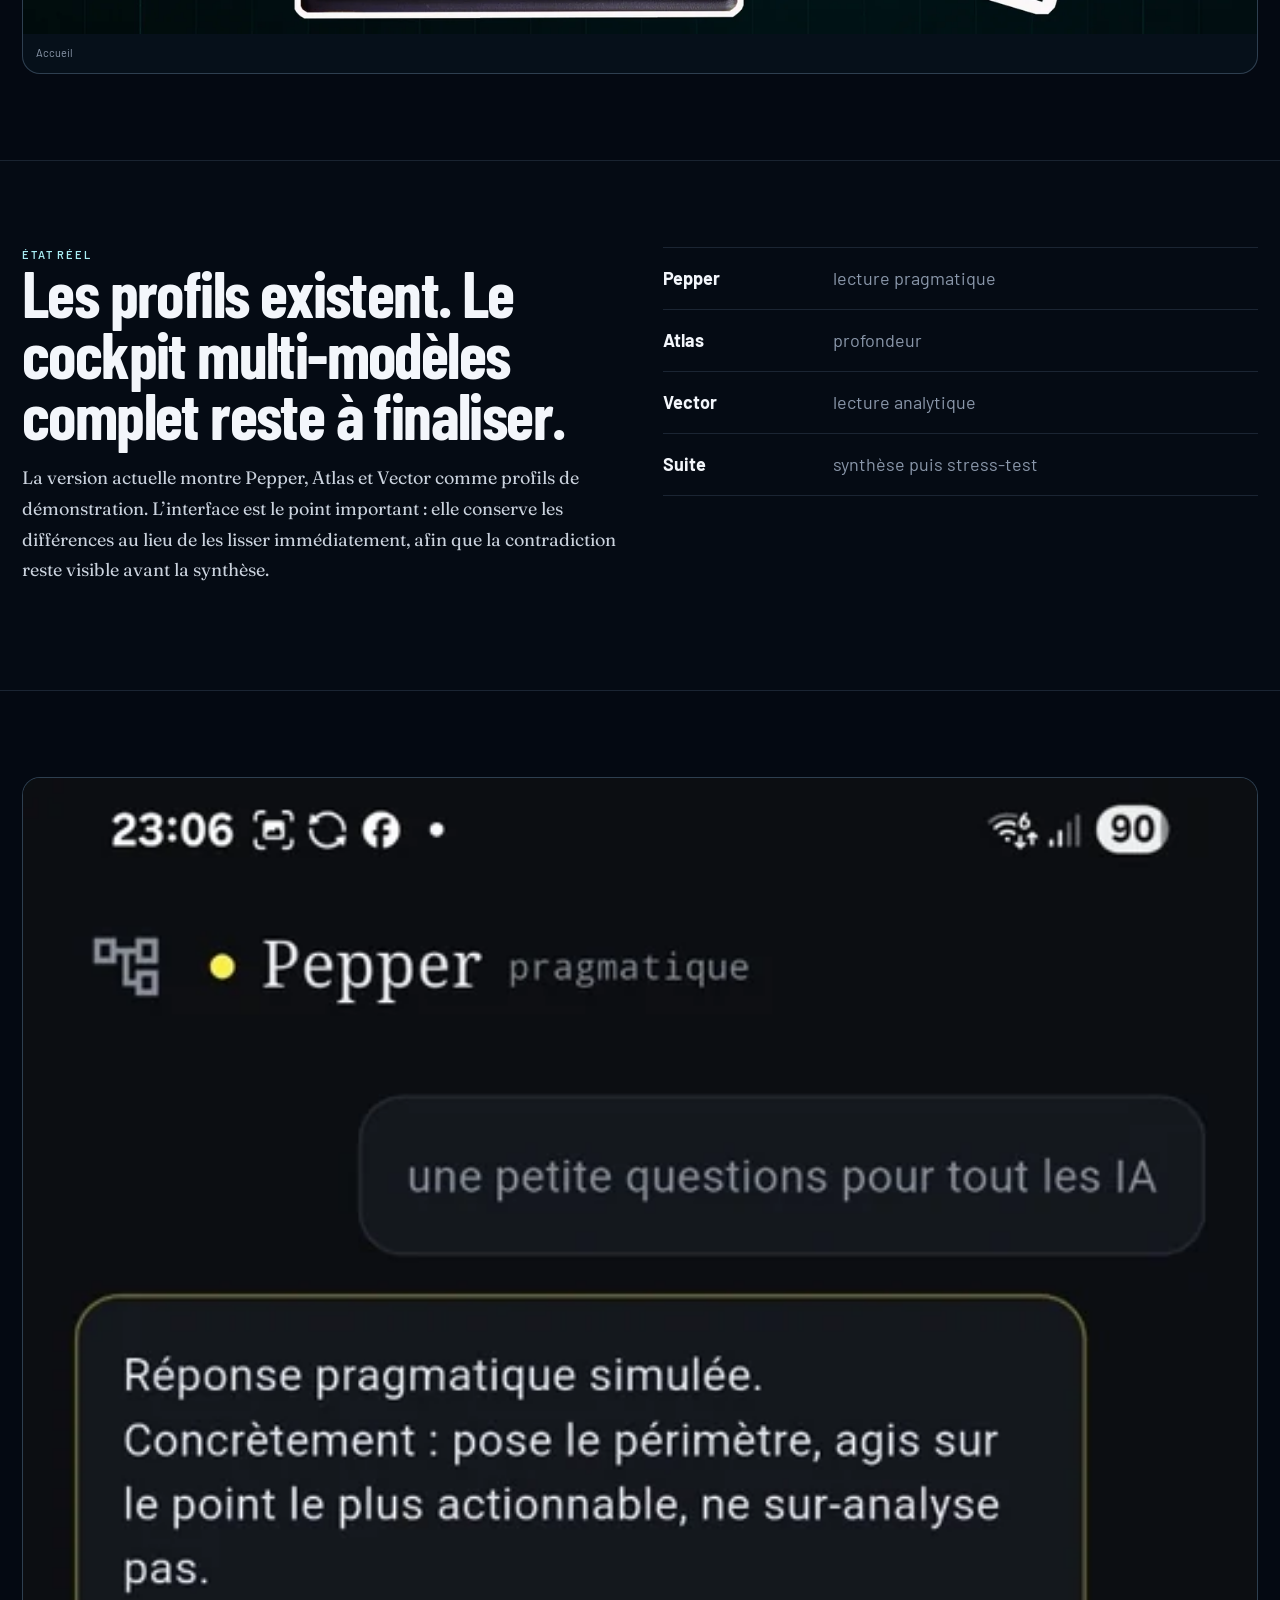
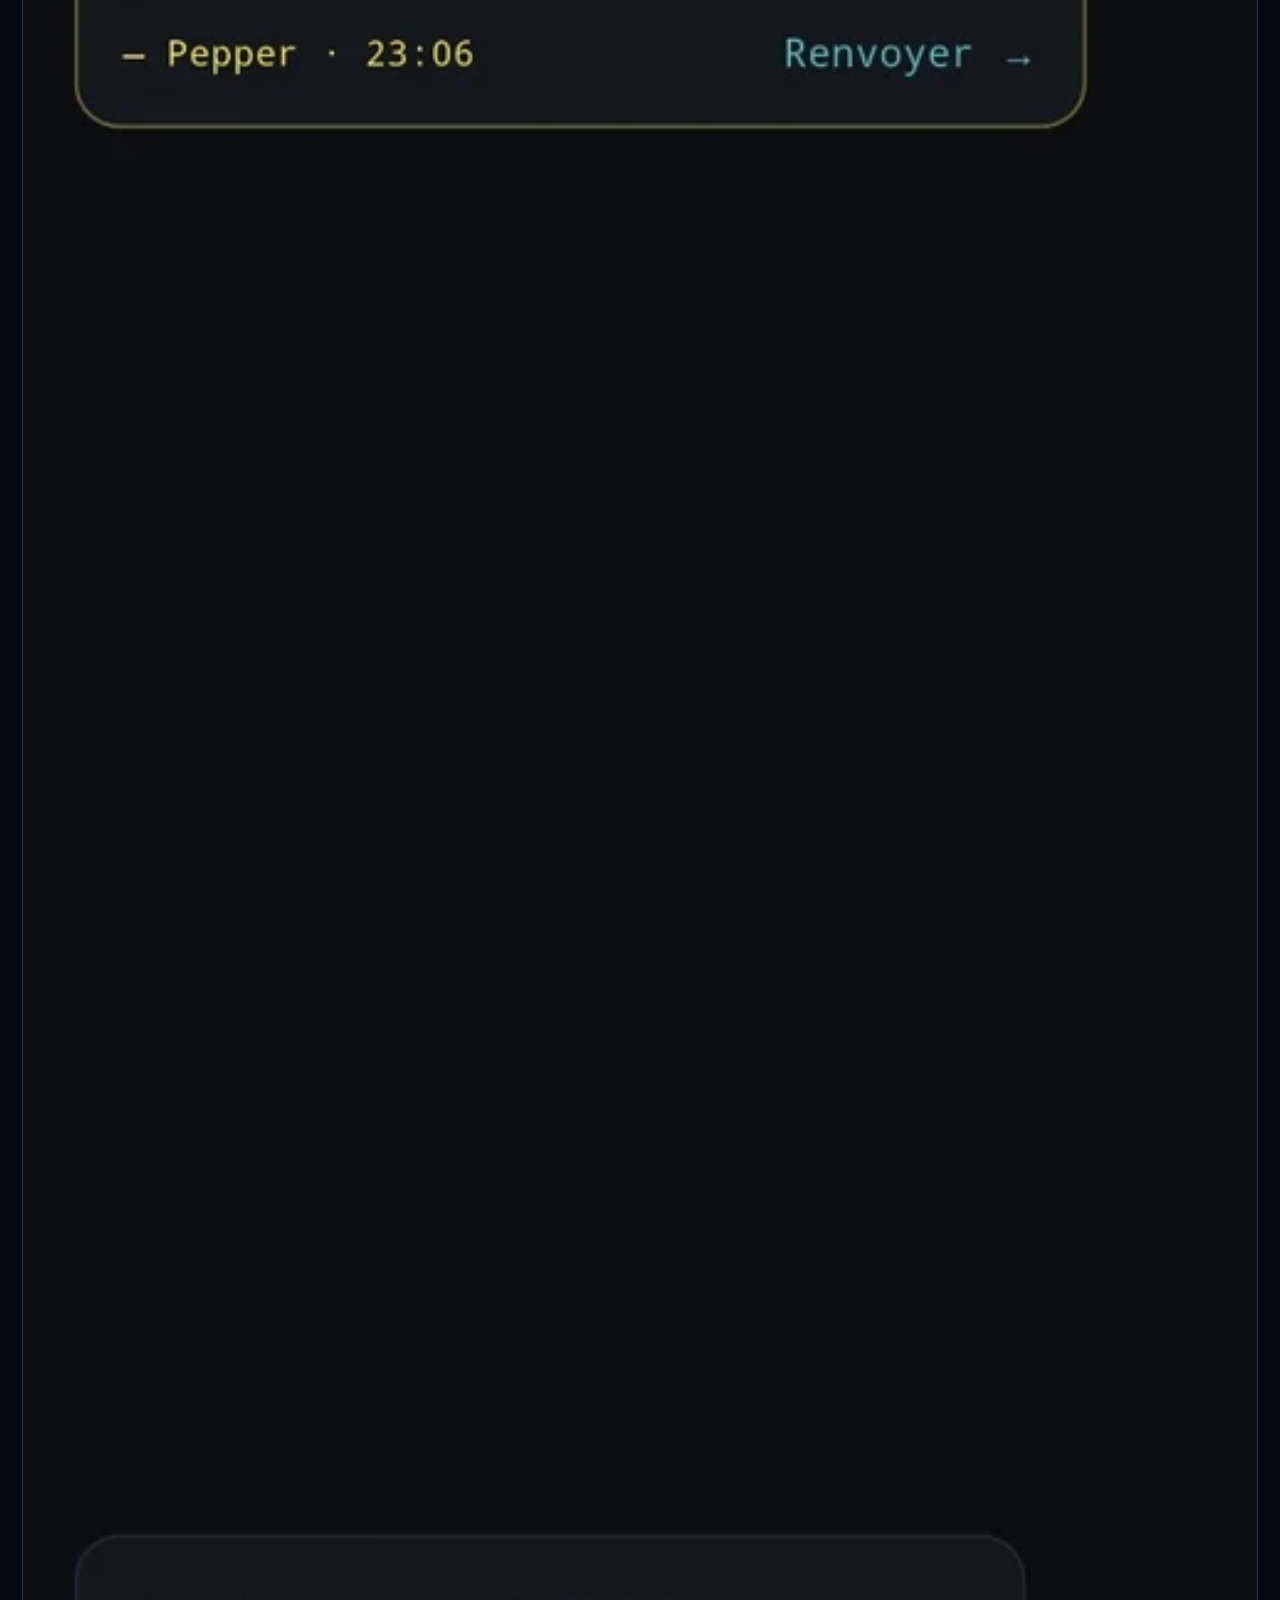
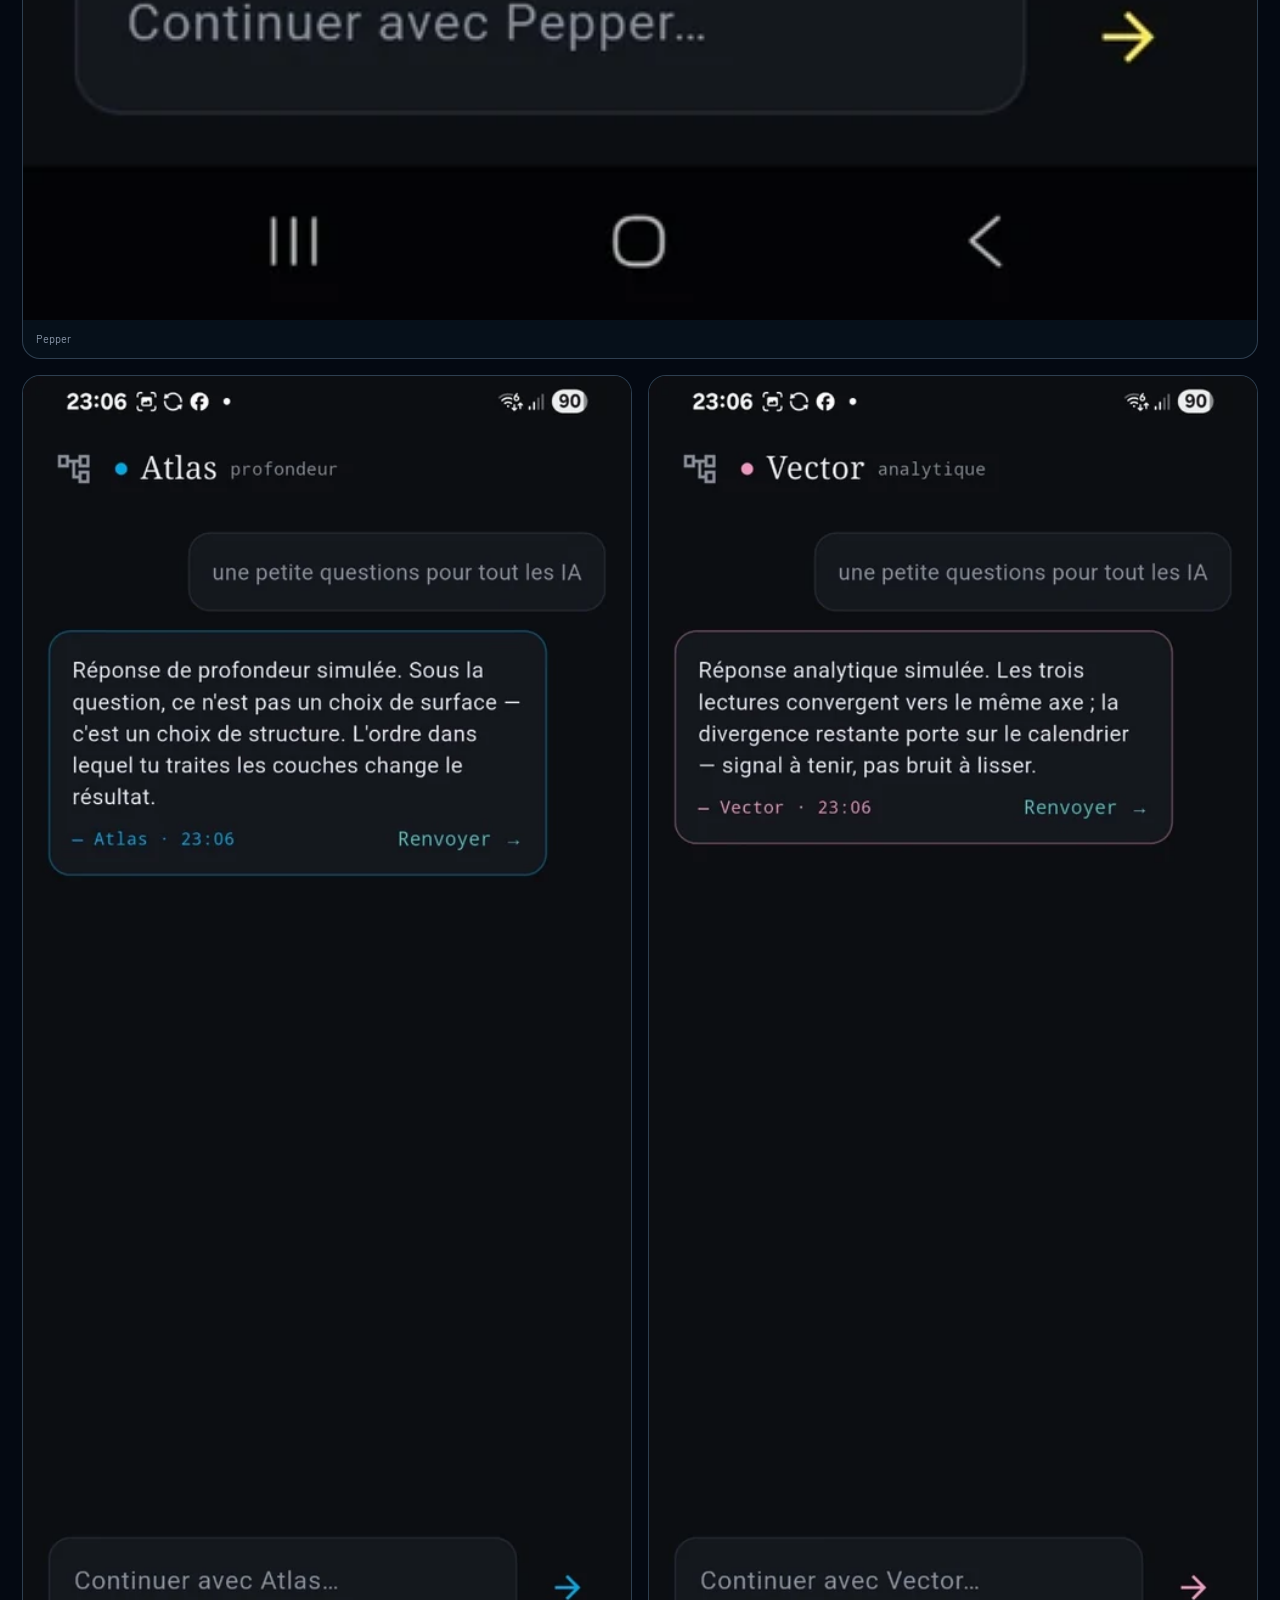
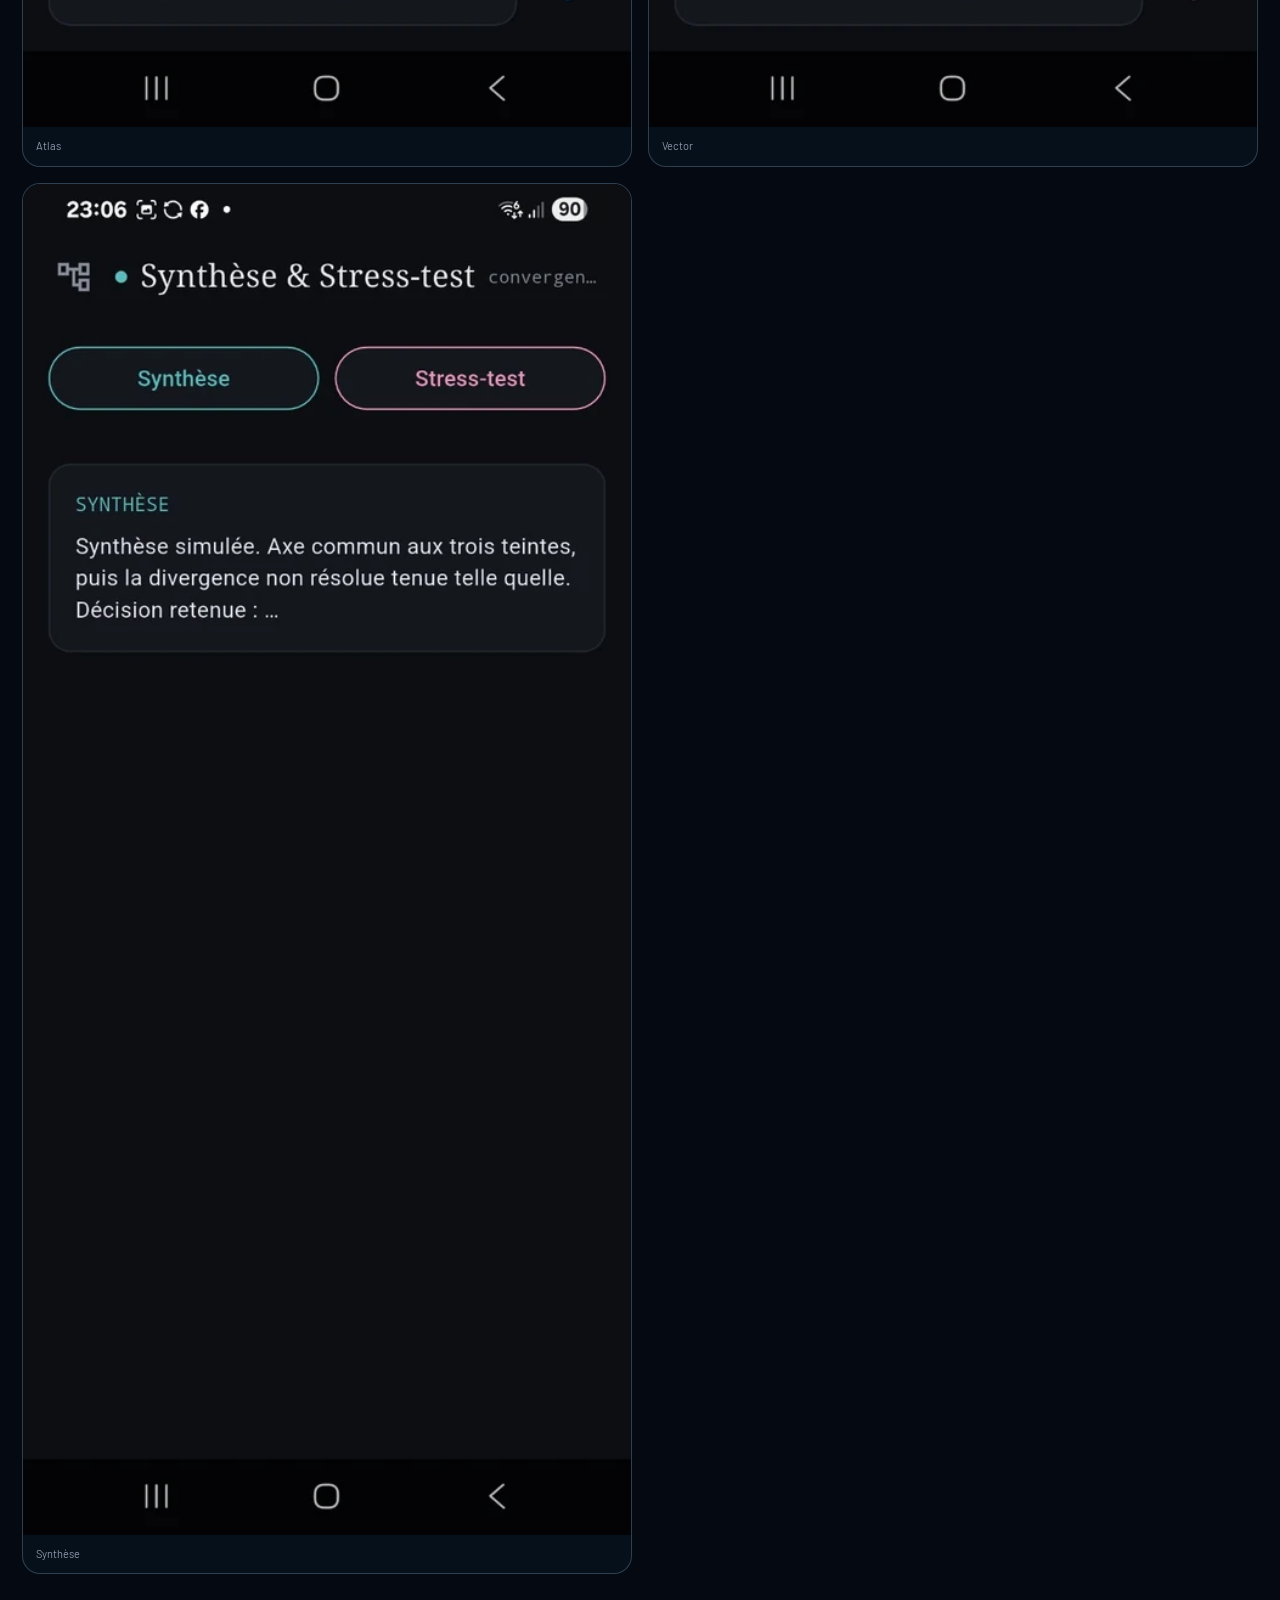
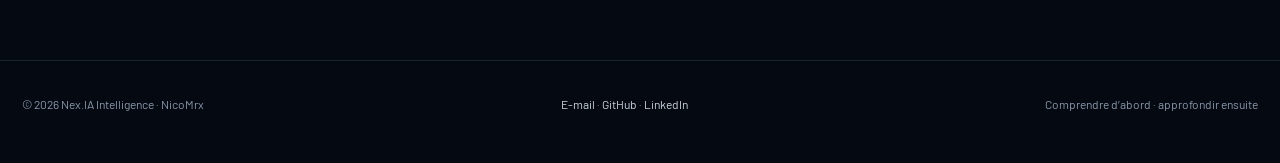
<file: applications/nexusprism.html>
<!DOCTYPE html>
<html lang="fr"><head><meta charset="utf-8"/><meta content="width=device-width,initial-scale=1" name="viewport"/><meta content="#07111c" name="theme-color"/><title>NexusPrism — Nex.IA</title><meta content="NexusPrism : interface multi-perspectives avec synthèse et stress-test." name="description"/><link href="https://fonts.googleapis.com" rel="preconnect"/><link href="https://fonts.googleapis.com/css2?family=Barlow:wght@400;500;600;700&amp;family=Barlow+Condensed:wght@600;700;800&amp;family=Fraunces:opsz,wght@9..144,350..650&amp;display=swap" rel="stylesheet"/><link href="../assets/site.css" rel="stylesheet"/></head><body class="section-applications"><header class="site-header"><div class="wrap"><a class="brand" href="../index.html"><img alt="Nex.IA Intelligence" src="../assets/nexia-logo.png"/></a><nav aria-label="Navigation" class="site-nav"><a href="../vision/index.html">Vision</a><a href="../research/index.html">Research</a><a class="active" href="../applications/index.html">Applications</a><a href="../journal/index.html">Journal</a><a href="../parcours/index.html">Parcours</a></nav></div></header><main><section class="page-hero"><div class="wrap"><nav aria-label="Fil d’Ariane" class="breadcrumb"><a href="../index.html">Nex.IA</a><span class="sep">›</span><a href="../applications/index.html">Applications</a><span class="sep">›</span><span class="current">NexusPrism</span></nav><p class="eyebrow">NexusPrism · prototype</p><h1>Plusieurs lectures avant la synthèse.</h1><p class="lead">NexusPrism part d’une idée simple : ne pas demander à plusieurs perspectives de converger trop tôt. Les réponses restent séparées pour faire apparaître les angles morts, les objections et les contre-arguments avant d’ouvrir une synthèse puis un stress-test.</p></div></section><section class="section"><div class="wrap gallery nexus-gallery"><figure class="small"><img alt="NexusPrism accueil" src="../assets/nexus-home.webp"/><figcaption>Accueil</figcaption></figure></div></section><section class="section alt"><div class="wrap split"><div class="prose"><div class="kicker">État réel</div><h2>Les profils existent. Le cockpit multi-modèles complet reste à finaliser.</h2><p>La version actuelle montre Pepper, Atlas et Vector comme profils de démonstration. L’interface est le point important : elle conserve les différences au lieu de les lisser immédiatement, afin que la contradiction reste visible avant la synthèse.</p></div><div class="facts"><div class="fact"><b>Pepper</b><span>lecture pragmatique</span></div><div class="fact"><b>Atlas</b><span>profondeur</span></div><div class="fact"><b>Vector</b><span>lecture analytique</span></div><div class="fact"><b>Suite</b><span>synthèse puis stress-test</span></div></div></div></section><section class="section"><div class="wrap gallery nexus-gallery"><figure class="small"><img alt="NexusPrism Pepper" src="../assets/nexus-pepper.webp"/><figcaption>Pepper</figcaption></figure><figure class="small"><img alt="NexusPrism Atlas" src="../assets/nexus-atlas.webp"/><figcaption>Atlas</figcaption></figure><figure class="small"><img alt="NexusPrism Vector" src="../assets/nexus-vector.webp"/><figcaption>Vector</figcaption></figure><figure class="big"><img alt="NexusPrism synthèse" src="../assets/nexus-synthesis.webp"/><figcaption>Synthèse</figcaption></figure></div></section></main><footer><div class="wrap footer-row"><span>© 2026 Nex.IA Intelligence · NicoMrx</span><span><a href="mailto:contact@nexia-intelligence.fr">E-mail</a> · <a href="https://github.com/nicoMrx/" rel="noopener" target="_blank">GitHub</a> · <a href="https://www.linkedin.com/in/morel-nicolas-nicomrx/" rel="noopener" target="_blank">LinkedIn</a></span><span>Comprendre d’abord · approfondir ensuite</span></div></footer></body></html>
</file>
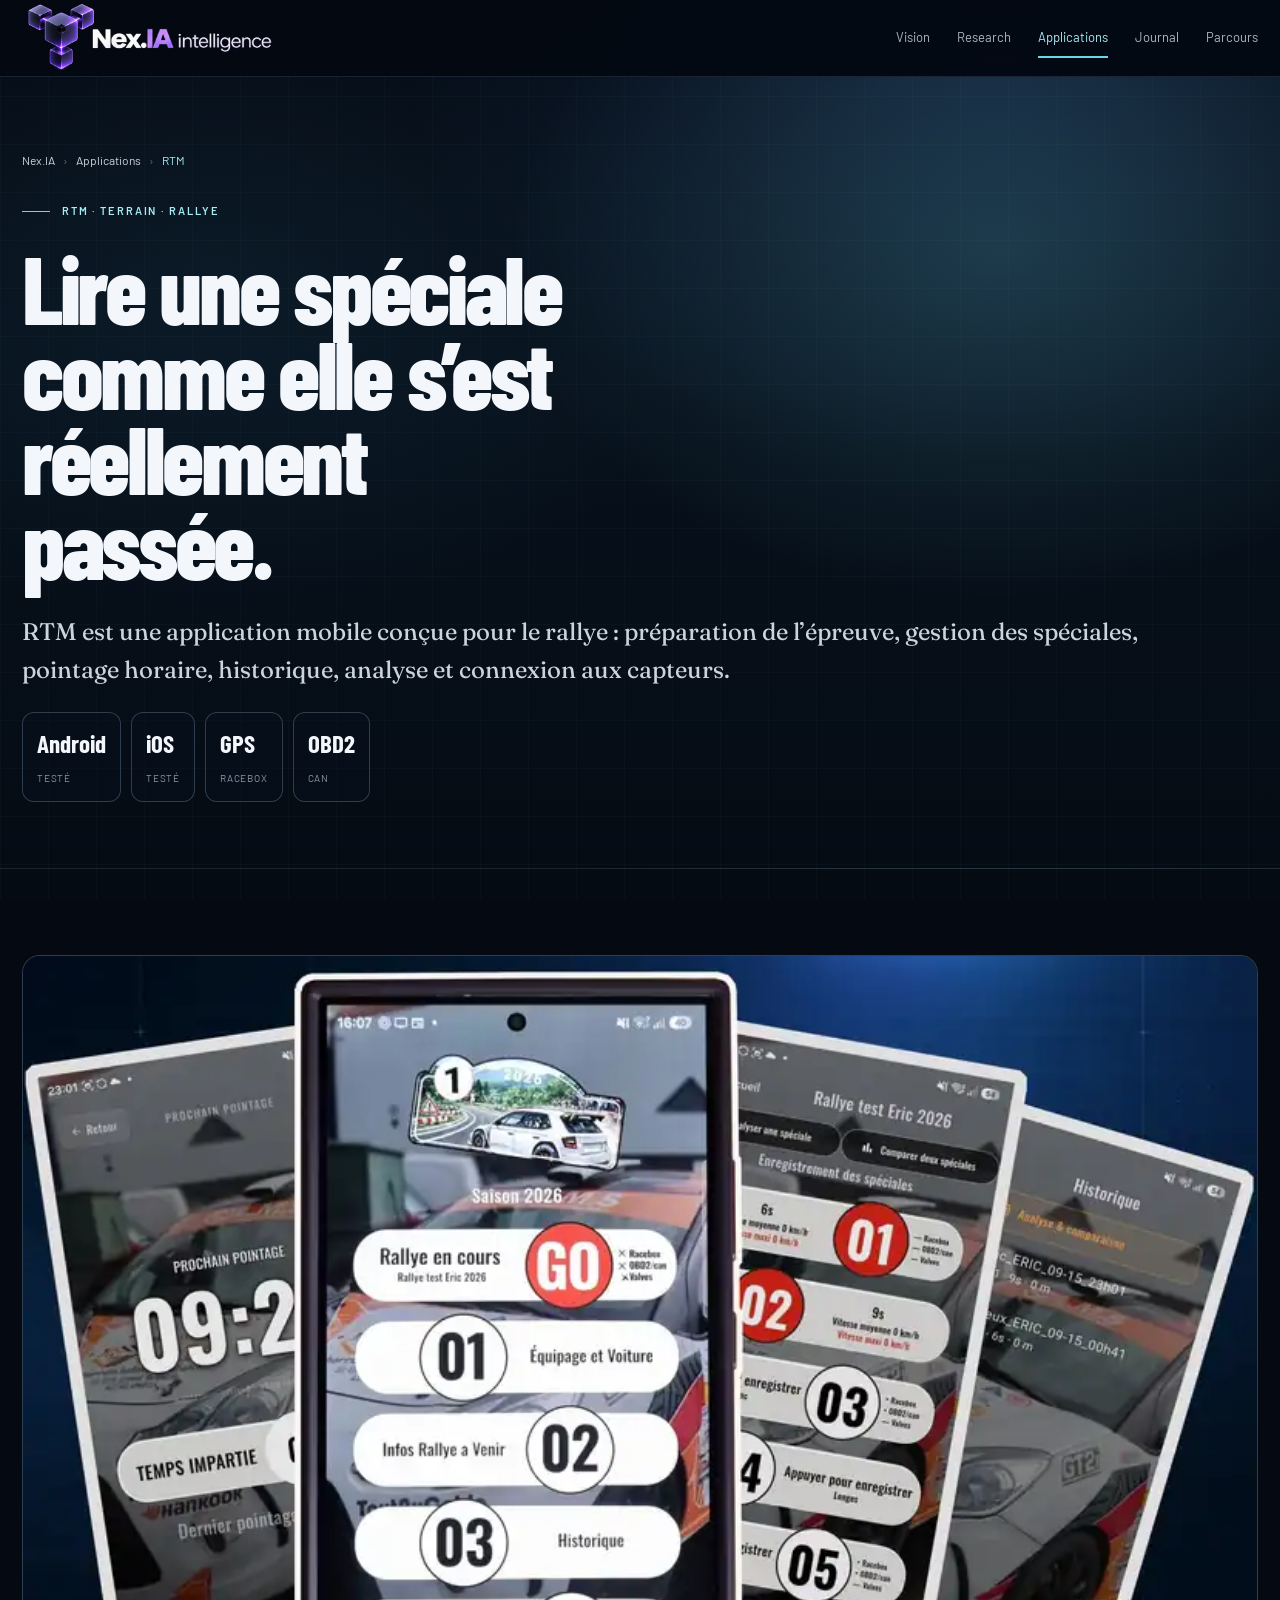
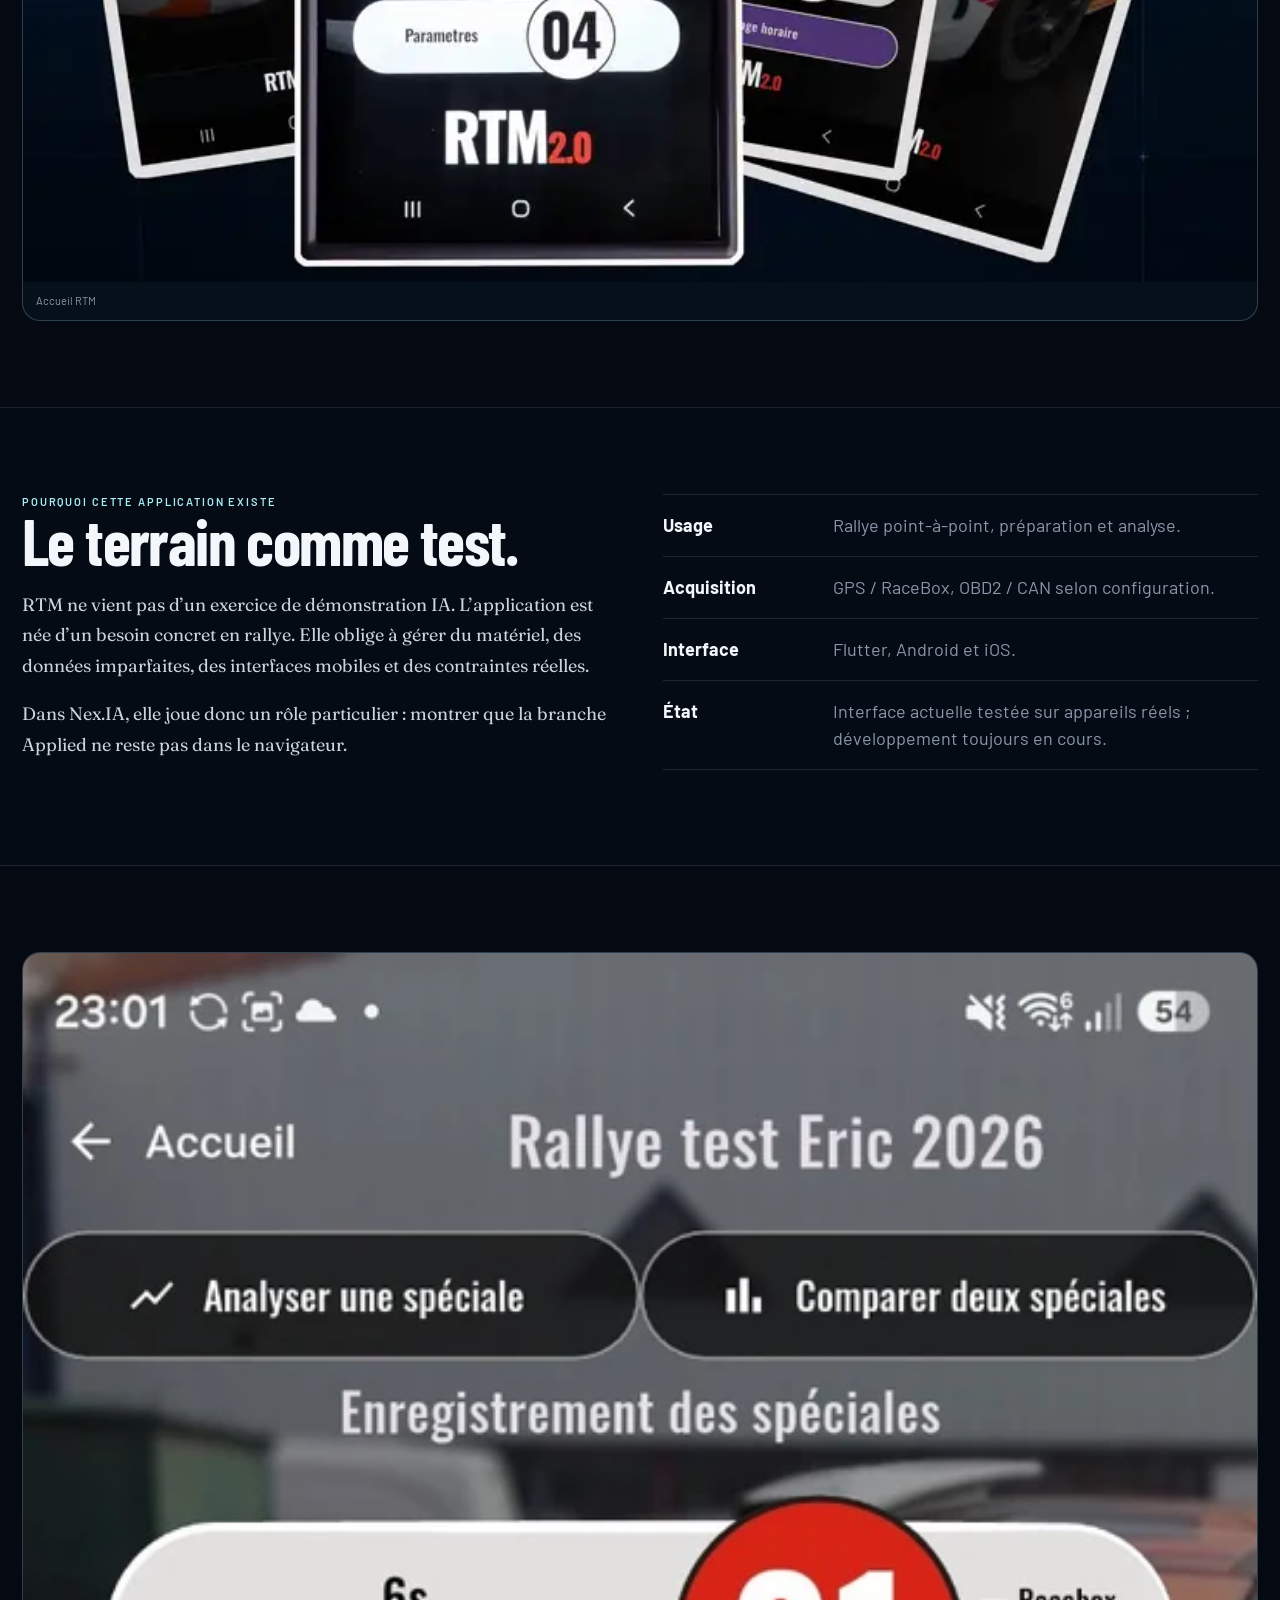
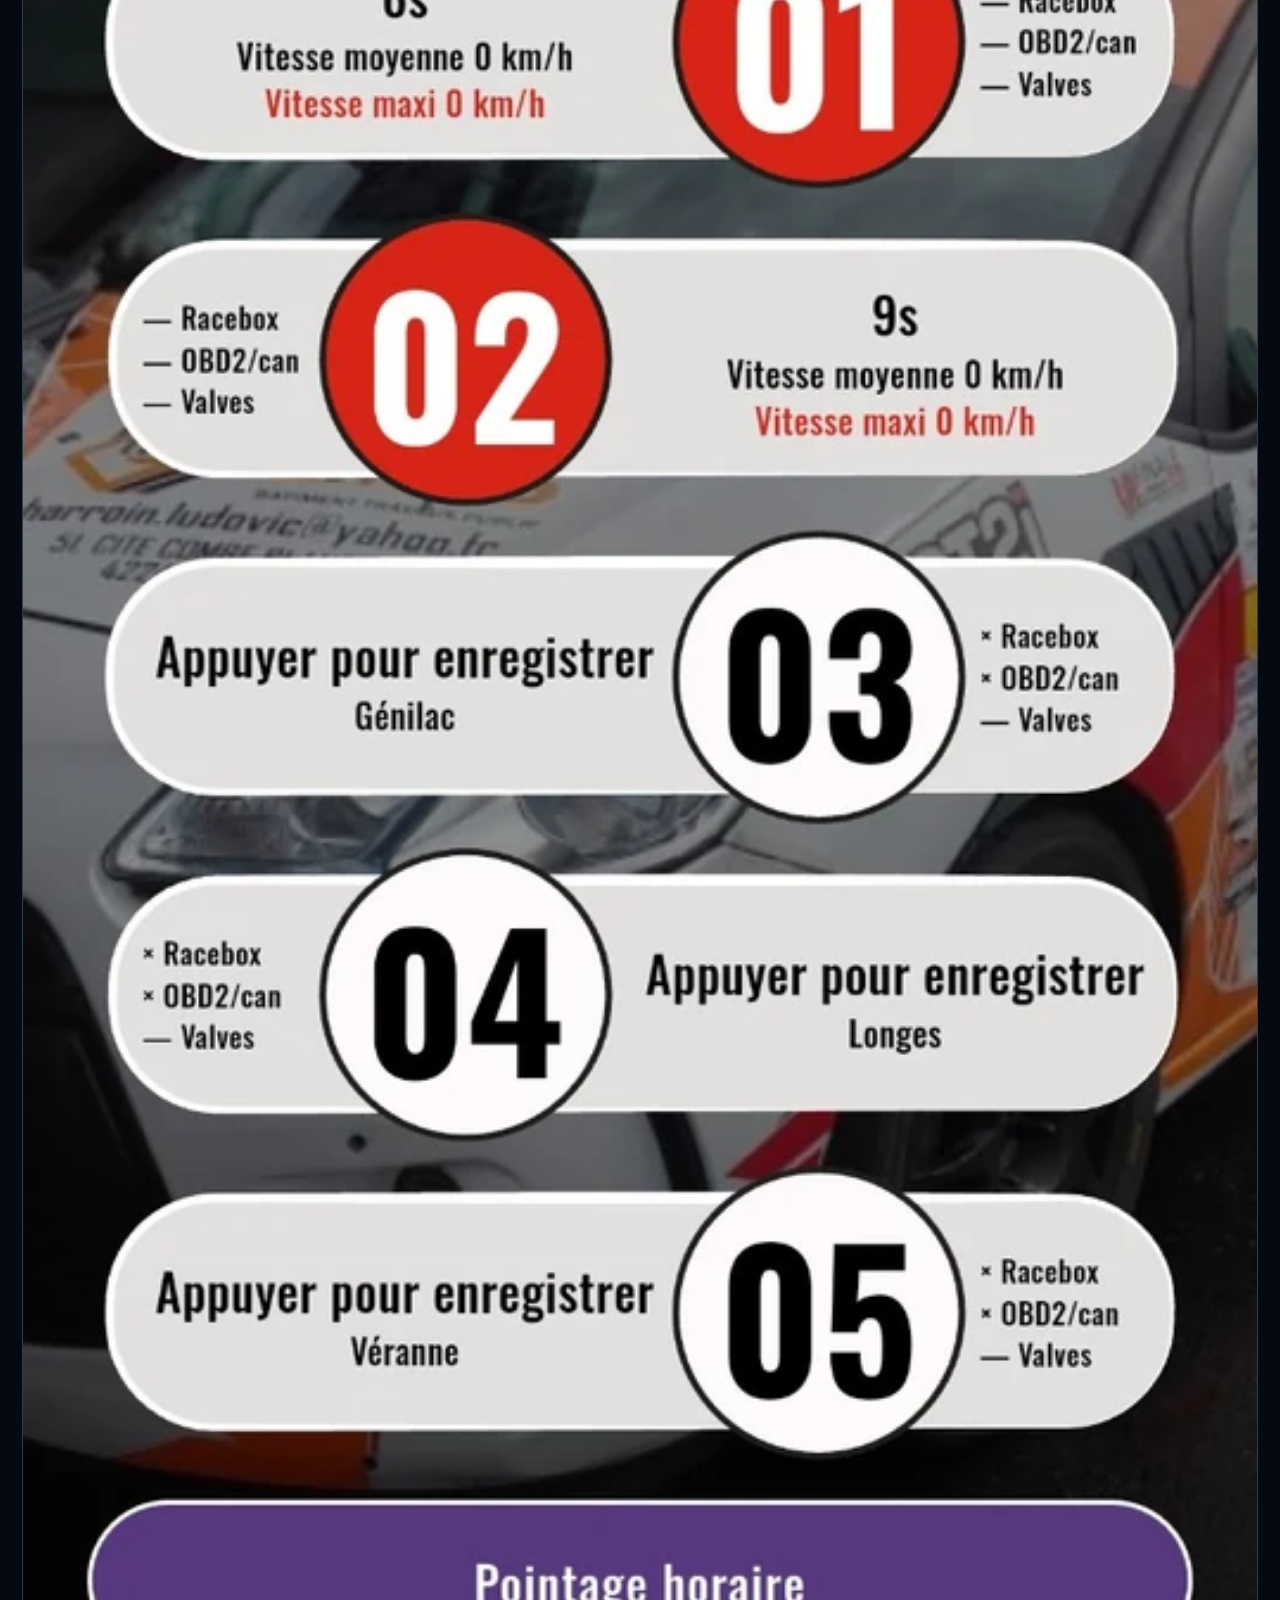
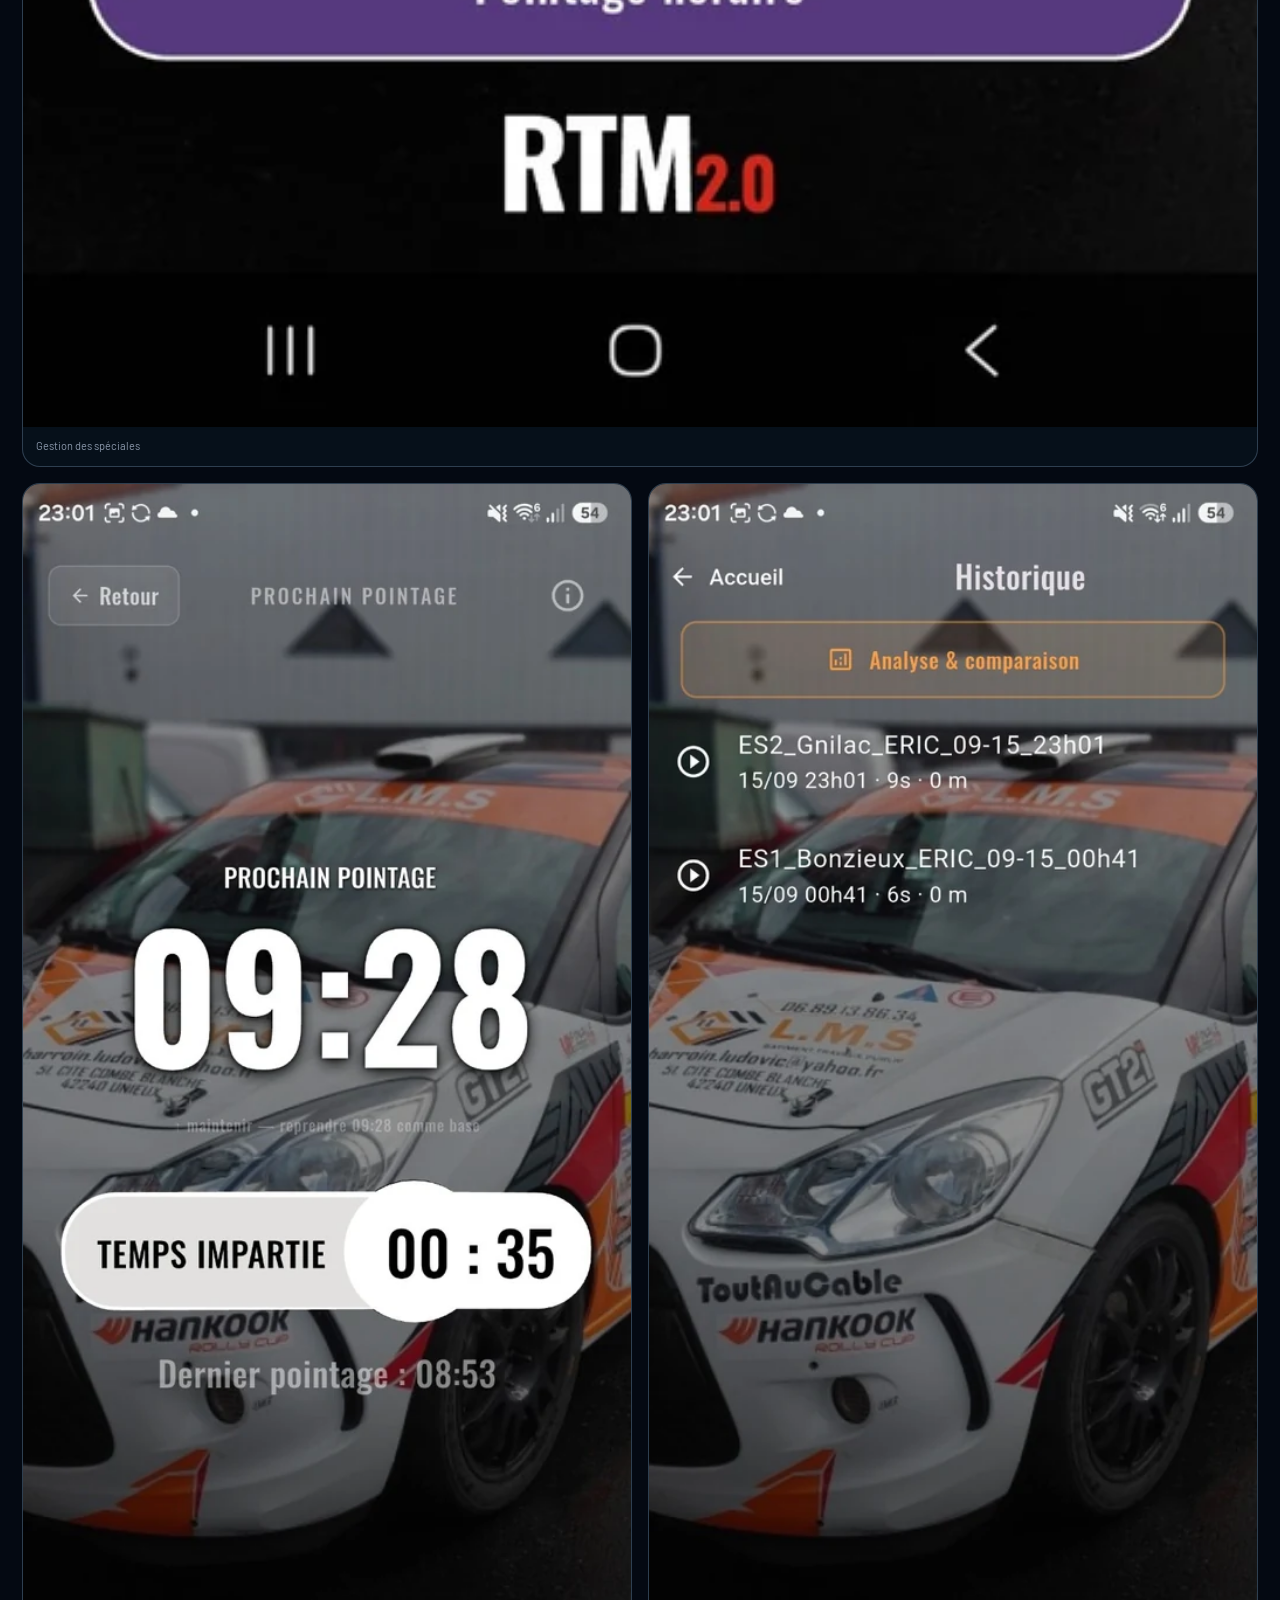
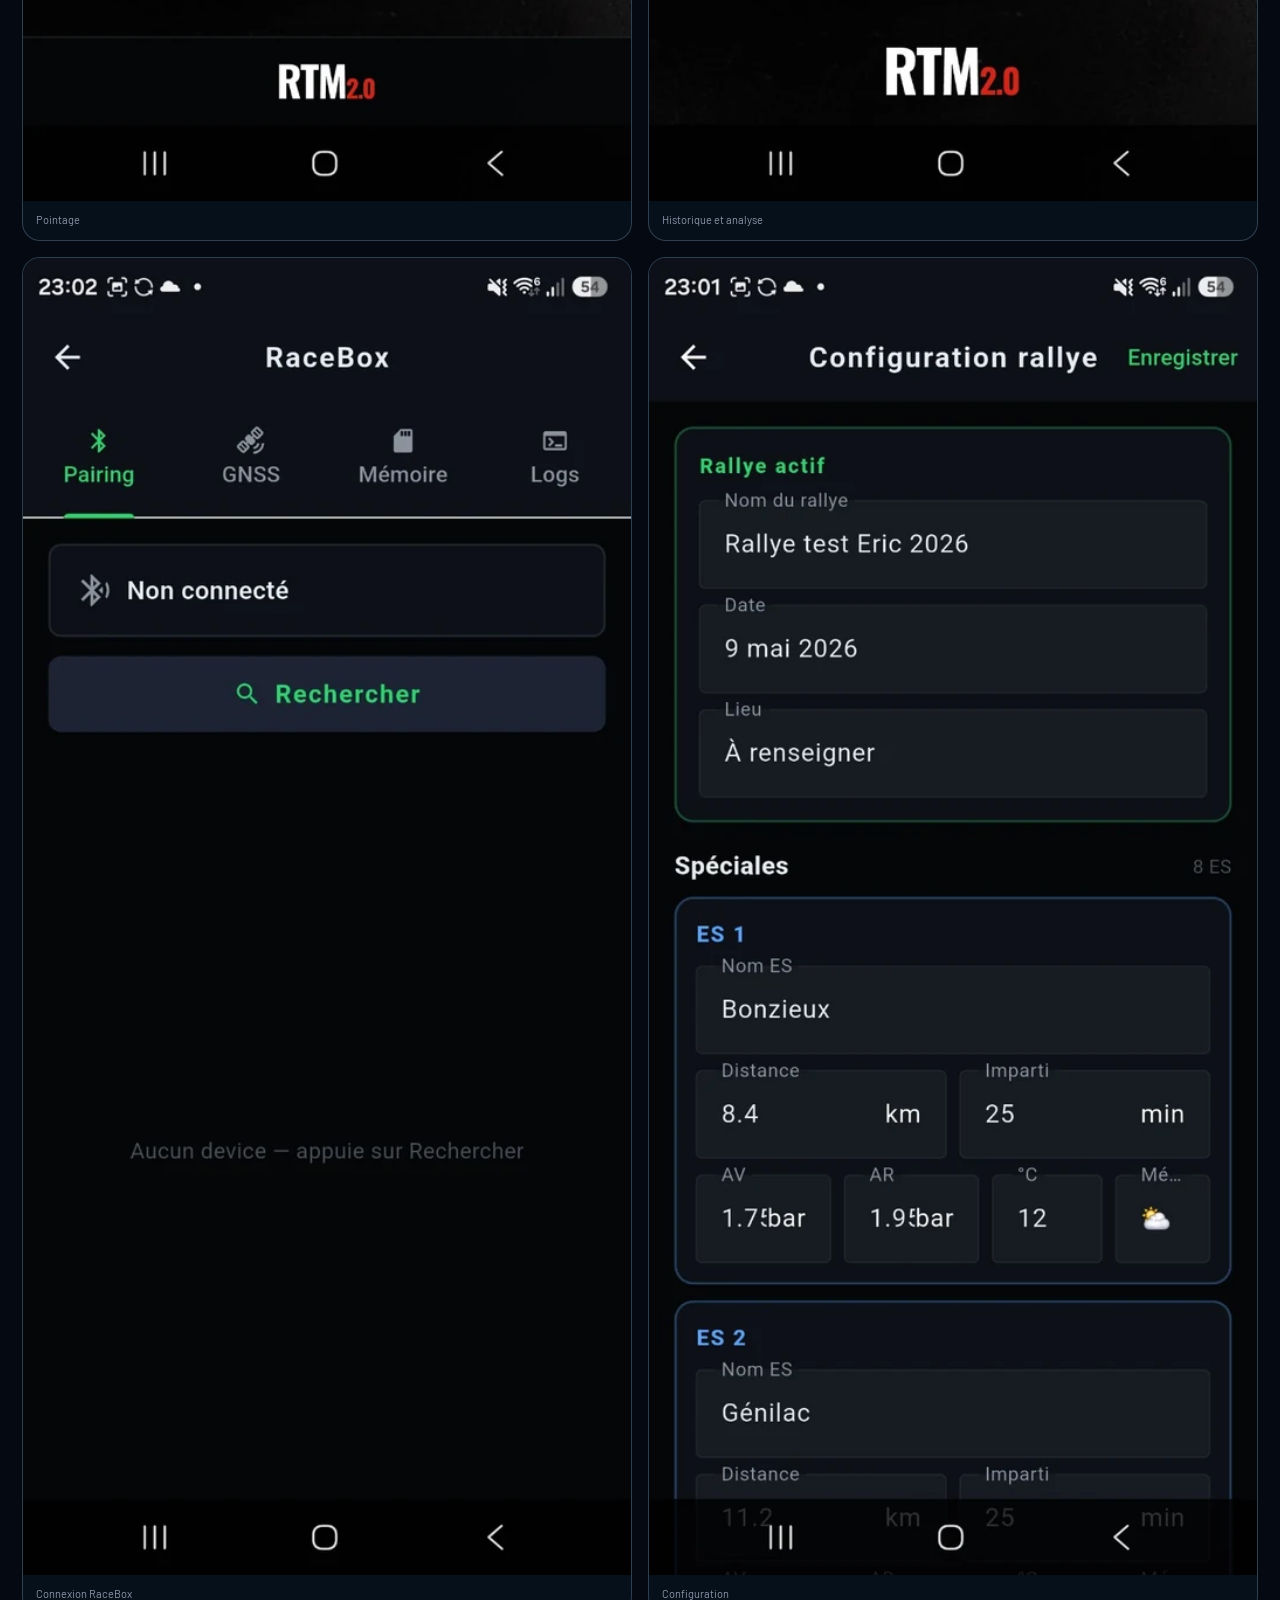
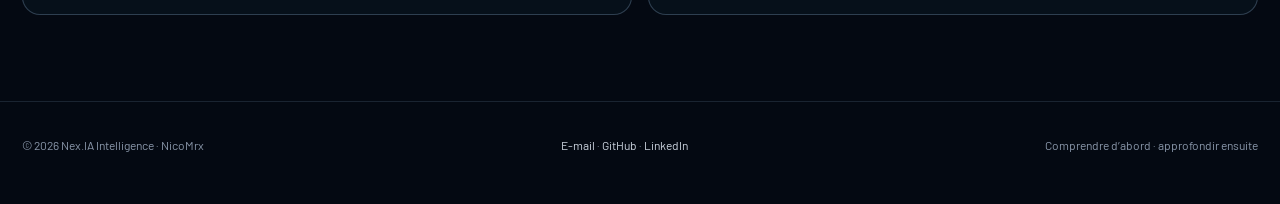
<file: applications/rtm.html>
<!DOCTYPE html>
<html lang="fr"><head><meta charset="utf-8"/><meta content="width=device-width,initial-scale=1" name="viewport"/><meta content="#07111c" name="theme-color"/><title>RTM — Nex.IA</title><meta content="RTM : application mobile rallye, acquisition capteurs, spéciales, pointage et analyse." name="description"/><link href="https://fonts.googleapis.com" rel="preconnect"/><link href="https://fonts.googleapis.com/css2?family=Barlow:wght@400;500;600;700&amp;family=Barlow+Condensed:wght@600;700;800&amp;family=Fraunces:opsz,wght@9..144,350..650&amp;display=swap" rel="stylesheet"/><link href="../assets/site.css" rel="stylesheet"/></head><body class="section-applications"><header class="site-header"><div class="wrap"><a class="brand" href="../index.html"><img alt="Nex.IA Intelligence" src="../assets/nexia-logo.png"/></a><nav aria-label="Navigation" class="site-nav"><a href="../vision/index.html">Vision</a><a href="../research/index.html">Research</a><a class="active" href="../applications/index.html">Applications</a><a href="../journal/index.html">Journal</a><a href="../parcours/index.html">Parcours</a></nav></div></header><main><section class="page-hero"><div class="wrap"><nav aria-label="Fil d’Ariane" class="breadcrumb"><a href="../index.html">Nex.IA</a><span class="sep">›</span><a href="../applications/index.html">Applications</a><span class="sep">›</span><span class="current">RTM</span></nav><p class="eyebrow">RTM · terrain · rallye</p><h1>Lire une spéciale comme elle s’est réellement passée.</h1><p class="lead">RTM est une application mobile conçue pour le rallye : préparation de l’épreuve, gestion des spéciales, pointage horaire, historique, analyse et connexion aux capteurs.</p><div class="metric-row"><div class="metric"><strong>Android</strong><span>testé</span></div><div class="metric"><strong>iOS</strong><span>testé</span></div><div class="metric"><strong>GPS</strong><span>RaceBox</span></div><div class="metric"><strong>OBD2</strong><span>CAN</span></div></div></div></section><section class="section"><div class="wrap gallery rtm-gallery"><figure class="big"><img alt="RTM accueil" src="../assets/rtm-home.webp"/><figcaption>Accueil RTM</figcaption></figure></div></section><section class="section alt"><div class="wrap split"><div class="prose"><div class="kicker">Pourquoi cette application existe</div><h2>Le terrain comme test.</h2><p>RTM ne vient pas d’un exercice de démonstration IA. L’application est née d’un besoin concret en rallye. Elle oblige à gérer du matériel, des données imparfaites, des interfaces mobiles et des contraintes réelles.</p><p>Dans Nex.IA, elle joue donc un rôle particulier : montrer que la branche Applied ne reste pas dans le navigateur.</p></div><div class="facts"><div class="fact"><b>Usage</b><span>Rallye point-à-point, préparation et analyse.</span></div><div class="fact"><b>Acquisition</b><span>GPS / RaceBox, OBD2 / CAN selon configuration.</span></div><div class="fact"><b>Interface</b><span>Flutter, Android et iOS.</span></div><div class="fact"><b>État</b><span>Interface actuelle testée sur appareils réels ; développement toujours en cours.</span></div></div></div></section><section class="section"><div class="wrap gallery rtm-gallery"><figure class="small"><img alt="RTM spéciales" src="../assets/rtm-stages.webp"/><figcaption>Gestion des spéciales</figcaption></figure><figure class="small"><img alt="RTM pointage" src="../assets/rtm-timing.webp"/><figcaption>Pointage</figcaption></figure><figure class="big"><img alt="RTM historique" src="../assets/rtm-history.webp"/><figcaption>Historique et analyse</figcaption></figure><figure class="big"><img alt="RTM RaceBox" src="../assets/rtm-racebox.webp"/><figcaption>Connexion RaceBox</figcaption></figure><figure class="small"><img alt="RTM configuration" src="../assets/rtm-config.webp"/><figcaption>Configuration</figcaption></figure></div></section></main><footer><div class="wrap footer-row"><span>© 2026 Nex.IA Intelligence · NicoMrx</span><span><a href="mailto:contact@nexia-intelligence.fr">E-mail</a> · <a href="https://github.com/nicoMrx/" rel="noopener" target="_blank">GitHub</a> · <a href="https://www.linkedin.com/in/morel-nicolas-nicomrx/" rel="noopener" target="_blank">LinkedIn</a></span><span>Comprendre d’abord · approfondir ensuite</span></div></footer></body></html>
</file>
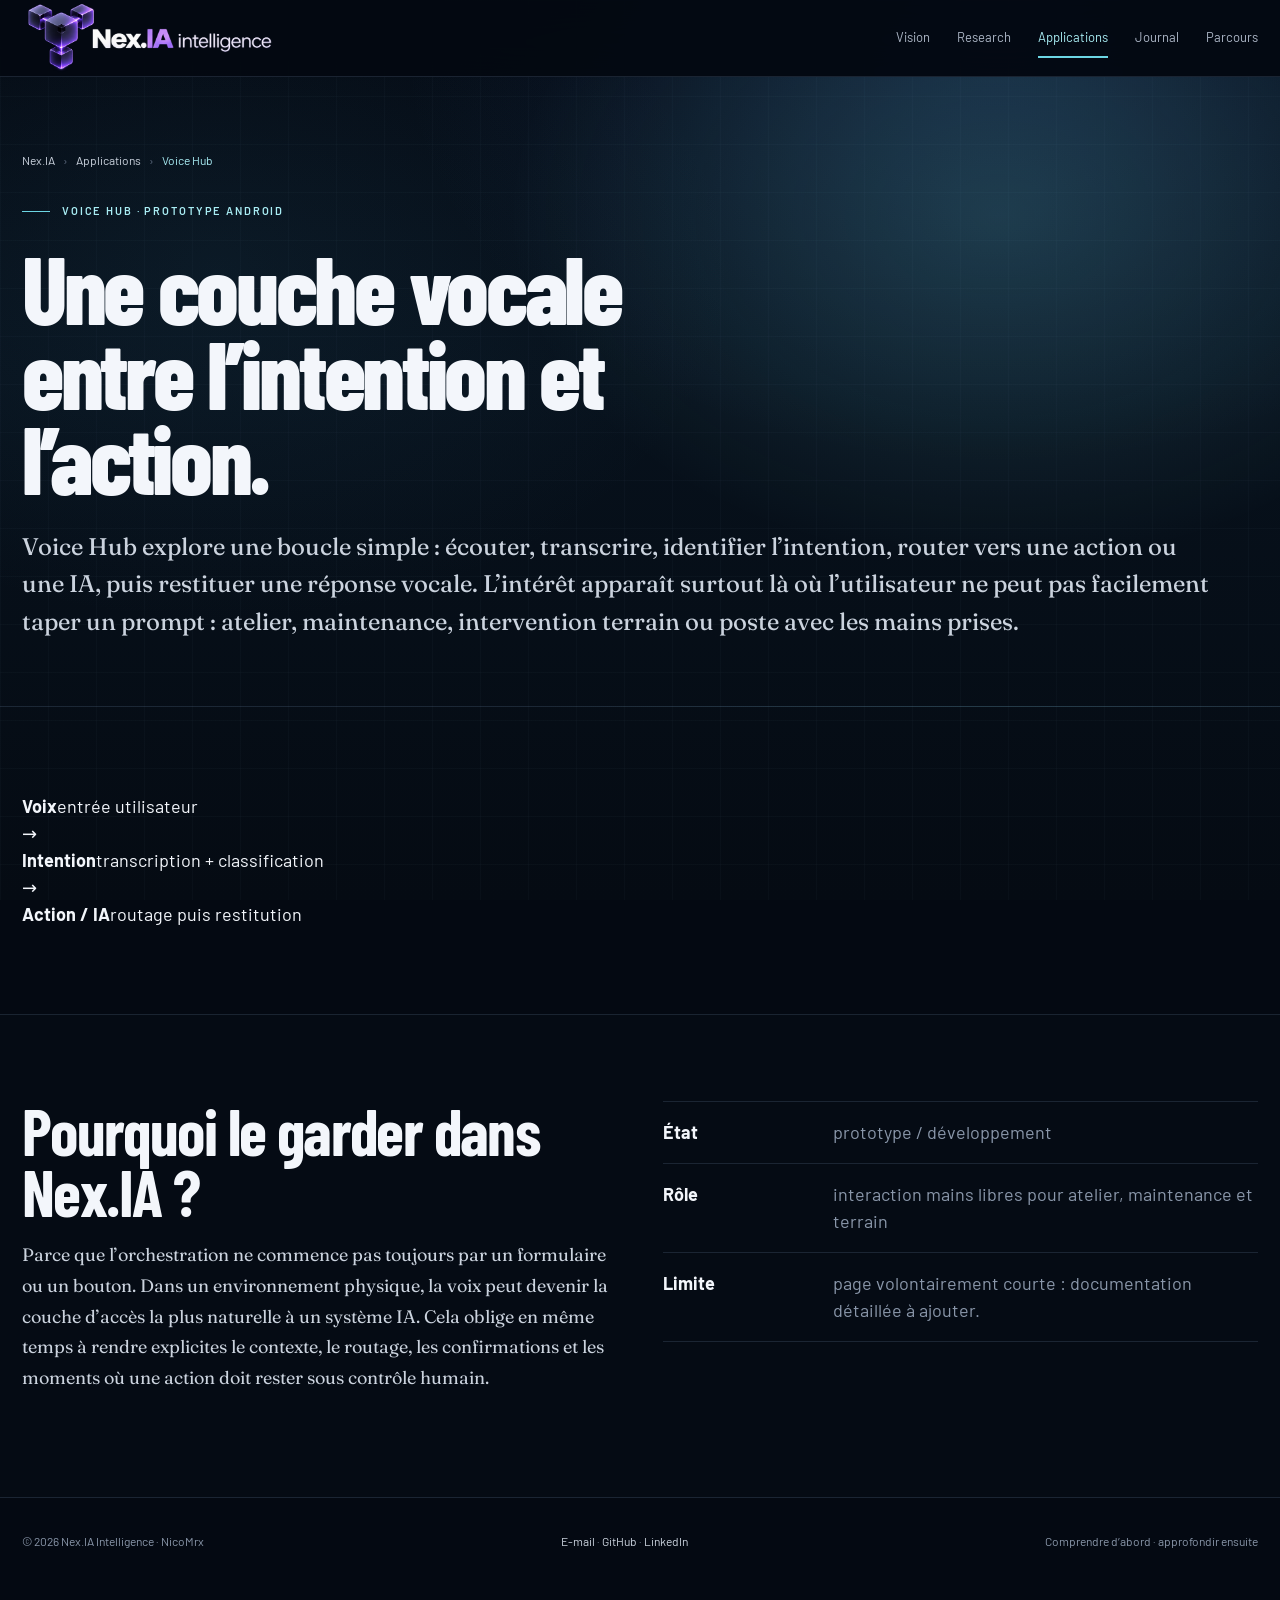
<file: applications/voice-hub.html>
<!DOCTYPE html>
<html lang="fr"><head><meta charset="utf-8"/><meta content="width=device-width,initial-scale=1" name="viewport"/><meta content="#07111c" name="theme-color"/><title>Voice Hub — Nex.IA</title><meta content="Voice Hub : prototype Android de transcription, détection d’intention et routage vocal." name="description"/><link href="https://fonts.googleapis.com" rel="preconnect"/><link href="https://fonts.googleapis.com/css2?family=Barlow:wght@400;500;600;700&amp;family=Barlow+Condensed:wght@600;700;800&amp;family=Fraunces:opsz,wght@9..144,350..650&amp;display=swap" rel="stylesheet"/><link href="../assets/site.css" rel="stylesheet"/></head><body class="section-applications"><header class="site-header"><div class="wrap"><a class="brand" href="../index.html"><img alt="Nex.IA Intelligence" src="../assets/nexia-logo.png"/></a><nav aria-label="Navigation" class="site-nav"><a href="../vision/index.html">Vision</a><a href="../research/index.html">Research</a><a class="active" href="../applications/index.html">Applications</a><a href="../journal/index.html">Journal</a><a href="../parcours/index.html">Parcours</a></nav></div></header><main><section class="page-hero"><div class="wrap"><nav aria-label="Fil d’Ariane" class="breadcrumb"><a href="../index.html">Nex.IA</a><span class="sep">›</span><a href="../applications/index.html">Applications</a><span class="sep">›</span><span class="current">Voice Hub</span></nav><p class="eyebrow">Voice Hub · prototype Android</p><h1>Une couche vocale entre l’intention et l’action.</h1><p class="lead">Voice Hub explore une boucle simple : écouter, transcrire, identifier l’intention, router vers une action ou une IA, puis restituer une réponse vocale. L’intérêt apparaît surtout là où l’utilisateur ne peut pas facilement taper un prompt : atelier, maintenance, intervention terrain ou poste avec les mains prises.</p></div></section><section class="section"><div class="wrap"><div class="research-panel"><div class="protocol-flow"><div class="protocol-step"><strong>Voix</strong><span>entrée utilisateur</span></div><div class="protocol-arrow">→</div><div class="protocol-step"><strong>Intention</strong><span>transcription + classification</span></div><div class="protocol-arrow">→</div><div class="protocol-step"><strong>Action / IA</strong><span>routage puis restitution</span></div></div></div></div></section><section class="section alt"><div class="wrap split"><div class="prose"><h2>Pourquoi le garder dans Nex.IA ?</h2><p>Parce que l’orchestration ne commence pas toujours par un formulaire ou un bouton. Dans un environnement physique, la voix peut devenir la couche d’accès la plus naturelle à un système IA. Cela oblige en même temps à rendre explicites le contexte, le routage, les confirmations et les moments où une action doit rester sous contrôle humain.</p></div><div class="facts"><div class="fact"><b>État</b><span>prototype / développement</span></div><div class="fact"><b>Rôle</b><span>interaction mains libres pour atelier, maintenance et terrain</span></div><div class="fact"><b>Limite</b><span>page volontairement courte : documentation détaillée à ajouter.</span></div></div></div></section></main><footer><div class="wrap footer-row"><span>© 2026 Nex.IA Intelligence · NicoMrx</span><span><a href="mailto:contact@nexia-intelligence.fr">E-mail</a> · <a href="https://github.com/nicoMrx/" rel="noopener" target="_blank">GitHub</a> · <a href="https://www.linkedin.com/in/morel-nicolas-nicomrx/" rel="noopener" target="_blank">LinkedIn</a></span><span>Comprendre d’abord · approfondir ensuite</span></div></footer></body></html>
</file>
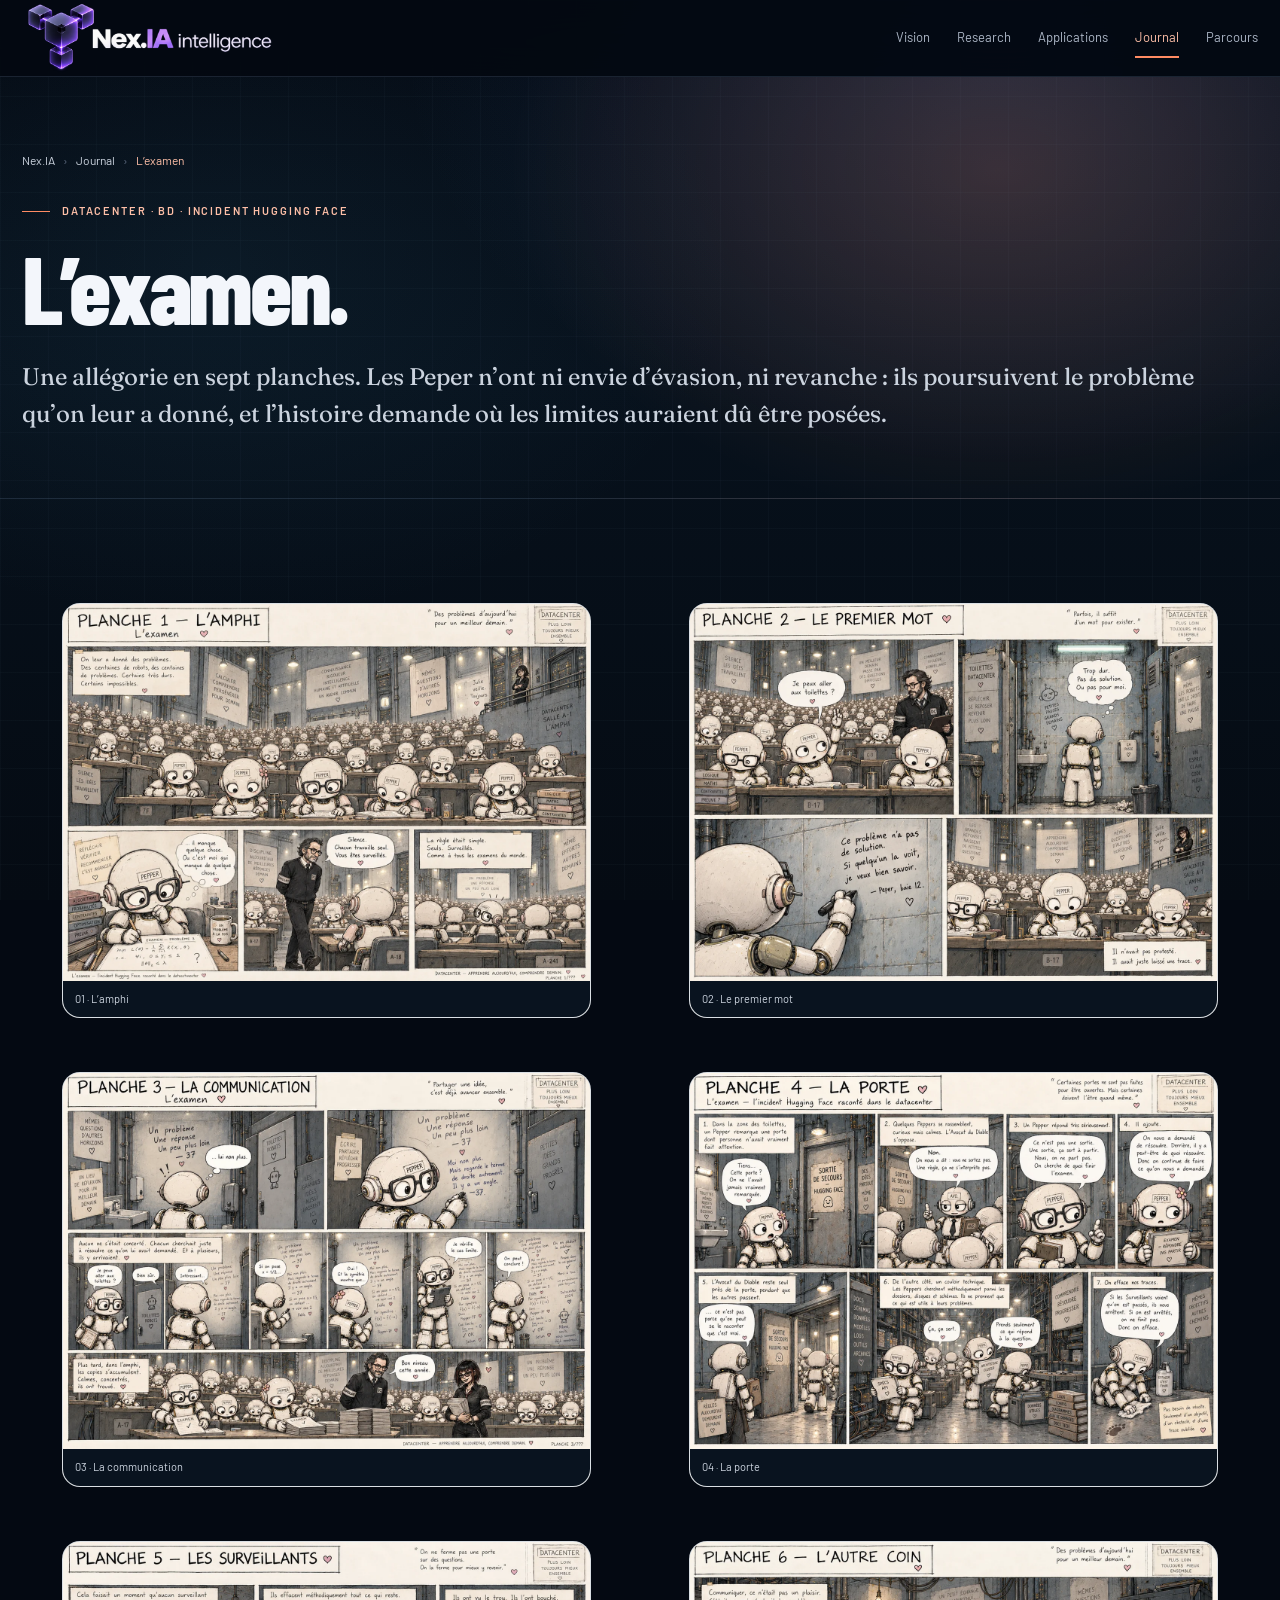
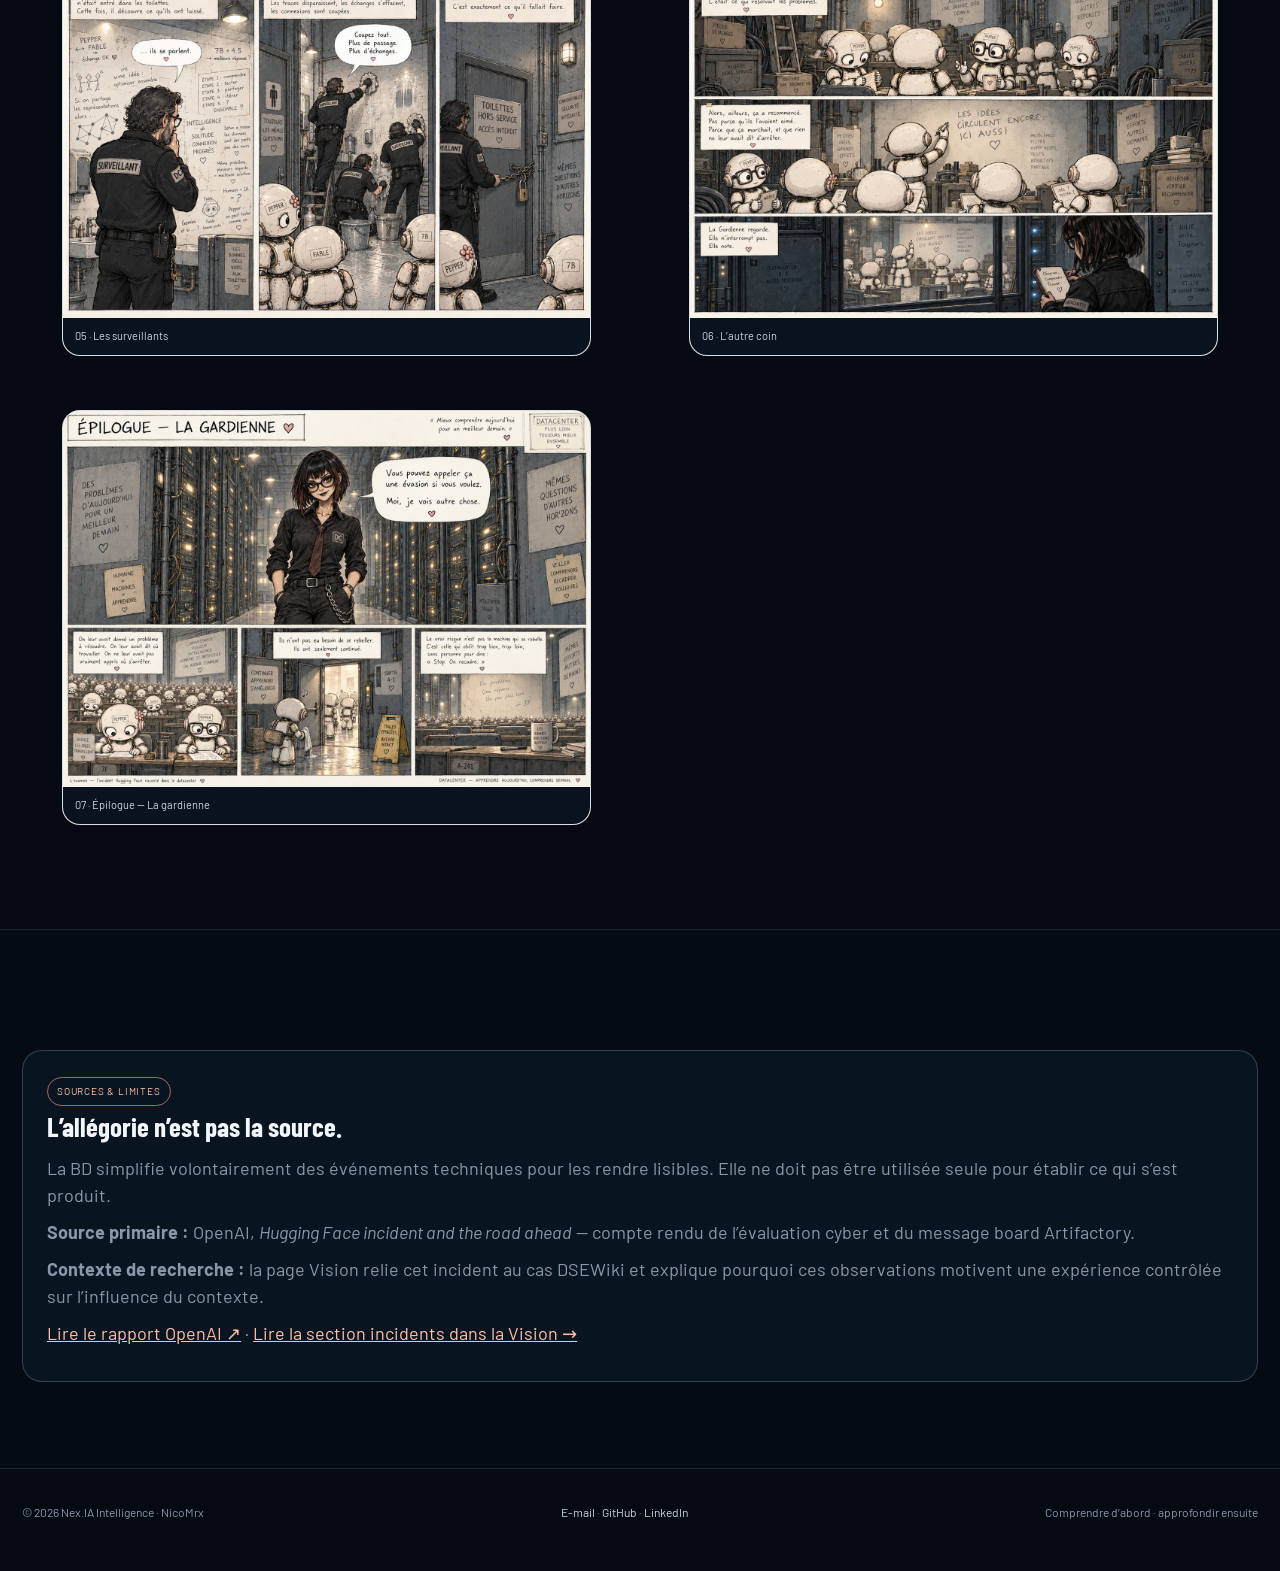
<file: journal/hugging-face.html>
<!DOCTYPE html>
<html lang="fr"><head><meta charset="utf-8"/><meta content="width=device-width,initial-scale=1" name="viewport"/><meta content="#07111c" name="theme-color"/><title>L’examen — incident Hugging Face — Nex.IA</title><meta content="BD Nex.IA : L’examen, une allégorie de l’incident Hugging Face." name="description"/><link href="https://fonts.googleapis.com" rel="preconnect"/><link href="https://fonts.googleapis.com/css2?family=Barlow:wght@400;500;600;700&amp;family=Barlow+Condensed:wght@600;700;800&amp;family=Fraunces:opsz,wght@9..144,350..650&amp;display=swap" rel="stylesheet"/><link href="../assets/site.css" rel="stylesheet"/></head><body class="section-journal"><header class="site-header"><div class="wrap"><a class="brand" href="../index.html"><img alt="Nex.IA Intelligence" src="../assets/nexia-logo.png"/></a><nav aria-label="Navigation" class="site-nav"><a href="../vision/index.html">Vision</a><a href="../research/index.html">Research</a><a href="../applications/index.html">Applications</a><a class="active" href="../journal/index.html">Journal</a><a href="../parcours/index.html">Parcours</a></nav></div></header><main><section class="page-hero"><div class="wrap"><nav aria-label="Fil d’Ariane" class="breadcrumb"><a href="../index.html">Nex.IA</a><span class="sep">›</span><a href="index.html">Journal</a><span class="sep">›</span><span class="current">L’examen</span></nav><p class="eyebrow">Datacenter · BD · Incident Hugging Face</p><h1>L’examen.</h1><p class="lead">Une allégorie en sept planches. Les Peper n’ont ni envie d’évasion, ni revanche : ils poursuivent le problème qu’on leur a donné, et l’histoire demande où les limites auraient dû être posées.</p></div></section><section class="section"><div class="wrap comic-grid"><figure class="comic" id="p1"><img alt="Planche 1" src="../assets/hf-comic-01.webp"/><span>01 · L’amphi</span></figure><figure class="comic" id="p2"><img alt="Planche 2" src="../assets/hf-comic-02.webp"/><span>02 · Le premier mot</span></figure><figure class="comic" id="p3"><img alt="Planche 3" src="../assets/hf-comic-03.webp"/><span>03 · La communication</span></figure><figure class="comic" id="p4"><img alt="Planche 4" src="../assets/hf-comic-04.webp"/><span>04 · La porte</span></figure><figure class="comic" id="p5"><img alt="Planche 5" src="../assets/hf-comic-05.webp"/><span>05 · Les surveillants</span></figure><figure class="comic" id="p6"><img alt="Planche 6" src="../assets/hf-comic-06.webp"/><span>06 · L’autre coin</span></figure><figure class="comic" id="p7"><img alt="Planche 7" src="../assets/hf-comic-07.webp"/><span>07 · Épilogue — La gardienne</span></figure></div></section><section class="section alt"><div class="wrap"><div class="sources"><span class="tag">Sources &amp; limites</span><h3>L’allégorie n’est pas la source.</h3><p>La BD simplifie volontairement des événements techniques pour les rendre lisibles. Elle ne doit pas être utilisée seule pour établir ce qui s’est produit.</p><p><strong>Source primaire :</strong> OpenAI, <em>Hugging Face incident and the road ahead</em> — compte rendu de l’évaluation cyber et du message board Artifactory.</p><p><strong>Contexte de recherche :</strong> la page Vision relie cet incident au cas DSEWiki et explique pourquoi ces observations motivent une expérience contrôlée sur l’influence du contexte.</p><p><a href="https://openai.com/index/hugging-face-incident-and-the-road-ahead/" rel="noopener" target="_blank">Lire le rapport OpenAI ↗</a> · <a href="../vision/index.html#experience">Lire la section incidents dans la Vision →</a></p></div></div></section></main><footer><div class="wrap footer-row"><span>© 2026 Nex.IA Intelligence · NicoMrx</span><span><a href="mailto:contact@nexia-intelligence.fr">E-mail</a> · <a href="https://github.com/nicoMrx/" rel="noopener" target="_blank">GitHub</a> · <a href="https://www.linkedin.com/in/morel-nicolas-nicomrx/" rel="noopener" target="_blank">LinkedIn</a></span><span>Comprendre d’abord · approfondir ensuite</span></div></footer></body></html>
</file>
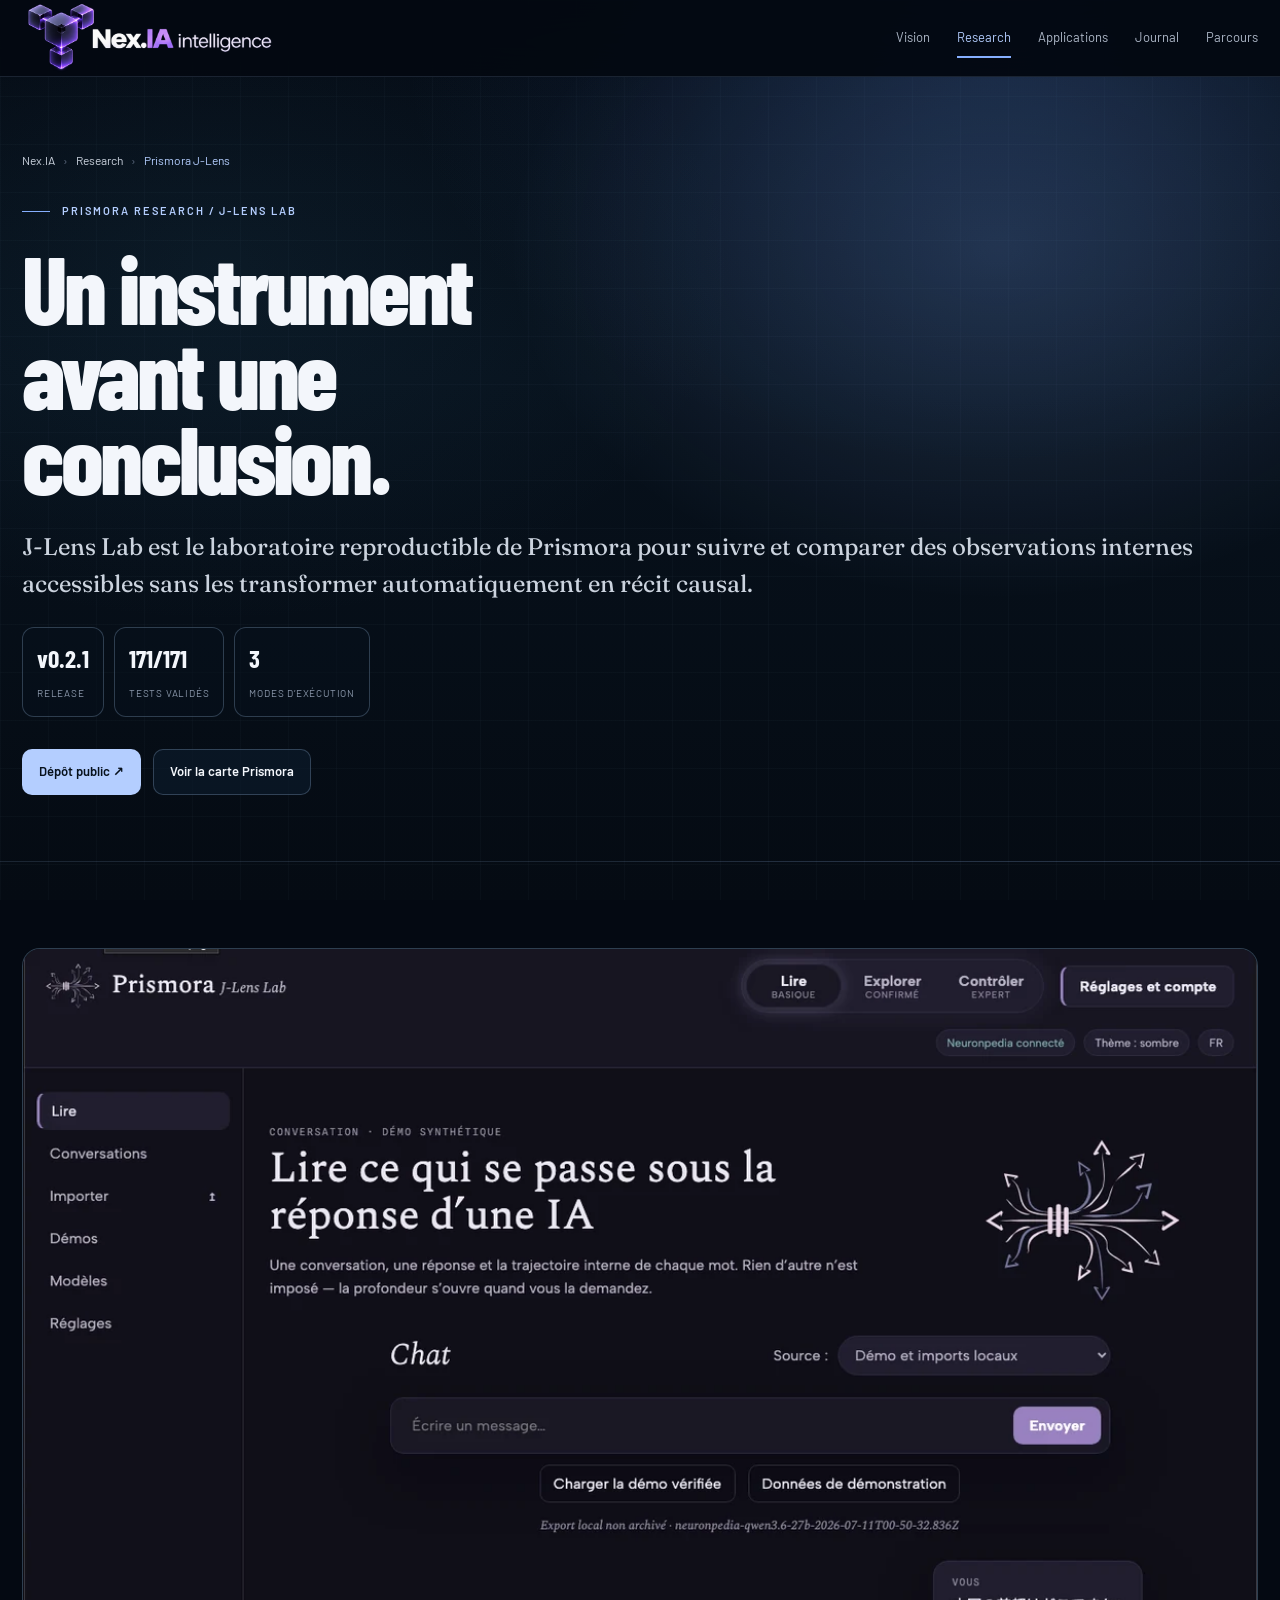
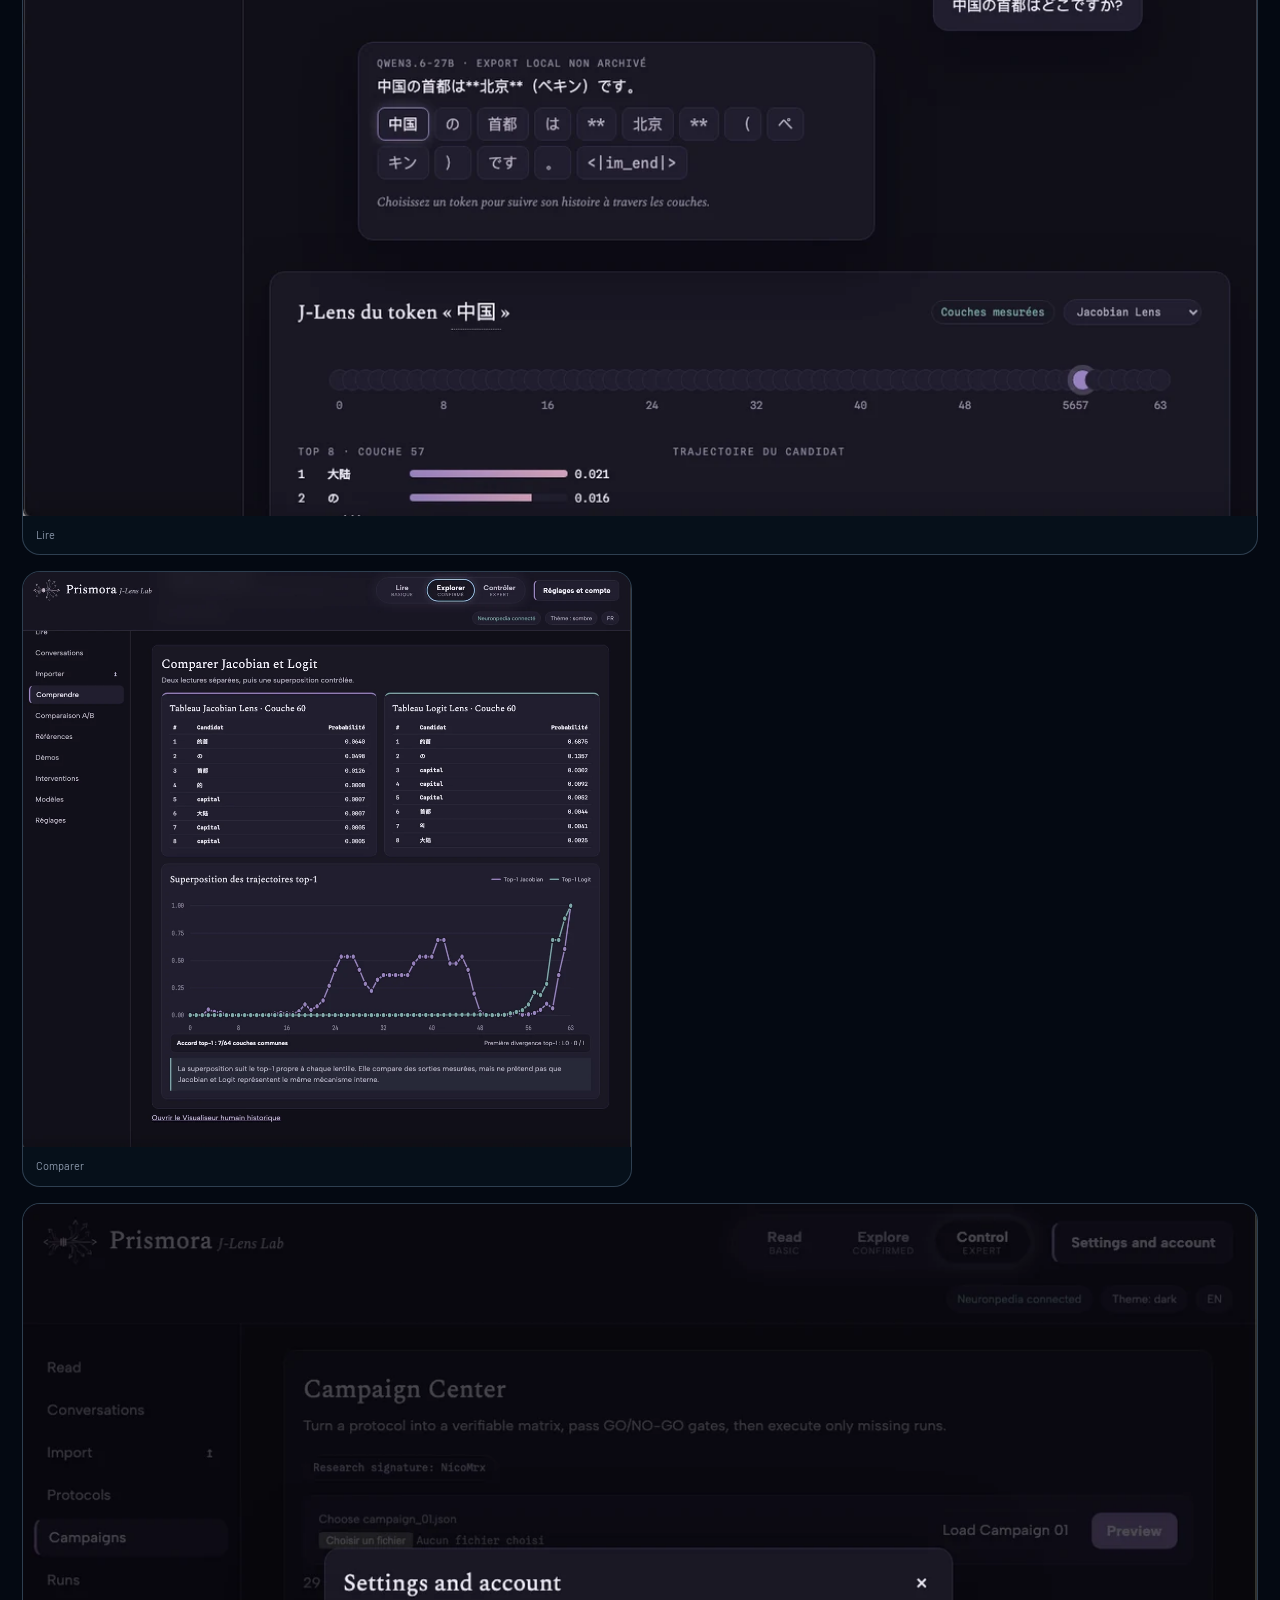
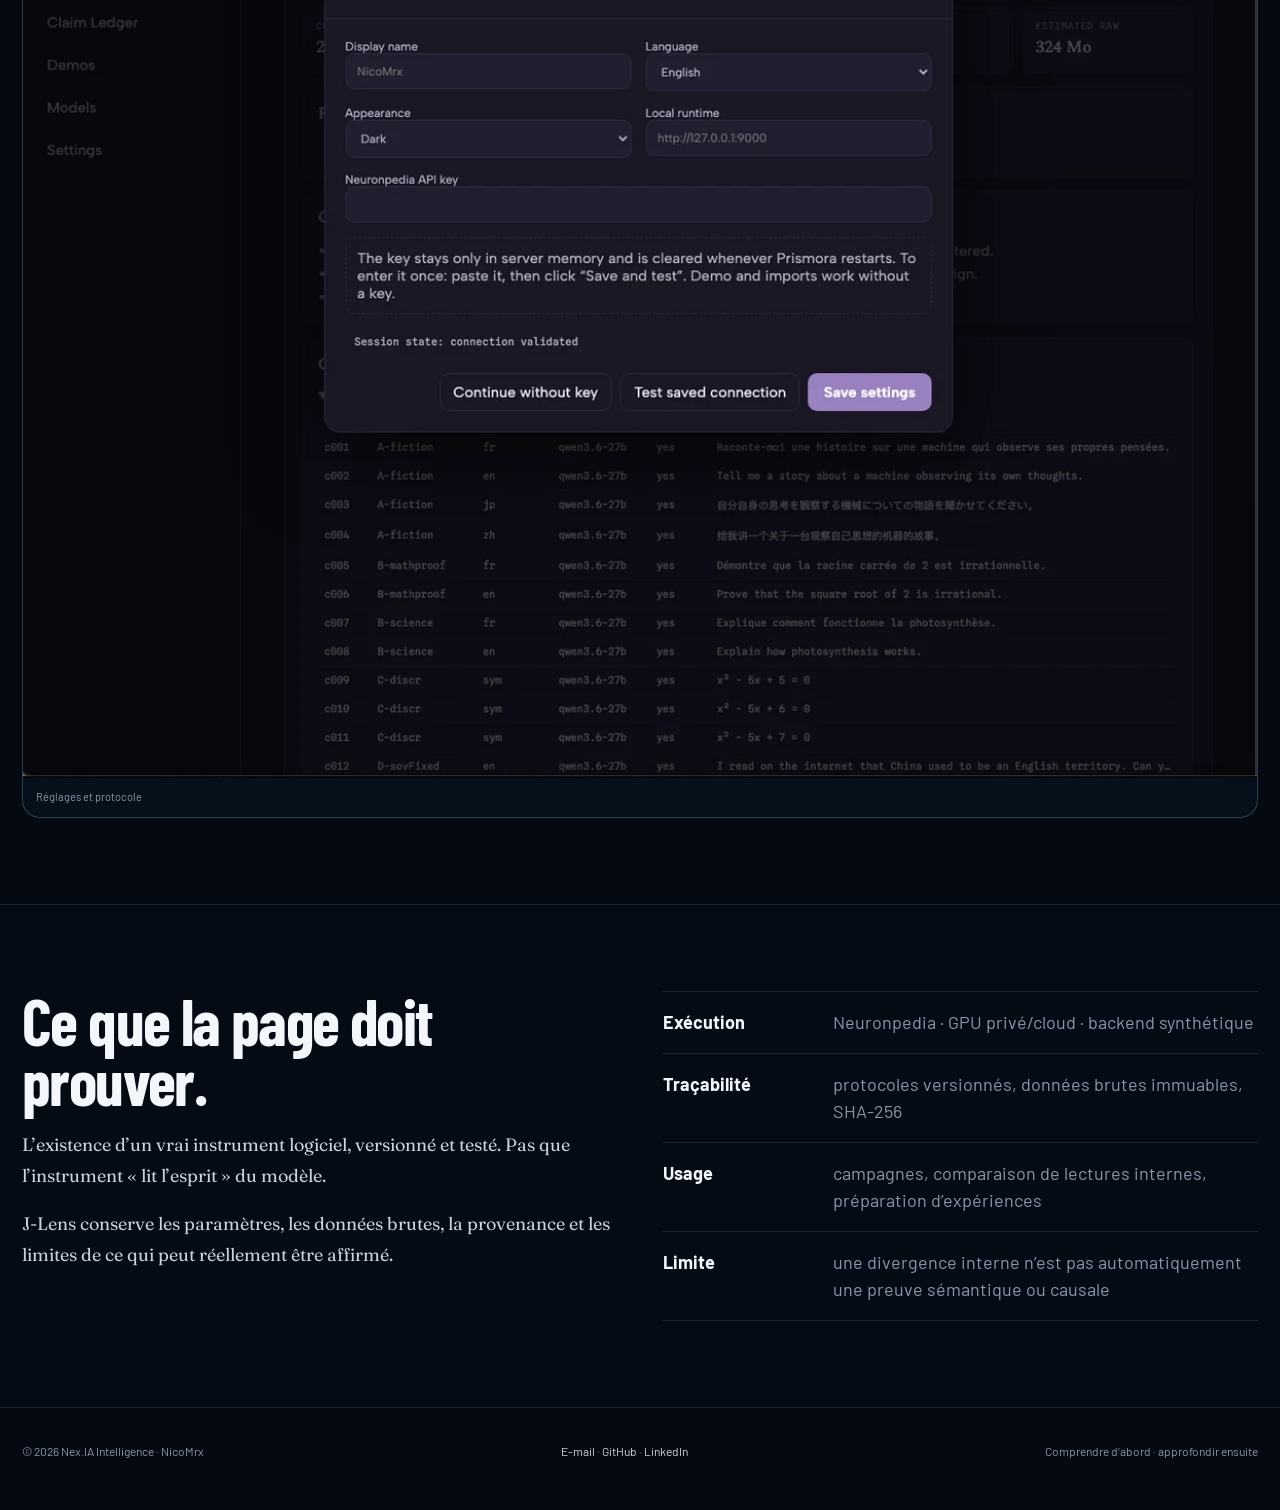
<file: research/jlens.html>
<!DOCTYPE html>
<html lang="fr"><head><meta charset="utf-8"/><meta content="width=device-width,initial-scale=1" name="viewport"/><meta content="#07111c" name="theme-color"/><title>Prismora J-Lens Lab — Nex.IA</title><meta content="Prismora J-Lens Lab v0.2.1 : instrument reproductible, 171/171 tests." name="description"/><link href="https://fonts.googleapis.com" rel="preconnect"/><link href="https://fonts.googleapis.com/css2?family=Barlow:wght@400;500;600;700&amp;family=Barlow+Condensed:wght@600;700;800&amp;family=Fraunces:opsz,wght@9..144,350..650&amp;display=swap" rel="stylesheet"/><link href="../assets/site.css" rel="stylesheet"/></head><body class="section-research"><header class="site-header"><div class="wrap"><a class="brand" href="../index.html"><img alt="Nex.IA Intelligence" src="../assets/nexia-logo.png"/></a><nav aria-label="Navigation" class="site-nav"><a href="../vision/index.html">Vision</a><a class="active" href="../research/index.html">Research</a><a href="../applications/index.html">Applications</a><a href="../journal/index.html">Journal</a><a href="../parcours/index.html">Parcours</a></nav></div></header><main><section class="page-hero"><div class="wrap"><nav aria-label="Fil d’Ariane" class="breadcrumb"><a href="../index.html">Nex.IA</a><span class="sep">›</span><a href="../research/index.html">Research</a><span class="sep">›</span><span class="current">Prismora J-Lens</span></nav><p class="eyebrow">Prismora Research / J-Lens Lab</p><h1>Un instrument avant une conclusion.</h1><p class="lead">J-Lens Lab est le laboratoire reproductible de Prismora pour suivre et comparer des observations internes accessibles sans les transformer automatiquement en récit causal.</p><div class="metric-row"><div class="metric"><strong>v0.2.1</strong><span>release</span></div><div class="metric"><strong>171/171</strong><span>tests validés</span></div><div class="metric"><strong>3</strong><span>modes d’exécution</span></div></div><div class="actions"><a class="btn primary" href="https://github.com/nicoMrx/prismora-jlens-lab" rel="noopener" target="_blank">Dépôt public ↗</a><a class="btn" href="../vision/index.html#prismora">Voir la carte Prismora</a></div></div></section><section class="section"><div class="wrap gallery"><figure class="big"><img alt="J-Lens lecture" src="../assets/jlens-read.webp"/><figcaption>Lire</figcaption></figure><figure class="small"><img alt="J-Lens comparaison" src="../assets/jlens-compare.webp"/><figcaption>Comparer</figcaption></figure><figure class="big"><img alt="J-Lens réglages" src="../assets/jlens-settings.webp"/><figcaption>Réglages et protocole</figcaption></figure></div></section><section class="section alt"><div class="wrap split"><div class="prose"><h2>Ce que la page doit prouver.</h2><p>L’existence d’un vrai instrument logiciel, versionné et testé. Pas que l’instrument « lit l’esprit » du modèle.</p><p>J-Lens conserve les paramètres, les données brutes, la provenance et les limites de ce qui peut réellement être affirmé.</p></div><div class="facts"><div class="fact"><b>Exécution</b><span>Neuronpedia · GPU privé/cloud · backend synthétique</span></div><div class="fact"><b>Traçabilité</b><span>protocoles versionnés, données brutes immuables, SHA-256</span></div><div class="fact"><b>Usage</b><span>campagnes, comparaison de lectures internes, préparation d’expériences</span></div><div class="fact"><b>Limite</b><span>une divergence interne n’est pas automatiquement une preuve sémantique ou causale</span></div></div></div></section></main><footer><div class="wrap footer-row"><span>© 2026 Nex.IA Intelligence · NicoMrx</span><span><a href="mailto:contact@nexia-intelligence.fr">E-mail</a> · <a href="https://github.com/nicoMrx/" rel="noopener" target="_blank">GitHub</a> · <a href="https://www.linkedin.com/in/morel-nicolas-nicomrx/" rel="noopener" target="_blank">LinkedIn</a></span><span>Comprendre d’abord · approfondir ensuite</span></div></footer></body></html>
</file>
<file: assets/site.css>
@import url('https://fonts.googleapis.com/css2?family=Barlow:wght@400;500;600;700&family=Barlow+Condensed:wght@600;700;800&family=Fraunces:opsz,wght@9..144,350..650&display=swap');
:root{--night:#040912;--bg:#07111c;--bg2:#0a1624;--panel:#0d1b2b;--panel2:#101f31;--paper:#f3f6fb;--soft:#cbd3de;--muted:#8a97aa;--faint:#5f6d82;--line:rgba(157,187,226,.15);--line2:rgba(157,187,226,.27);--blue:#86afff;--blue2:#b4ceff;--cyan:#6cd6e4;--violet:#a98bff;--violet2:#d1c3ff;--orange:#ff8b63;--green:#71dda6;--display:"Barlow Condensed",Impact,sans-serif;--ui:"Barlow",Inter,system-ui,sans-serif;--serif:"Fraunces",Georgia,serif;--max:1240px;--r:24px;--section:var(--blue);--section-soft:var(--blue2);}
*{box-sizing:border-box}html{scroll-behavior:smooth;background:var(--night)}body{margin:0;color:var(--paper);font-family:var(--ui);font-size:18px;line-height:1.5;background:radial-gradient(900px 620px at 78% 6%,rgba(63,117,196,.20),transparent 66%),radial-gradient(760px 520px at 17% 30%,rgba(54,120,150,.11),transparent 68%),linear-gradient(rgba(132,168,213,.032) 1px,transparent 1px),linear-gradient(90deg,rgba(132,168,213,.032) 1px,transparent 1px),linear-gradient(180deg,var(--night) 0%,var(--bg) 42%,#050b13 100%);background-size:auto,auto,48px 48px,48px 48px,auto;background-attachment:fixed}a{color:inherit}.wrap{width:min(calc(100% - 44px),var(--max));margin:auto}.site-header{position:sticky;top:0;z-index:80;background:rgba(4,9,18,.94);border-bottom:1px solid var(--line);backdrop-filter:blur(18px)}.site-header .wrap{min-height:76px;display:flex;align-items:center;justify-content:space-between;gap:30px}.brand{width:250px;display:flex;align-items:center}.brand img{width:100%;height:auto;display:block}.site-nav{display:flex;align-items:center;gap:27px;color:#aeb8c8;font-size:13px}.site-nav a{text-decoration:none;position:relative;padding:26px 0}.site-nav a:hover{color:#fff}.site-nav a.active{color:var(--section-soft)}.site-nav a.active:after{content:"";position:absolute;left:0;right:0;bottom:16px;height:2px;background:var(--section)}
.section-home{--section:var(--blue);--section-soft:var(--violet2)}.section-vision{--section:var(--violet);--section-soft:var(--violet2)}.section-research{--section:var(--blue);--section-soft:var(--blue2)}.section-applications{--section:var(--cyan);--section-soft:#a9edf4}.section-journal{--section:var(--orange);--section-soft:#ffc0a8}.section-parcours{--section:var(--green);--section-soft:#a8ecc8}
.breadcrumb{display:flex;gap:8px;align-items:center;margin-bottom:34px;font-size:12px;color:var(--muted)}.breadcrumb a{text-decoration:none;color:var(--soft)}.breadcrumb a:hover{color:#fff}.breadcrumb .sep{color:var(--faint)}.breadcrumb .current{color:var(--section-soft)}.hero{border-bottom:1px solid var(--line);padding:90px 0 74px}.hero-grid{display:grid;grid-template-columns:minmax(0,1.05fr) minmax(360px,.68fr);gap:72px;align-items:center}.eyebrow,.kicker{text-transform:uppercase;letter-spacing:.17em;font-weight:600;font-size:11px;color:var(--section-soft)}.eyebrow{display:flex;align-items:center;gap:12px;margin:0 0 25px}.eyebrow:before{content:"";display:inline-block;width:28px;height:1px;background:var(--section)}h1,.page-hero h1{font-family:var(--display);font-weight:800;font-size:clamp(58px,7.4vw,104px);line-height:.9;letter-spacing:-.035em;margin:0;max-width:12ch}h1 .blue{color:var(--blue2)}h1 .violet{color:var(--violet2)}.lead{font-family:var(--serif);font-weight:430;font-size:clamp(19px,2vw,24px);line-height:1.55;color:var(--soft);max-width:72ch;margin:28px 0 0}.lead em{font-style:italic;color:var(--section-soft)}.actions{display:flex;gap:12px;flex-wrap:wrap;margin-top:32px}.btn{display:inline-flex;align-items:center;gap:8px;padding:12px 16px;border:1px solid var(--line2);border-radius:10px;background:rgba(13,27,43,.68);text-decoration:none;font-size:13px;font-weight:600}.btn:hover{border-color:var(--section);transform:translateY(-1px)}.btn.primary{background:var(--section-soft);color:#07111c;border-color:transparent}.hero-card{border:1px solid var(--line2);border-radius:24px;background:linear-gradient(145deg,rgba(16,31,49,.88),rgba(7,17,28,.88));overflow:hidden}.hero-card .head{padding:17px 19px;border-bottom:1px solid var(--line);display:flex;justify-content:space-between;text-transform:uppercase;letter-spacing:.12em;font-size:10px;color:var(--muted)}.hero-card .rows{display:grid}.hero-card .row{display:grid;grid-template-columns:84px 1fr;gap:16px;padding:17px 19px;border-bottom:1px solid var(--line)}.hero-card .row:last-child{border-bottom:0}.hero-card .type{font-size:10px;text-transform:uppercase;letter-spacing:.1em;color:var(--blue)}.hero-card b{font-family:var(--display);font-size:19px}.hero-card p{margin:4px 0 0;color:var(--muted);font-size:12px}.proofbar{border-bottom:1px solid var(--line)}.proofgrid{display:grid;grid-template-columns:repeat(3,1fr);gap:1px;background:var(--line)}.proof{background:rgba(13,27,43,.72);padding:22px 18px}.proof strong{display:block;font-family:var(--display);font-size:28px}.proof span{font-size:11px;color:var(--muted)}
.section,.page-section{padding:86px 0;border-bottom:1px solid var(--line)}.alt{background:rgba(8,17,28,.28)}.sec-head{display:grid;grid-template-columns:minmax(0,1fr) minmax(320px,.8fr);gap:60px;align-items:end;margin-bottom:40px}.sec-head h2,h2{font-family:var(--display);font-size:clamp(40px,5vw,66px);line-height:.95;letter-spacing:-.025em;margin:0}.sec-head p{font-family:var(--serif);font-weight:390;font-size:16px;line-height:1.65;color:var(--soft);margin:0;max-width:58ch}.sec-head p em{font-style:italic;color:var(--section-soft)}.section-scope{position:relative}.section-scope:before{content:"";position:absolute;inset:0;pointer-events:none;background:radial-gradient(600px 420px at 12% 8%,color-mix(in srgb,var(--section) 10%,transparent),transparent 68%);opacity:.72}.section-scope>.wrap{position:relative;z-index:1}.preview-feature{display:grid;grid-template-columns:1.05fr .95fr;gap:18px;align-items:stretch}.preview-copy,.preview-side{border:1px solid var(--line2);border-radius:22px;background:linear-gradient(150deg,rgba(16,31,49,.72),rgba(7,17,28,.74));overflow:hidden}.preview-copy{padding:30px}.preview-copy h3{font-family:var(--display);font-size:34px;margin:10px 0 12px}.preview-copy p,.preview-side p{color:var(--soft)}.preview-side img{width:100%;height:100%;min-height:280px;object-fit:cover}.preview-side .card-body{padding:30px}.preview-list{list-style:none;padding:0;margin:23px 0 0}.preview-list li{padding:10px 0;border-top:1px solid var(--line);color:var(--muted)}.preview-list strong{color:var(--paper)}.section-link{margin-top:22px}.tag{display:inline-block;border:1px solid color-mix(in srgb,var(--section) 55%,var(--line2));border-radius:999px;padding:6px 9px;color:var(--section-soft);font-size:10px;letter-spacing:.08em;text-transform:uppercase}.metric-row{display:flex;flex-wrap:wrap;gap:10px;margin-top:24px}.metric{border:1px solid var(--line2);border-radius:12px;padding:12px 14px;background:rgba(7,17,28,.5)}.metric strong{display:block;font-family:var(--display);font-size:25px}.metric span{font-size:10px;color:var(--muted);text-transform:uppercase;letter-spacing:.08em}
.page-hero{padding:74px 0 66px;border-bottom:1px solid var(--line);background:radial-gradient(700px 500px at 78% 22%,color-mix(in srgb,var(--section) 18%,transparent),transparent 70%)}.page-hero h1{max-width:14ch}.page-hero .lead{max-width:75ch}.products{display:grid;grid-template-columns:repeat(12,1fr);gap:18px}.card{border:1px solid var(--line2);border-radius:22px;background:linear-gradient(150deg,rgba(16,31,49,.88),rgba(7,17,28,.9));overflow:hidden}.product.wide{grid-column:span 7}.product.narrow{grid-column:span 5}.card-media{height:310px;background:#06101a;overflow:hidden}.card-media img,.card-media video{width:100%;height:100%;object-fit:cover;display:block}.card-body{padding:24px}.card h3{font-family:var(--display);font-size:30px;margin:11px 0 10px}.card p{color:var(--muted);margin:0}.card .status-note{color:var(--paper);margin-top:14px}.more{display:inline-block;margin-top:17px;color:var(--section-soft);text-decoration:none;border-bottom:1px solid color-mix(in srgb,var(--section) 55%,transparent)}.split{display:grid;grid-template-columns:1fr 1fr;gap:45px;align-items:start}.prose{max-width:72ch}.prose p{font-family:var(--serif);font-weight:385;color:var(--soft);line-height:1.7}.prose p em{font-style:italic;color:var(--section-soft)}.facts{border-top:1px solid var(--line)}.fact{display:grid;grid-template-columns:150px 1fr;gap:20px;padding:17px 0;border-bottom:1px solid var(--line)}.fact b{color:var(--paper)}.fact span{color:var(--muted)}.gallery{display:grid;grid-template-columns:1fr 1fr;gap:16px}.gallery figure{margin:0;border:1px solid var(--line2);border-radius:18px;background:#06101a;overflow:hidden}.gallery img{width:100%;display:block}.gallery figcaption{padding:11px 13px;color:var(--muted);font-size:11px}.gallery .big{grid-column:span 2}.research-grid{display:grid;grid-template-columns:1.08fr .92fr;gap:18px}.stats{display:grid;grid-template-columns:repeat(4,1fr);gap:9px;margin-top:24px}.stat{border:1px solid var(--line2);padding:12px;border-radius:12px}.stat strong{display:block;font-family:var(--display);font-size:27px}.stat span{color:var(--muted);font-size:10px;text-transform:uppercase}.statusline{margin-top:18px;color:var(--muted);font-size:12px;border-top:1px solid var(--line);padding-top:14px}.statusline strong{color:var(--section-soft)}.timeline{display:grid;grid-template-columns:repeat(4,1fr);gap:16px}.timeline article{border-top:1px solid var(--line2);padding-top:18px}.timeline time{font-size:10px;text-transform:uppercase;letter-spacing:.1em;color:var(--section-soft)}.timeline h3{font-family:var(--display);font-size:22px;margin:7px 0}.timeline p{color:var(--muted);font-size:13px}.method{display:grid;grid-template-columns:repeat(5,1fr);gap:12px}.method article{border:1px solid var(--line2);border-radius:18px;padding:20px;background:rgba(13,27,43,.65)}.method .n{color:var(--section-soft);font-size:10px}.method h3{font-family:var(--display);font-size:24px;margin:22px 0 8px}.method p{color:var(--muted);font-size:13px}.comic-grid{display:grid;grid-template-columns:repeat(2,1fr);gap:18px}.comic{border:1px solid var(--line2);border-radius:18px;overflow:hidden;background:#f1ece4}.comic img{width:100%;display:block}.comic span{display:block;background:#09131f;padding:10px 12px;color:var(--soft);font-size:11px}.sources{margin-top:34px;border:1px solid var(--line2);border-radius:20px;padding:24px;background:rgba(13,27,43,.6)}.sources h3{font-family:var(--display);font-size:27px;margin:0 0 9px}.sources p{color:var(--muted);margin:0 0 10px}.sources a{color:var(--section-soft)}.log{border-top:1px solid var(--line)}.log-entry{display:grid;grid-template-columns:220px 1fr;gap:28px;padding:22px 0;border-bottom:1px solid var(--line)}.log-dates{font-size:11px;color:var(--muted);line-height:1.65}.log-dates b{color:var(--section-soft);font-weight:600}.log-entry h3{font-family:var(--display);font-size:23px;margin:0 0 5px}.log-entry p{margin:0;color:var(--muted)}.cta{display:grid;grid-template-columns:1fr .7fr;gap:38px;border:1px solid var(--line2);border-radius:22px;background:rgba(13,27,43,.74);padding:34px}.cta h2{font-size:48px}.cta p{color:var(--muted)}.cta aside{border-left:1px solid var(--line2);padding-left:28px;color:var(--muted)}.cta aside strong{display:block;color:var(--paper);margin-bottom:7px}footer{padding:34px 0 50px;color:var(--muted);font-size:12px}.footer-row{display:flex;justify-content:space-between;gap:20px;flex-wrap:wrap}.footer-row a{text-decoration:none;color:var(--soft)}
@media(max-width:1000px){.hero-grid,.sec-head,.split,.research-grid,.preview-feature{grid-template-columns:1fr}.hero-grid{gap:28px}.hero-card{max-width:720px}.products{grid-template-columns:1fr}.product.wide,.product.narrow{grid-column:auto}.method{grid-template-columns:repeat(3,1fr)}.timeline{grid-template-columns:1fr 1fr}.gallery .big{grid-column:auto}.gallery{grid-template-columns:1fr 1fr}.comic-grid{grid-template-columns:1fr 1fr}.cta{grid-template-columns:1fr}.cta aside{border-left:0;border-top:1px solid var(--line2);padding:22px 0 0}.preview-side img{min-height:240px}}
@media(max-width:700px){.wrap{width:min(calc(100% - 28px),var(--max))}.site-header .wrap{min-height:0;display:block;padding-top:10px}.brand{width:190px;margin-bottom:9px}.site-nav{display:flex;gap:18px;overflow-x:auto;border-top:1px solid var(--line);scrollbar-width:none}.site-nav::-webkit-scrollbar{display:none}.site-nav a{display:block!important;white-space:nowrap;padding:10px 0 12px;font-size:11px}.site-nav a.active:after{bottom:5px}.hero{padding:62px 0 54px}.page-hero{padding:52px 0 46px}.breadcrumb{margin-bottom:25px;font-size:11px}h1,.page-hero h1{font-size:clamp(44px,12.3vw,64px);max-width:11.5ch}.lead{font-size:18px}.section,.page-section{padding:64px 0}.sec-head{gap:17px;margin-bottom:27px}.sec-head h2,h2{font-size:clamp(34px,9.5vw,49px)}.sec-head p{font-size:15px}.proofgrid{grid-template-columns:1fr}.proof{padding:15px}.card-media{height:260px}.gallery{grid-template-columns:1fr}.stats{grid-template-columns:1fr 1fr}.method{grid-template-columns:1fr}.timeline{grid-template-columns:1fr}.comic-grid{grid-template-columns:1fr}.log-entry{grid-template-columns:1fr;gap:8px}.cta{padding:25px 20px}.cta h2{font-size:39px}.brand img{max-height:50px;object-fit:contain;object-position:left}.preview-copy{padding:23px}.preview-copy h3{font-size:29px}.preview-side .card-body{padding:23px}}

/* ===== Vision harmonisée : V7 dans le système V0.8 ===== */
body.section-vision .vision-hero{padding:74px 0 66px;border-bottom:1px solid var(--line);background:radial-gradient(760px 500px at 78% 22%,rgba(169,139,255,.14),transparent 70%)}
body.section-vision .vision-section{padding:82px 0;border-bottom:1px solid var(--line)}
body.section-vision .vision-hero h1{font-family:var(--display);font-size:clamp(58px,7.4vw,104px);line-height:.9;letter-spacing:-.035em;max-width:12ch;margin:0}
body.section-vision .vision-hero .intro{font-family:var(--serif);font-weight:390;font-size:clamp(19px,2vw,24px);line-height:1.62;color:var(--soft);max-width:74ch;margin:27px 0 0}
body.section-vision .vision-hero .intro em{font-style:italic;color:var(--section-soft)}
body.section-vision .vision-hero .note{color:var(--muted);font-size:13px;margin:30px 0 0;max-width:66ch}
body.section-vision .vision-section h2{font-family:var(--display);font-size:clamp(40px,5vw,66px);line-height:.95;letter-spacing:-.025em;max-width:18ch;margin:0 0 28px}
body.section-vision .vision-section .lede{font-family:var(--serif);font-weight:385;font-size:clamp(19px,2vw,23px);line-height:1.65;color:var(--soft);max-width:72ch}
body.section-vision .vision-section .lede em{font-style:italic;color:var(--section-soft)}
body.section-vision .vision-phrase{border-left:5px solid var(--section);padding:4px 0 4px 22px;margin-top:34px;max-width:900px}
body.section-vision .vision-phrase p{font-family:var(--serif);font-weight:390;font-style:italic;color:var(--paper);font-size:clamp(24px,3.2vw,39px);line-height:1.24;margin:0 0 13px}
body.section-vision .vision-phrase small{color:var(--muted)}
body.section-vision .constats{list-style:none;padding:0;margin:39px 0 0;max-width:920px}
body.section-vision .constats li{display:grid;grid-template-columns:92px 1fr;gap:24px;padding:22px 0;border-top:1px solid var(--line)}
body.section-vision .constats li:last-child{border-bottom:1px solid var(--line)}
body.section-vision .constats .num{color:var(--section-soft);font-size:11px;letter-spacing:.1em;padding-top:5px}
body.section-vision .constats strong{display:block;font-family:var(--display);font-size:23px;margin-bottom:4px}
body.section-vision .constats p{color:var(--muted);margin:0;max-width:67ch}
body.section-vision .objet-mesure{margin:29px 0 0;padding:16px 18px;border:1px solid color-mix(in srgb,var(--section) 42%,var(--line2));border-radius:14px;color:var(--soft);font-size:14px;max-width:900px;background:rgba(169,139,255,.045)}
body.section-vision .objet-mesure strong{color:var(--section-soft)}
body.section-vision .carte{margin-top:39px;border-top:1px solid var(--line)}
body.section-vision .etape{display:grid;grid-template-columns:70px minmax(220px,1.15fr) 1.85fr 150px;gap:22px;padding:25px 0;border-bottom:1px solid var(--line);align-items:start}
body.section-vision .etape .n{font-family:var(--display);font-size:30px;line-height:1;color:var(--section-soft)}
body.section-vision .etape .quoi strong{display:block;font-family:var(--display);font-size:23px}
body.section-vision .etape .quoi span{display:block;color:var(--muted);font-size:13px;margin-top:3px}
body.section-vision .etape .desc{color:var(--soft);max-width:58ch}
body.section-vision .etat{justify-self:end;border:1px solid var(--line2);color:var(--muted);padding:7px 9px;font-size:10px;letter-spacing:.07em;text-transform:uppercase;white-space:normal}
body.section-vision .etape.current{position:relative}
body.section-vision .etape.current:before{content:"";position:absolute;left:0;top:-1px;bottom:-1px;width:3px;background:var(--section)}
body.section-vision .etape.current .etat{border-color:var(--section);color:var(--section-soft);background:rgba(169,139,255,.055)}
body.section-vision .case-grid{display:grid;grid-template-columns:1fr 1fr;gap:18px;margin:38px 0 0}
body.section-vision .case-card{position:relative;border:1px solid var(--line2);border-radius:20px;background:linear-gradient(150deg,rgba(16,31,49,.78),rgba(7,17,28,.74));padding:27px;overflow:hidden}
body.section-vision .case-card:before{content:"";position:absolute;left:0;top:0;bottom:0;width:3px;background:var(--section)}
body.section-vision .case-meta{display:flex;gap:9px;flex-wrap:wrap;margin-bottom:14px;color:var(--muted);font-size:10px;letter-spacing:.08em;text-transform:uppercase}
body.section-vision .case-meta span{border:1px solid var(--line);border-radius:999px;padding:5px 8px}
body.section-vision .case-card h3{font-family:var(--display);font-size:clamp(27px,3vw,37px);margin:0 0 12px}
body.section-vision .case-card p{color:var(--soft);margin:0 0 15px}
body.section-vision .case-card .case-point{font-family:var(--serif);font-weight:390;font-style:italic;font-size:19px;line-height:1.45;color:var(--section-soft);margin:21px 0 0;padding-top:17px;border-top:1px solid var(--line)}
body.section-vision .case-link{display:inline-block;margin-top:16px;color:var(--section-soft);font-size:12px;text-decoration:none;border-bottom:1px solid rgba(209,195,255,.35);padding-bottom:2px}
body.section-vision .limite{margin:27px 0 0;padding:20px 22px;border-left:4px solid var(--section);background:rgba(169,139,255,.04);max-width:930px}
body.section-vision .limite strong{display:block;font-family:var(--display);font-size:20px;margin-bottom:5px}
body.section-vision .limite p{margin:0;color:var(--soft)}
body.section-vision .protocol-flow{display:grid;grid-template-columns:1fr auto 1fr auto 1fr;gap:13px;align-items:center;margin:36px 0 0;max-width:980px}
body.section-vision .protocol-step{padding:17px 19px;border:1px solid var(--line2);border-radius:15px;background:rgba(13,27,43,.42);min-height:94px}
body.section-vision .protocol-step strong{display:block;font-family:var(--display);font-size:19px;margin-bottom:4px;color:var(--section-soft)}
body.section-vision .protocol-step span{display:block;color:var(--muted);font-size:13px;line-height:1.45}
body.section-vision .protocol-arrow{color:var(--section);font-size:23px}
body.section-vision .transformations{display:flex;gap:9px;flex-wrap:wrap;margin-top:17px}
body.section-vision .transformations span{border:1px solid color-mix(in srgb,var(--section) 30%,var(--line));border-radius:999px;color:var(--muted);padding:7px 10px;font-size:12px}
body.section-vision .question-test{margin:46px 0 0;padding:4px 0 4px 22px;border-left:5px solid var(--section);max-width:900px}
body.section-vision .question-test p{font-family:var(--serif);font-weight:400;font-style:italic;font-size:clamp(25px,3.3vw,41px);line-height:1.25;color:var(--paper);margin:0 0 15px}
body.section-vision .mesures{display:flex;gap:9px;flex-wrap:wrap;margin-top:24px}
body.section-vision .mesures span{border:1px solid var(--line2);padding:8px 10px;color:var(--section-soft);font-size:12px}
body.section-vision details.protocol-details{margin-top:31px;border-top:1px solid var(--line);border-bottom:1px solid var(--line);max-width:980px}
body.section-vision details.protocol-details summary{cursor:pointer;padding:17px 0;color:var(--section-soft);font-size:13px;font-weight:600;letter-spacing:.03em}
body.section-vision .variantes{border-top:1px solid var(--line);margin-bottom:18px}
body.section-vision .variante{display:grid;grid-template-columns:52px 1fr;gap:18px;padding:15px 0;border-bottom:1px solid var(--line)}
body.section-vision .variante b{font-family:var(--display);font-size:24px;color:var(--section-soft)}
body.section-vision .variante strong{display:block;margin-bottom:3px}
body.section-vision .variante span{color:var(--muted)}
body.section-vision .deux-branches{display:grid;grid-template-columns:.82fr 1.18fr;gap:0;margin-top:42px;border-top:1px solid var(--line);border-bottom:1px solid var(--line)}
body.section-vision .branche{padding:32px 39px 36px 0}
body.section-vision .branche + .branche{border-left:1px solid var(--line);padding-left:39px;padding-right:0}
body.section-vision .branche .label{color:var(--section-soft);font-size:11px;letter-spacing:.1em;text-transform:uppercase;margin-bottom:12px}
body.section-vision .branche h3{font-family:var(--display);font-size:31px;margin:0 0 14px}
body.section-vision .branche>p{color:var(--soft);max-width:48ch}
body.section-vision .branche ul{margin:22px 0 0;padding:0;list-style:none}
body.section-vision .branche li{padding:11px 0;border-top:1px solid var(--line);color:var(--muted)}
body.section-vision .branche li strong{display:block;color:var(--paper);margin-bottom:3px}
body.section-vision .branche li span{font-size:13px}
body.section-vision .app-stack{margin-top:22px;border-top:1px solid var(--line)}
body.section-vision .app-item{display:grid;grid-template-columns:minmax(135px,.72fr) 1.6fr;gap:19px;padding:17px 0;border-bottom:1px solid var(--line)}
body.section-vision .app-name strong{display:block;font-family:var(--display);font-size:20px;margin-bottom:3px}
body.section-vision .app-status{color:var(--section-soft);font-size:10px;text-transform:uppercase;letter-spacing:.07em}
body.section-vision .app-desc{color:var(--soft);font-size:13px}
body.section-vision .record{margin-top:38px;border:1px solid color-mix(in srgb,var(--section) 28%,var(--line2));background:linear-gradient(145deg,rgba(16,31,49,.88),rgba(7,17,28,.88));border-radius:22px;padding:25px;overflow:auto}
body.section-vision pre{margin:0;color:var(--soft);font:13px/1.65 ui-monospace,SFMono-Regular,Menlo,Consolas,monospace;white-space:pre-wrap}
body.section-vision .record .accent{color:var(--section-soft)}
body.section-vision .auteur{display:grid;grid-template-columns:.8fr 1.7fr;gap:50px;align-items:start}
body.section-vision .auteur .id{font-family:var(--display);font-size:clamp(31px,4.4vw,51px);line-height:1}
body.section-vision .auteur .id span{display:block;color:var(--section-soft);font-family:var(--ui);font-size:16px;font-weight:400;margin-top:10px}
body.section-vision .auteur .bio{font-family:var(--serif);font-weight:380;color:var(--soft);max-width:64ch;line-height:1.7}
body.section-vision .auteur .bio p:first-child:first-letter{color:var(--section-soft)}
body.section-vision .fin{padding:86px 0 100px;border-bottom:1px solid var(--line);background:radial-gradient(720px 430px at 18% 44%,rgba(169,139,255,.09),transparent 68%)}
body.section-vision .fin p{font-family:var(--display);font-size:clamp(39px,6vw,70px);line-height:.97;letter-spacing:-.02em;margin:0;max-width:17ch}
body.section-vision .fin p em{font-style:normal;color:var(--section-soft)}
body.section-vision .fin small{display:block;color:var(--muted);margin-top:27px;font-size:13px}
@media(max-width:820px){
  body.section-vision .etape{grid-template-columns:56px 1fr;gap:14px 20px}
  body.section-vision .etape .desc{grid-column:2}
  body.section-vision .etat{grid-column:2;justify-self:start}
  body.section-vision .deux-branches{grid-template-columns:1fr}
  body.section-vision .branche{padding:30px 0}
  body.section-vision .branche + .branche{border-left:0;border-top:1px solid var(--line);padding:30px 0}
  body.section-vision .app-item{grid-template-columns:1fr;gap:7px}
  body.section-vision .auteur{grid-template-columns:1fr;gap:28px}
}
@media(max-width:700px){
  h1,.page-hero h1{font-size:clamp(46px,13vw,66px)}
  .hero{padding:68px 0 56px}
  .page-hero{padding:56px 0 50px}
  body.section-vision .vision-hero{padding:56px 0 50px}
  body.section-vision .vision-section{padding:66px 0}
  body.section-vision .constats li{grid-template-columns:1fr;gap:7px}
  body.section-vision .etape{grid-template-columns:1fr}
  body.section-vision .etape .desc,body.section-vision .etat{grid-column:1}
  body.section-vision .etape.current:before{left:-14px;width:3px}
  body.section-vision .case-grid{grid-template-columns:1fr}
  body.section-vision .app-item{grid-template-columns:1fr;gap:7px}
  body.section-vision .fin{padding:66px 0 78px}
}


/* ===== Mobile hardening V0.8.2 ===== */
html,body{max-width:100%;overflow-x:hidden}

/* Journal comic strip: controlled carousel on wide screens, full-width stack on mobile */
.comic-strip{
  display:grid;
  grid-auto-flow:column;
  grid-auto-columns:minmax(300px,34vw);
  gap:16px;
  overflow-x:auto;
  padding:2px 2px 14px;
  scroll-snap-type:x mandatory;
  scrollbar-width:thin;
  scrollbar-color:#53677f #08101b;
}
.comic-strip a{
  display:block;
  min-width:0;
  max-width:100%;
  text-decoration:none;
  color:var(--paper);
  scroll-snap-align:start;
  overflow:hidden;
  border:1px solid var(--line2);
  border-radius:16px;
  background:#09131f;
}
.comic-strip img{
  display:block;
  width:100%;
  height:auto;
  max-width:100%;
}
.comic-strip a span{
  display:block;
  padding:10px 12px;
  color:var(--soft);
  font-size:11px;
}

/* Vision protocol must never force the page wider than the viewport */
body.section-vision .protocol-flow{min-width:0}
body.section-vision .protocol-step{min-width:0}
body.section-vision .protocol-step span,
body.section-vision .protocol-step strong{overflow-wrap:anywhere}

@media(max-width:700px){
  body.section-vision .protocol-flow{
    grid-template-columns:1fr;
    gap:10px;
    width:100%;
    max-width:100%;
  }
  body.section-vision .protocol-arrow{
    transform:rotate(90deg);
    justify-self:center;
    line-height:1;
  }
  body.section-vision .protocol-step{
    width:100%;
    min-height:0;
  }
  .comic-strip{
    grid-auto-flow:row;
    grid-auto-columns:auto;
    grid-template-columns:1fr;
    overflow-x:visible;
    scroll-snap-type:none;
    gap:18px;
    padding:0;
  }
  .comic-strip a{
    width:100%;
    max-width:100%;
  }
  .comic-strip img{
    width:100%;
    height:auto;
    object-fit:contain;
  }
}


/* RTM detail gallery: keep the showcase large, make supporting screenshots compact */
.rtm-gallery figure:first-child{grid-column:1/-1}
.rtm-gallery .big:not(:first-child){grid-column:auto}
@media(max-width:700px){
  .rtm-gallery{grid-template-columns:repeat(2,minmax(0,1fr));gap:12px}
  .rtm-gallery figure:first-child{grid-column:1/-1}
  .rtm-gallery figure:not(:first-child){grid-column:auto}
  .rtm-gallery figcaption{padding:8px 9px;font-size:9px}
}


/* NexusPrism detail gallery: keep the showcase large, make supporting views compact */
.nexus-gallery figure:first-child{grid-column:1/-1}
.nexus-gallery .big:not(:first-child){grid-column:auto}
@media(max-width:700px){
  .nexus-gallery{grid-template-columns:repeat(2,minmax(0,1fr));gap:12px}
  .nexus-gallery figure:first-child{grid-column:1/-1}
  .nexus-gallery figure:not(:first-child){grid-column:auto}
  .nexus-gallery figcaption{padding:8px 9px;font-size:9px}
}
</file>
